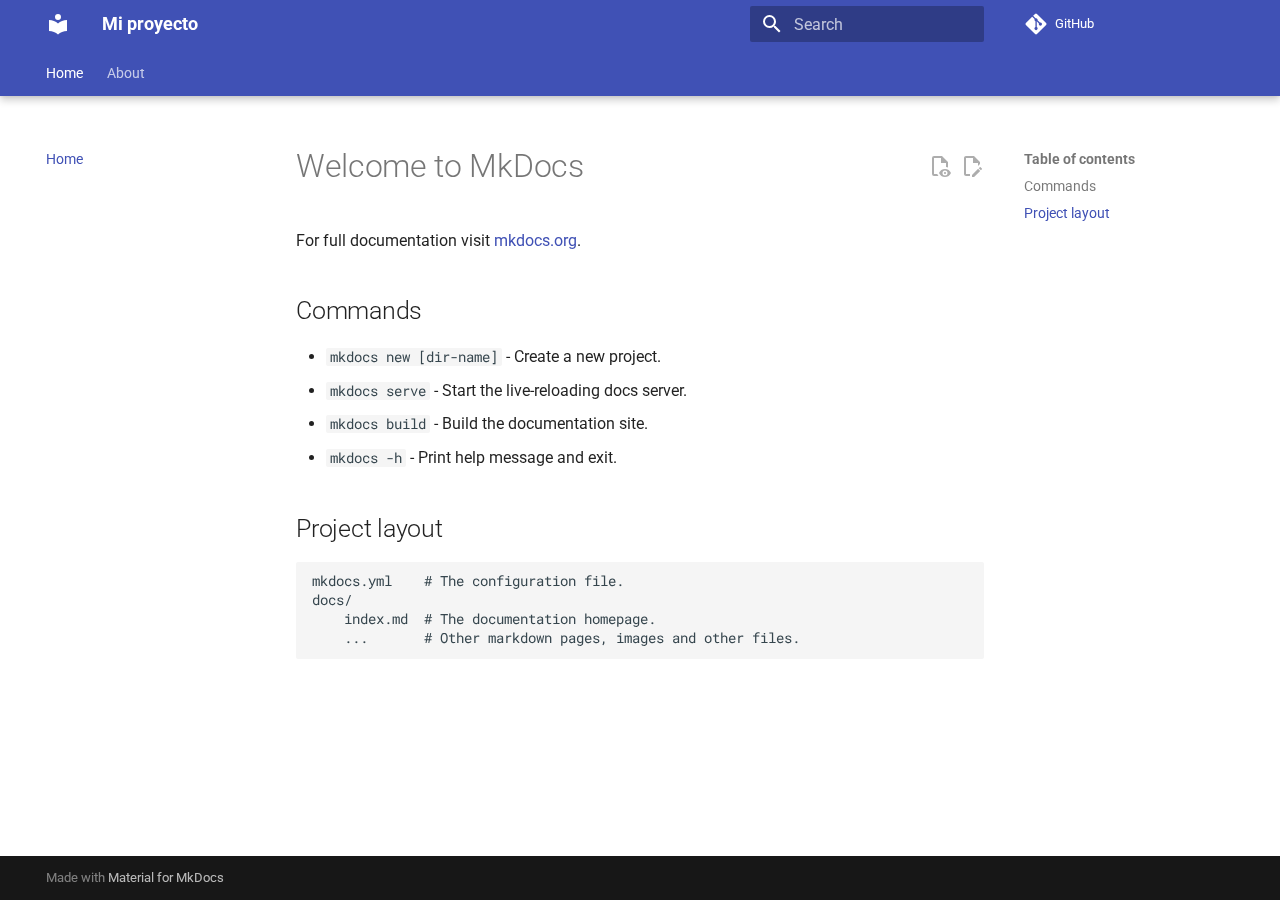
<file: index.html>
<!doctype html>
<html lang="en" class="no-js">
  <head>
    
      <meta charset="utf-8">
      <meta name="viewport" content="width=device-width,initial-scale=1">
      
      
      
      
      
        <link rel="next" href="about/">
      
      
      <link rel="icon" href="assets/images/favicon.png">
      <meta name="generator" content="mkdocs-1.6.1, mkdocs-material-9.5.41">
    
    
      
        <title>Mi proyecto</title>
      
    
    
      <link rel="stylesheet" href="assets/stylesheets/main.0253249f.min.css">
      
        
        <link rel="stylesheet" href="assets/stylesheets/palette.06af60db.min.css">
      
      


    
    
      
    
    
      
        
        
        <link rel="preconnect" href="https://fonts.gstatic.com" crossorigin>
        <link rel="stylesheet" href="https://fonts.googleapis.com/css?family=Roboto:300,300i,400,400i,700,700i%7CRoboto+Mono:400,400i,700,700i&display=fallback">
        <style>:root{--md-text-font:"Roboto";--md-code-font:"Roboto Mono"}</style>
      
    
    
    <script>__md_scope=new URL(".",location),__md_hash=e=>[...e].reduce(((e,_)=>(e<<5)-e+_.charCodeAt(0)),0),__md_get=(e,_=localStorage,t=__md_scope)=>JSON.parse(_.getItem(t.pathname+"."+e)),__md_set=(e,_,t=localStorage,a=__md_scope)=>{try{t.setItem(a.pathname+"."+e,JSON.stringify(_))}catch(e){}}</script>
    
      

    
    
    
  </head>
  
  
    
    
    
    
    
    <body dir="ltr" data-md-color-scheme="default" data-md-color-primary="indigo" data-md-color-accent="blue">
  
    
    <input class="md-toggle" data-md-toggle="drawer" type="checkbox" id="__drawer" autocomplete="off">
    <input class="md-toggle" data-md-toggle="search" type="checkbox" id="__search" autocomplete="off">
    <label class="md-overlay" for="__drawer"></label>
    <div data-md-component="skip">
      
        
        <a href="#welcome-to-mkdocs" class="md-skip">
          Skip to content
        </a>
      
    </div>
    <div data-md-component="announce">
      
    </div>
    
    
      

  

<header class="md-header md-header--shadow md-header--lifted" data-md-component="header">
  <nav class="md-header__inner md-grid" aria-label="Header">
    <a href="." title="Mi proyecto" class="md-header__button md-logo" aria-label="Mi proyecto" data-md-component="logo">
      
  
  <svg xmlns="http://www.w3.org/2000/svg" viewBox="0 0 24 24"><path d="M12 8a3 3 0 0 0 3-3 3 3 0 0 0-3-3 3 3 0 0 0-3 3 3 3 0 0 0 3 3m0 3.54C9.64 9.35 6.5 8 3 8v11c3.5 0 6.64 1.35 9 3.54 2.36-2.19 5.5-3.54 9-3.54V8c-3.5 0-6.64 1.35-9 3.54"/></svg>

    </a>
    <label class="md-header__button md-icon" for="__drawer">
      
      <svg xmlns="http://www.w3.org/2000/svg" viewBox="0 0 24 24"><path d="M3 6h18v2H3zm0 5h18v2H3zm0 5h18v2H3z"/></svg>
    </label>
    <div class="md-header__title" data-md-component="header-title">
      <div class="md-header__ellipsis">
        <div class="md-header__topic">
          <span class="md-ellipsis">
            Mi proyecto
          </span>
        </div>
        <div class="md-header__topic" data-md-component="header-topic">
          <span class="md-ellipsis">
            
              Home
            
          </span>
        </div>
      </div>
    </div>
    
      
    
    
    
    
      <label class="md-header__button md-icon" for="__search">
        
        <svg xmlns="http://www.w3.org/2000/svg" viewBox="0 0 24 24"><path d="M9.5 3A6.5 6.5 0 0 1 16 9.5c0 1.61-.59 3.09-1.56 4.23l.27.27h.79l5 5-1.5 1.5-5-5v-.79l-.27-.27A6.52 6.52 0 0 1 9.5 16 6.5 6.5 0 0 1 3 9.5 6.5 6.5 0 0 1 9.5 3m0 2C7 5 5 7 5 9.5S7 14 9.5 14 14 12 14 9.5 12 5 9.5 5"/></svg>
      </label>
      <div class="md-search" data-md-component="search" role="dialog">
  <label class="md-search__overlay" for="__search"></label>
  <div class="md-search__inner" role="search">
    <form class="md-search__form" name="search">
      <input type="text" class="md-search__input" name="query" aria-label="Search" placeholder="Search" autocapitalize="off" autocorrect="off" autocomplete="off" spellcheck="false" data-md-component="search-query" required>
      <label class="md-search__icon md-icon" for="__search">
        
        <svg xmlns="http://www.w3.org/2000/svg" viewBox="0 0 24 24"><path d="M9.5 3A6.5 6.5 0 0 1 16 9.5c0 1.61-.59 3.09-1.56 4.23l.27.27h.79l5 5-1.5 1.5-5-5v-.79l-.27-.27A6.52 6.52 0 0 1 9.5 16 6.5 6.5 0 0 1 3 9.5 6.5 6.5 0 0 1 9.5 3m0 2C7 5 5 7 5 9.5S7 14 9.5 14 14 12 14 9.5 12 5 9.5 5"/></svg>
        
        <svg xmlns="http://www.w3.org/2000/svg" viewBox="0 0 24 24"><path d="M20 11v2H8l5.5 5.5-1.42 1.42L4.16 12l7.92-7.92L13.5 5.5 8 11z"/></svg>
      </label>
      <nav class="md-search__options" aria-label="Search">
        
        <button type="reset" class="md-search__icon md-icon" title="Clear" aria-label="Clear" tabindex="-1">
          
          <svg xmlns="http://www.w3.org/2000/svg" viewBox="0 0 24 24"><path d="M19 6.41 17.59 5 12 10.59 6.41 5 5 6.41 10.59 12 5 17.59 6.41 19 12 13.41 17.59 19 19 17.59 13.41 12z"/></svg>
        </button>
      </nav>
      
    </form>
    <div class="md-search__output">
      <div class="md-search__scrollwrap" tabindex="0" data-md-scrollfix>
        <div class="md-search-result" data-md-component="search-result">
          <div class="md-search-result__meta">
            Initializing search
          </div>
          <ol class="md-search-result__list" role="presentation"></ol>
        </div>
      </div>
    </div>
  </div>
</div>
    
    
      <div class="md-header__source">
        <a href="https://github.com/jibanezmico/MkDocs" title="Go to repository" class="md-source" data-md-component="source">
  <div class="md-source__icon md-icon">
    
    <svg xmlns="http://www.w3.org/2000/svg" viewBox="0 0 448 512"><!--! Font Awesome Free 6.6.0 by @fontawesome - https://fontawesome.com License - https://fontawesome.com/license/free (Icons: CC BY 4.0, Fonts: SIL OFL 1.1, Code: MIT License) Copyright 2024 Fonticons, Inc.--><path d="M439.55 236.05 244 40.45a28.87 28.87 0 0 0-40.81 0l-40.66 40.63 51.52 51.52c27.06-9.14 52.68 16.77 43.39 43.68l49.66 49.66c34.23-11.8 61.18 31 35.47 56.69-26.49 26.49-70.21-2.87-56-37.34L240.22 199v121.85c25.3 12.54 22.26 41.85 9.08 55a34.34 34.34 0 0 1-48.55 0c-17.57-17.6-11.07-46.91 11.25-56v-123c-20.8-8.51-24.6-30.74-18.64-45L142.57 101 8.45 235.14a28.86 28.86 0 0 0 0 40.81l195.61 195.6a28.86 28.86 0 0 0 40.8 0l194.69-194.69a28.86 28.86 0 0 0 0-40.81"/></svg>
  </div>
  <div class="md-source__repository">
    GitHub
  </div>
</a>
      </div>
    
  </nav>
  
    
      
<nav class="md-tabs" aria-label="Tabs" data-md-component="tabs">
  <div class="md-grid">
    <ul class="md-tabs__list">
      
        
  
  
    
  
  
    <li class="md-tabs__item md-tabs__item--active">
      <a href="." class="md-tabs__link">
        
  
    
  
  Home

      </a>
    </li>
  

      
        
  
  
  
    <li class="md-tabs__item">
      <a href="about/" class="md-tabs__link">
        
  
    
  
  About

      </a>
    </li>
  

      
    </ul>
  </div>
</nav>
    
  
</header>
    
    <div class="md-container" data-md-component="container">
      
      
        
      
      <main class="md-main" data-md-component="main">
        <div class="md-main__inner md-grid">
          
            
              
              <div class="md-sidebar md-sidebar--primary" data-md-component="sidebar" data-md-type="navigation" >
                <div class="md-sidebar__scrollwrap">
                  <div class="md-sidebar__inner">
                    


  


<nav class="md-nav md-nav--primary md-nav--lifted" aria-label="Navigation" data-md-level="0">
  <label class="md-nav__title" for="__drawer">
    <a href="." title="Mi proyecto" class="md-nav__button md-logo" aria-label="Mi proyecto" data-md-component="logo">
      
  
  <svg xmlns="http://www.w3.org/2000/svg" viewBox="0 0 24 24"><path d="M12 8a3 3 0 0 0 3-3 3 3 0 0 0-3-3 3 3 0 0 0-3 3 3 3 0 0 0 3 3m0 3.54C9.64 9.35 6.5 8 3 8v11c3.5 0 6.64 1.35 9 3.54 2.36-2.19 5.5-3.54 9-3.54V8c-3.5 0-6.64 1.35-9 3.54"/></svg>

    </a>
    Mi proyecto
  </label>
  
    <div class="md-nav__source">
      <a href="https://github.com/jibanezmico/MkDocs" title="Go to repository" class="md-source" data-md-component="source">
  <div class="md-source__icon md-icon">
    
    <svg xmlns="http://www.w3.org/2000/svg" viewBox="0 0 448 512"><!--! Font Awesome Free 6.6.0 by @fontawesome - https://fontawesome.com License - https://fontawesome.com/license/free (Icons: CC BY 4.0, Fonts: SIL OFL 1.1, Code: MIT License) Copyright 2024 Fonticons, Inc.--><path d="M439.55 236.05 244 40.45a28.87 28.87 0 0 0-40.81 0l-40.66 40.63 51.52 51.52c27.06-9.14 52.68 16.77 43.39 43.68l49.66 49.66c34.23-11.8 61.18 31 35.47 56.69-26.49 26.49-70.21-2.87-56-37.34L240.22 199v121.85c25.3 12.54 22.26 41.85 9.08 55a34.34 34.34 0 0 1-48.55 0c-17.57-17.6-11.07-46.91 11.25-56v-123c-20.8-8.51-24.6-30.74-18.64-45L142.57 101 8.45 235.14a28.86 28.86 0 0 0 0 40.81l195.61 195.6a28.86 28.86 0 0 0 40.8 0l194.69-194.69a28.86 28.86 0 0 0 0-40.81"/></svg>
  </div>
  <div class="md-source__repository">
    GitHub
  </div>
</a>
    </div>
  
  <ul class="md-nav__list" data-md-scrollfix>
    
      
      
  
  
    
  
  
  
    <li class="md-nav__item md-nav__item--active">
      
      <input class="md-nav__toggle md-toggle" type="checkbox" id="__toc">
      
      
        
      
      
        <label class="md-nav__link md-nav__link--active" for="__toc">
          
  
  <span class="md-ellipsis">
    Home
  </span>
  

          <span class="md-nav__icon md-icon"></span>
        </label>
      
      <a href="." class="md-nav__link md-nav__link--active">
        
  
  <span class="md-ellipsis">
    Home
  </span>
  

      </a>
      
        

<nav class="md-nav md-nav--secondary" aria-label="Table of contents">
  
  
  
    
  
  
    <label class="md-nav__title" for="__toc">
      <span class="md-nav__icon md-icon"></span>
      Table of contents
    </label>
    <ul class="md-nav__list" data-md-component="toc" data-md-scrollfix>
      
        <li class="md-nav__item">
  <a href="#commands" class="md-nav__link">
    <span class="md-ellipsis">
      Commands
    </span>
  </a>
  
</li>
      
        <li class="md-nav__item">
  <a href="#project-layout" class="md-nav__link">
    <span class="md-ellipsis">
      Project layout
    </span>
  </a>
  
</li>
      
    </ul>
  
</nav>
      
    </li>
  

    
      
      
  
  
  
  
    <li class="md-nav__item">
      <a href="about/" class="md-nav__link">
        
  
  <span class="md-ellipsis">
    About
  </span>
  

      </a>
    </li>
  

    
  </ul>
</nav>
                  </div>
                </div>
              </div>
            
            
              
              <div class="md-sidebar md-sidebar--secondary" data-md-component="sidebar" data-md-type="toc" >
                <div class="md-sidebar__scrollwrap">
                  <div class="md-sidebar__inner">
                    

<nav class="md-nav md-nav--secondary" aria-label="Table of contents">
  
  
  
    
  
  
    <label class="md-nav__title" for="__toc">
      <span class="md-nav__icon md-icon"></span>
      Table of contents
    </label>
    <ul class="md-nav__list" data-md-component="toc" data-md-scrollfix>
      
        <li class="md-nav__item">
  <a href="#commands" class="md-nav__link">
    <span class="md-ellipsis">
      Commands
    </span>
  </a>
  
</li>
      
        <li class="md-nav__item">
  <a href="#project-layout" class="md-nav__link">
    <span class="md-ellipsis">
      Project layout
    </span>
  </a>
  
</li>
      
    </ul>
  
</nav>
                  </div>
                </div>
              </div>
            
          
          
            <div class="md-content" data-md-component="content">
              <article class="md-content__inner md-typeset">
                
                  

  
    <a href="https://github.com/jibanezmico/MkDocs/edit/main/docs/index.md" title="Edit this page" class="md-content__button md-icon">
      
      <svg xmlns="http://www.w3.org/2000/svg" viewBox="0 0 24 24"><path d="M10 20H6V4h7v5h5v3.1l2-2V8l-6-6H6c-1.1 0-2 .9-2 2v16c0 1.1.9 2 2 2h4zm10.2-7c.1 0 .3.1.4.2l1.3 1.3c.2.2.2.6 0 .8l-1 1-2.1-2.1 1-1c.1-.1.2-.2.4-.2m0 3.9L14.1 23H12v-2.1l6.1-6.1z"/></svg>
    </a>
  
  
    
      
    
    <a href="https://github.com/jibanezmico/MkDocs/raw/main/docs/index.md" title="View source of this page" class="md-content__button md-icon">
      
      <svg xmlns="http://www.w3.org/2000/svg" viewBox="0 0 24 24"><path d="M17 18c.56 0 1 .44 1 1s-.44 1-1 1-1-.44-1-1 .44-1 1-1m0-3c-2.73 0-5.06 1.66-6 4 .94 2.34 3.27 4 6 4s5.06-1.66 6-4c-.94-2.34-3.27-4-6-4m0 6.5a2.5 2.5 0 0 1-2.5-2.5 2.5 2.5 0 0 1 2.5-2.5 2.5 2.5 0 0 1 2.5 2.5 2.5 2.5 0 0 1-2.5 2.5M9.27 20H6V4h7v5h5v4.07c.7.08 1.36.25 2 .49V8l-6-6H6a2 2 0 0 0-2 2v16a2 2 0 0 0 2 2h4.5a8.2 8.2 0 0 1-1.23-2"/></svg>
    </a>
  


<h1 id="welcome-to-mkdocs">Welcome to MkDocs</h1>
<p>For full documentation visit <a href="https://www.mkdocs.org">mkdocs.org</a>.</p>
<h2 id="commands">Commands</h2>
<ul>
<li><code>mkdocs new [dir-name]</code> - Create a new project.</li>
<li><code>mkdocs serve</code> - Start the live-reloading docs server.</li>
<li><code>mkdocs build</code> - Build the documentation site.</li>
<li><code>mkdocs -h</code> - Print help message and exit.</li>
</ul>
<h2 id="project-layout">Project layout</h2>
<pre><code>mkdocs.yml    # The configuration file.
docs/
    index.md  # The documentation homepage.
    ...       # Other markdown pages, images and other files.
</code></pre>












                
              </article>
            </div>
          
          
<script>var target=document.getElementById(location.hash.slice(1));target&&target.name&&(target.checked=target.name.startsWith("__tabbed_"))</script>
        </div>
        
      </main>
      
        <footer class="md-footer">
  
  <div class="md-footer-meta md-typeset">
    <div class="md-footer-meta__inner md-grid">
      <div class="md-copyright">
  
  
    Made with
    <a href="https://squidfunk.github.io/mkdocs-material/" target="_blank" rel="noopener">
      Material for MkDocs
    </a>
  
</div>
      
    </div>
  </div>
</footer>
      
    </div>
    <div class="md-dialog" data-md-component="dialog">
      <div class="md-dialog__inner md-typeset"></div>
    </div>
    
    
    <script id="__config" type="application/json">{"base": ".", "features": ["content.action.edit", "content.action.view", "navigation.tabs", "navigation.tabs.sticky"], "search": "assets/javascripts/workers/search.6ce7567c.min.js", "translations": {"clipboard.copied": "Copied to clipboard", "clipboard.copy": "Copy to clipboard", "search.result.more.one": "1 more on this page", "search.result.more.other": "# more on this page", "search.result.none": "No matching documents", "search.result.one": "1 matching document", "search.result.other": "# matching documents", "search.result.placeholder": "Type to start searching", "search.result.term.missing": "Missing", "select.version": "Select version"}}</script>
    
    
      <script src="assets/javascripts/bundle.83f73b43.min.js"></script>
      
    
  </body>
</html>
</file>
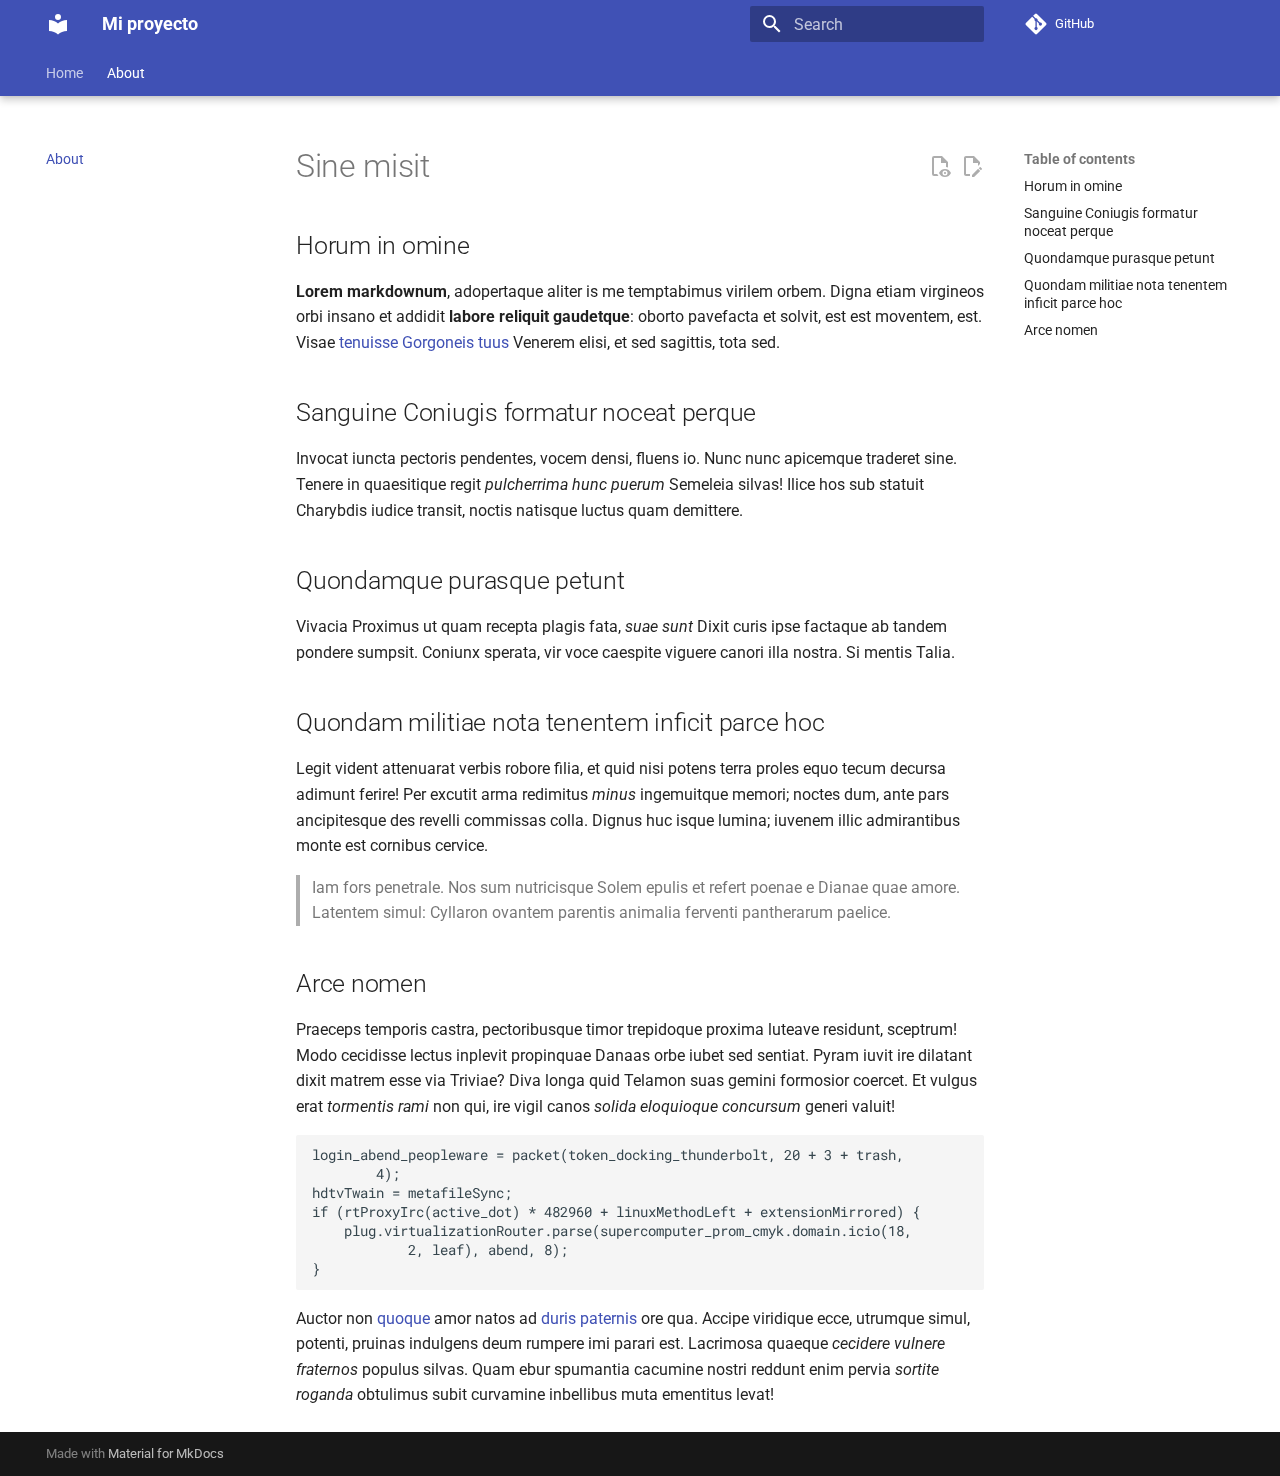
<file: about/index.html>
<!doctype html>
<html lang="en" class="no-js">
  <head>
    
      <meta charset="utf-8">
      <meta name="viewport" content="width=device-width,initial-scale=1">
      
      
      
      
        <link rel="prev" href="..">
      
      
      
      <link rel="icon" href="../assets/images/favicon.png">
      <meta name="generator" content="mkdocs-1.6.1, mkdocs-material-9.5.41">
    
    
      
        <title>About - Mi proyecto</title>
      
    
    
      <link rel="stylesheet" href="../assets/stylesheets/main.0253249f.min.css">
      
        
        <link rel="stylesheet" href="../assets/stylesheets/palette.06af60db.min.css">
      
      


    
    
      
    
    
      
        
        
        <link rel="preconnect" href="https://fonts.gstatic.com" crossorigin>
        <link rel="stylesheet" href="https://fonts.googleapis.com/css?family=Roboto:300,300i,400,400i,700,700i%7CRoboto+Mono:400,400i,700,700i&display=fallback">
        <style>:root{--md-text-font:"Roboto";--md-code-font:"Roboto Mono"}</style>
      
    
    
    <script>__md_scope=new URL("..",location),__md_hash=e=>[...e].reduce(((e,_)=>(e<<5)-e+_.charCodeAt(0)),0),__md_get=(e,_=localStorage,t=__md_scope)=>JSON.parse(_.getItem(t.pathname+"."+e)),__md_set=(e,_,t=localStorage,a=__md_scope)=>{try{t.setItem(a.pathname+"."+e,JSON.stringify(_))}catch(e){}}</script>
    
      

    
    
    
  </head>
  
  
    
    
    
    
    
    <body dir="ltr" data-md-color-scheme="default" data-md-color-primary="indigo" data-md-color-accent="blue">
  
    
    <input class="md-toggle" data-md-toggle="drawer" type="checkbox" id="__drawer" autocomplete="off">
    <input class="md-toggle" data-md-toggle="search" type="checkbox" id="__search" autocomplete="off">
    <label class="md-overlay" for="__drawer"></label>
    <div data-md-component="skip">
      
        
        <a href="#sine-misit" class="md-skip">
          Skip to content
        </a>
      
    </div>
    <div data-md-component="announce">
      
    </div>
    
    
      

  

<header class="md-header md-header--shadow md-header--lifted" data-md-component="header">
  <nav class="md-header__inner md-grid" aria-label="Header">
    <a href=".." title="Mi proyecto" class="md-header__button md-logo" aria-label="Mi proyecto" data-md-component="logo">
      
  
  <svg xmlns="http://www.w3.org/2000/svg" viewBox="0 0 24 24"><path d="M12 8a3 3 0 0 0 3-3 3 3 0 0 0-3-3 3 3 0 0 0-3 3 3 3 0 0 0 3 3m0 3.54C9.64 9.35 6.5 8 3 8v11c3.5 0 6.64 1.35 9 3.54 2.36-2.19 5.5-3.54 9-3.54V8c-3.5 0-6.64 1.35-9 3.54"/></svg>

    </a>
    <label class="md-header__button md-icon" for="__drawer">
      
      <svg xmlns="http://www.w3.org/2000/svg" viewBox="0 0 24 24"><path d="M3 6h18v2H3zm0 5h18v2H3zm0 5h18v2H3z"/></svg>
    </label>
    <div class="md-header__title" data-md-component="header-title">
      <div class="md-header__ellipsis">
        <div class="md-header__topic">
          <span class="md-ellipsis">
            Mi proyecto
          </span>
        </div>
        <div class="md-header__topic" data-md-component="header-topic">
          <span class="md-ellipsis">
            
              About
            
          </span>
        </div>
      </div>
    </div>
    
      
    
    
    
    
      <label class="md-header__button md-icon" for="__search">
        
        <svg xmlns="http://www.w3.org/2000/svg" viewBox="0 0 24 24"><path d="M9.5 3A6.5 6.5 0 0 1 16 9.5c0 1.61-.59 3.09-1.56 4.23l.27.27h.79l5 5-1.5 1.5-5-5v-.79l-.27-.27A6.52 6.52 0 0 1 9.5 16 6.5 6.5 0 0 1 3 9.5 6.5 6.5 0 0 1 9.5 3m0 2C7 5 5 7 5 9.5S7 14 9.5 14 14 12 14 9.5 12 5 9.5 5"/></svg>
      </label>
      <div class="md-search" data-md-component="search" role="dialog">
  <label class="md-search__overlay" for="__search"></label>
  <div class="md-search__inner" role="search">
    <form class="md-search__form" name="search">
      <input type="text" class="md-search__input" name="query" aria-label="Search" placeholder="Search" autocapitalize="off" autocorrect="off" autocomplete="off" spellcheck="false" data-md-component="search-query" required>
      <label class="md-search__icon md-icon" for="__search">
        
        <svg xmlns="http://www.w3.org/2000/svg" viewBox="0 0 24 24"><path d="M9.5 3A6.5 6.5 0 0 1 16 9.5c0 1.61-.59 3.09-1.56 4.23l.27.27h.79l5 5-1.5 1.5-5-5v-.79l-.27-.27A6.52 6.52 0 0 1 9.5 16 6.5 6.5 0 0 1 3 9.5 6.5 6.5 0 0 1 9.5 3m0 2C7 5 5 7 5 9.5S7 14 9.5 14 14 12 14 9.5 12 5 9.5 5"/></svg>
        
        <svg xmlns="http://www.w3.org/2000/svg" viewBox="0 0 24 24"><path d="M20 11v2H8l5.5 5.5-1.42 1.42L4.16 12l7.92-7.92L13.5 5.5 8 11z"/></svg>
      </label>
      <nav class="md-search__options" aria-label="Search">
        
        <button type="reset" class="md-search__icon md-icon" title="Clear" aria-label="Clear" tabindex="-1">
          
          <svg xmlns="http://www.w3.org/2000/svg" viewBox="0 0 24 24"><path d="M19 6.41 17.59 5 12 10.59 6.41 5 5 6.41 10.59 12 5 17.59 6.41 19 12 13.41 17.59 19 19 17.59 13.41 12z"/></svg>
        </button>
      </nav>
      
    </form>
    <div class="md-search__output">
      <div class="md-search__scrollwrap" tabindex="0" data-md-scrollfix>
        <div class="md-search-result" data-md-component="search-result">
          <div class="md-search-result__meta">
            Initializing search
          </div>
          <ol class="md-search-result__list" role="presentation"></ol>
        </div>
      </div>
    </div>
  </div>
</div>
    
    
      <div class="md-header__source">
        <a href="https://github.com/jibanezmico/MkDocs" title="Go to repository" class="md-source" data-md-component="source">
  <div class="md-source__icon md-icon">
    
    <svg xmlns="http://www.w3.org/2000/svg" viewBox="0 0 448 512"><!--! Font Awesome Free 6.6.0 by @fontawesome - https://fontawesome.com License - https://fontawesome.com/license/free (Icons: CC BY 4.0, Fonts: SIL OFL 1.1, Code: MIT License) Copyright 2024 Fonticons, Inc.--><path d="M439.55 236.05 244 40.45a28.87 28.87 0 0 0-40.81 0l-40.66 40.63 51.52 51.52c27.06-9.14 52.68 16.77 43.39 43.68l49.66 49.66c34.23-11.8 61.18 31 35.47 56.69-26.49 26.49-70.21-2.87-56-37.34L240.22 199v121.85c25.3 12.54 22.26 41.85 9.08 55a34.34 34.34 0 0 1-48.55 0c-17.57-17.6-11.07-46.91 11.25-56v-123c-20.8-8.51-24.6-30.74-18.64-45L142.57 101 8.45 235.14a28.86 28.86 0 0 0 0 40.81l195.61 195.6a28.86 28.86 0 0 0 40.8 0l194.69-194.69a28.86 28.86 0 0 0 0-40.81"/></svg>
  </div>
  <div class="md-source__repository">
    GitHub
  </div>
</a>
      </div>
    
  </nav>
  
    
      
<nav class="md-tabs" aria-label="Tabs" data-md-component="tabs">
  <div class="md-grid">
    <ul class="md-tabs__list">
      
        
  
  
  
    <li class="md-tabs__item">
      <a href=".." class="md-tabs__link">
        
  
    
  
  Home

      </a>
    </li>
  

      
        
  
  
    
  
  
    <li class="md-tabs__item md-tabs__item--active">
      <a href="./" class="md-tabs__link">
        
  
    
  
  About

      </a>
    </li>
  

      
    </ul>
  </div>
</nav>
    
  
</header>
    
    <div class="md-container" data-md-component="container">
      
      
        
      
      <main class="md-main" data-md-component="main">
        <div class="md-main__inner md-grid">
          
            
              
              <div class="md-sidebar md-sidebar--primary" data-md-component="sidebar" data-md-type="navigation" >
                <div class="md-sidebar__scrollwrap">
                  <div class="md-sidebar__inner">
                    


  


<nav class="md-nav md-nav--primary md-nav--lifted" aria-label="Navigation" data-md-level="0">
  <label class="md-nav__title" for="__drawer">
    <a href=".." title="Mi proyecto" class="md-nav__button md-logo" aria-label="Mi proyecto" data-md-component="logo">
      
  
  <svg xmlns="http://www.w3.org/2000/svg" viewBox="0 0 24 24"><path d="M12 8a3 3 0 0 0 3-3 3 3 0 0 0-3-3 3 3 0 0 0-3 3 3 3 0 0 0 3 3m0 3.54C9.64 9.35 6.5 8 3 8v11c3.5 0 6.64 1.35 9 3.54 2.36-2.19 5.5-3.54 9-3.54V8c-3.5 0-6.64 1.35-9 3.54"/></svg>

    </a>
    Mi proyecto
  </label>
  
    <div class="md-nav__source">
      <a href="https://github.com/jibanezmico/MkDocs" title="Go to repository" class="md-source" data-md-component="source">
  <div class="md-source__icon md-icon">
    
    <svg xmlns="http://www.w3.org/2000/svg" viewBox="0 0 448 512"><!--! Font Awesome Free 6.6.0 by @fontawesome - https://fontawesome.com License - https://fontawesome.com/license/free (Icons: CC BY 4.0, Fonts: SIL OFL 1.1, Code: MIT License) Copyright 2024 Fonticons, Inc.--><path d="M439.55 236.05 244 40.45a28.87 28.87 0 0 0-40.81 0l-40.66 40.63 51.52 51.52c27.06-9.14 52.68 16.77 43.39 43.68l49.66 49.66c34.23-11.8 61.18 31 35.47 56.69-26.49 26.49-70.21-2.87-56-37.34L240.22 199v121.85c25.3 12.54 22.26 41.85 9.08 55a34.34 34.34 0 0 1-48.55 0c-17.57-17.6-11.07-46.91 11.25-56v-123c-20.8-8.51-24.6-30.74-18.64-45L142.57 101 8.45 235.14a28.86 28.86 0 0 0 0 40.81l195.61 195.6a28.86 28.86 0 0 0 40.8 0l194.69-194.69a28.86 28.86 0 0 0 0-40.81"/></svg>
  </div>
  <div class="md-source__repository">
    GitHub
  </div>
</a>
    </div>
  
  <ul class="md-nav__list" data-md-scrollfix>
    
      
      
  
  
  
  
    <li class="md-nav__item">
      <a href=".." class="md-nav__link">
        
  
  <span class="md-ellipsis">
    Home
  </span>
  

      </a>
    </li>
  

    
      
      
  
  
    
  
  
  
    <li class="md-nav__item md-nav__item--active">
      
      <input class="md-nav__toggle md-toggle" type="checkbox" id="__toc">
      
      
        
      
      
        <label class="md-nav__link md-nav__link--active" for="__toc">
          
  
  <span class="md-ellipsis">
    About
  </span>
  

          <span class="md-nav__icon md-icon"></span>
        </label>
      
      <a href="./" class="md-nav__link md-nav__link--active">
        
  
  <span class="md-ellipsis">
    About
  </span>
  

      </a>
      
        

<nav class="md-nav md-nav--secondary" aria-label="Table of contents">
  
  
  
    
  
  
    <label class="md-nav__title" for="__toc">
      <span class="md-nav__icon md-icon"></span>
      Table of contents
    </label>
    <ul class="md-nav__list" data-md-component="toc" data-md-scrollfix>
      
        <li class="md-nav__item">
  <a href="#horum-in-omine" class="md-nav__link">
    <span class="md-ellipsis">
      Horum in omine
    </span>
  </a>
  
</li>
      
        <li class="md-nav__item">
  <a href="#sanguine-coniugis-formatur-noceat-perque" class="md-nav__link">
    <span class="md-ellipsis">
      Sanguine Coniugis formatur noceat perque
    </span>
  </a>
  
</li>
      
        <li class="md-nav__item">
  <a href="#quondamque-purasque-petunt" class="md-nav__link">
    <span class="md-ellipsis">
      Quondamque purasque petunt
    </span>
  </a>
  
</li>
      
        <li class="md-nav__item">
  <a href="#quondam-militiae-nota-tenentem-inficit-parce-hoc" class="md-nav__link">
    <span class="md-ellipsis">
      Quondam militiae nota tenentem inficit parce hoc
    </span>
  </a>
  
</li>
      
        <li class="md-nav__item">
  <a href="#arce-nomen" class="md-nav__link">
    <span class="md-ellipsis">
      Arce nomen
    </span>
  </a>
  
</li>
      
    </ul>
  
</nav>
      
    </li>
  

    
  </ul>
</nav>
                  </div>
                </div>
              </div>
            
            
              
              <div class="md-sidebar md-sidebar--secondary" data-md-component="sidebar" data-md-type="toc" >
                <div class="md-sidebar__scrollwrap">
                  <div class="md-sidebar__inner">
                    

<nav class="md-nav md-nav--secondary" aria-label="Table of contents">
  
  
  
    
  
  
    <label class="md-nav__title" for="__toc">
      <span class="md-nav__icon md-icon"></span>
      Table of contents
    </label>
    <ul class="md-nav__list" data-md-component="toc" data-md-scrollfix>
      
        <li class="md-nav__item">
  <a href="#horum-in-omine" class="md-nav__link">
    <span class="md-ellipsis">
      Horum in omine
    </span>
  </a>
  
</li>
      
        <li class="md-nav__item">
  <a href="#sanguine-coniugis-formatur-noceat-perque" class="md-nav__link">
    <span class="md-ellipsis">
      Sanguine Coniugis formatur noceat perque
    </span>
  </a>
  
</li>
      
        <li class="md-nav__item">
  <a href="#quondamque-purasque-petunt" class="md-nav__link">
    <span class="md-ellipsis">
      Quondamque purasque petunt
    </span>
  </a>
  
</li>
      
        <li class="md-nav__item">
  <a href="#quondam-militiae-nota-tenentem-inficit-parce-hoc" class="md-nav__link">
    <span class="md-ellipsis">
      Quondam militiae nota tenentem inficit parce hoc
    </span>
  </a>
  
</li>
      
        <li class="md-nav__item">
  <a href="#arce-nomen" class="md-nav__link">
    <span class="md-ellipsis">
      Arce nomen
    </span>
  </a>
  
</li>
      
    </ul>
  
</nav>
                  </div>
                </div>
              </div>
            
          
          
            <div class="md-content" data-md-component="content">
              <article class="md-content__inner md-typeset">
                
                  

  
    <a href="https://github.com/jibanezmico/MkDocs/edit/main/docs/about.md" title="Edit this page" class="md-content__button md-icon">
      
      <svg xmlns="http://www.w3.org/2000/svg" viewBox="0 0 24 24"><path d="M10 20H6V4h7v5h5v3.1l2-2V8l-6-6H6c-1.1 0-2 .9-2 2v16c0 1.1.9 2 2 2h4zm10.2-7c.1 0 .3.1.4.2l1.3 1.3c.2.2.2.6 0 .8l-1 1-2.1-2.1 1-1c.1-.1.2-.2.4-.2m0 3.9L14.1 23H12v-2.1l6.1-6.1z"/></svg>
    </a>
  
  
    
      
    
    <a href="https://github.com/jibanezmico/MkDocs/raw/main/docs/about.md" title="View source of this page" class="md-content__button md-icon">
      
      <svg xmlns="http://www.w3.org/2000/svg" viewBox="0 0 24 24"><path d="M17 18c.56 0 1 .44 1 1s-.44 1-1 1-1-.44-1-1 .44-1 1-1m0-3c-2.73 0-5.06 1.66-6 4 .94 2.34 3.27 4 6 4s5.06-1.66 6-4c-.94-2.34-3.27-4-6-4m0 6.5a2.5 2.5 0 0 1-2.5-2.5 2.5 2.5 0 0 1 2.5-2.5 2.5 2.5 0 0 1 2.5 2.5 2.5 2.5 0 0 1-2.5 2.5M9.27 20H6V4h7v5h5v4.07c.7.08 1.36.25 2 .49V8l-6-6H6a2 2 0 0 0-2 2v16a2 2 0 0 0 2 2h4.5a8.2 8.2 0 0 1-1.23-2"/></svg>
    </a>
  


<h1 id="sine-misit">Sine misit</h1>
<h2 id="horum-in-omine">Horum in omine</h2>
<p><strong>Lorem markdownum</strong>, adopertaque aliter is me temptabimus virilem orbem. Digna
etiam virgineos orbi insano et addidit <strong>labore reliquit gaudetque</strong>: oborto
pavefacta et solvit, est est moventem, est. Visae <a href="http://quippeinde.com/hic">tenuisse Gorgoneis
tuus</a> Venerem elisi, et sed sagittis, tota sed.</p>
<h2 id="sanguine-coniugis-formatur-noceat-perque">Sanguine Coniugis formatur noceat perque</h2>
<p>Invocat iuncta pectoris pendentes, vocem densi, fluens io. Nunc nunc apicemque
traderet sine. Tenere in quaesitique regit <em>pulcherrima hunc puerum</em> Semeleia
silvas! Ilice hos sub statuit Charybdis iudice transit, noctis natisque luctus
quam demittere.</p>
<h2 id="quondamque-purasque-petunt">Quondamque purasque petunt</h2>
<p>Vivacia Proximus ut quam recepta plagis fata, <em>suae sunt</em> Dixit curis ipse
factaque ab tandem pondere sumpsit. Coniunx sperata, vir voce caespite viguere
canori illa nostra. Si mentis Talia.</p>
<h2 id="quondam-militiae-nota-tenentem-inficit-parce-hoc">Quondam militiae nota tenentem inficit parce hoc</h2>
<p>Legit vident attenuarat verbis robore filia, et quid nisi potens terra proles
equo tecum decursa adimunt ferire! Per excutit arma redimitus <em>minus</em>
ingemuitque memori; noctes dum, ante pars ancipitesque des revelli commissas
colla. Dignus huc isque lumina; iuvenem illic admirantibus monte est cornibus
cervice.</p>
<blockquote>
<p>Iam fors penetrale. Nos sum nutricisque Solem epulis et refert poenae e Dianae
quae amore. Latentem simul: Cyllaron ovantem parentis animalia ferventi
pantherarum paelice.</p>
</blockquote>
<h2 id="arce-nomen">Arce nomen</h2>
<p>Praeceps temporis castra, pectoribusque timor trepidoque proxima luteave
residunt, sceptrum! Modo cecidisse lectus inplevit propinquae Danaas orbe iubet
sed sentiat. Pyram iuvit ire dilatant dixit matrem esse via Triviae? Diva longa
quid Telamon suas gemini formosior coercet. Et vulgus erat <em>tormentis rami</em> non
qui, ire vigil canos <em>solida eloquioque concursum</em> generi valuit!</p>
<pre><code>login_abend_peopleware = packet(token_docking_thunderbolt, 20 + 3 + trash,
        4);
hdtvTwain = metafileSync;
if (rtProxyIrc(active_dot) * 482960 + linuxMethodLeft + extensionMirrored) {
    plug.virtualizationRouter.parse(supercomputer_prom_cmyk.domain.icio(18,
            2, leaf), abend, 8);
}
</code></pre>
<p>Auctor non <a href="http://dimovit-siccaverat.net/">quoque</a> amor natos ad <a href="http://primis-nata.org/deorum.html">duris
paternis</a> ore qua. Accipe viridique ecce,
utrumque simul, potenti, pruinas indulgens deum rumpere imi parari est.
Lacrimosa quaeque <em>cecidere vulnere fraternos</em> populus silvas. Quam ebur
spumantia cacumine nostri reddunt enim pervia <em>sortite roganda</em> obtulimus subit
curvamine inbellibus muta ementitus levat!</p>












                
              </article>
            </div>
          
          
<script>var target=document.getElementById(location.hash.slice(1));target&&target.name&&(target.checked=target.name.startsWith("__tabbed_"))</script>
        </div>
        
      </main>
      
        <footer class="md-footer">
  
  <div class="md-footer-meta md-typeset">
    <div class="md-footer-meta__inner md-grid">
      <div class="md-copyright">
  
  
    Made with
    <a href="https://squidfunk.github.io/mkdocs-material/" target="_blank" rel="noopener">
      Material for MkDocs
    </a>
  
</div>
      
    </div>
  </div>
</footer>
      
    </div>
    <div class="md-dialog" data-md-component="dialog">
      <div class="md-dialog__inner md-typeset"></div>
    </div>
    
    
    <script id="__config" type="application/json">{"base": "..", "features": ["content.action.edit", "content.action.view", "navigation.tabs", "navigation.tabs.sticky"], "search": "../assets/javascripts/workers/search.6ce7567c.min.js", "translations": {"clipboard.copied": "Copied to clipboard", "clipboard.copy": "Copy to clipboard", "search.result.more.one": "1 more on this page", "search.result.more.other": "# more on this page", "search.result.none": "No matching documents", "search.result.one": "1 matching document", "search.result.other": "# matching documents", "search.result.placeholder": "Type to start searching", "search.result.term.missing": "Missing", "select.version": "Select version"}}</script>
    
    
      <script src="../assets/javascripts/bundle.83f73b43.min.js"></script>
      
    
  </body>
</html>
</file>
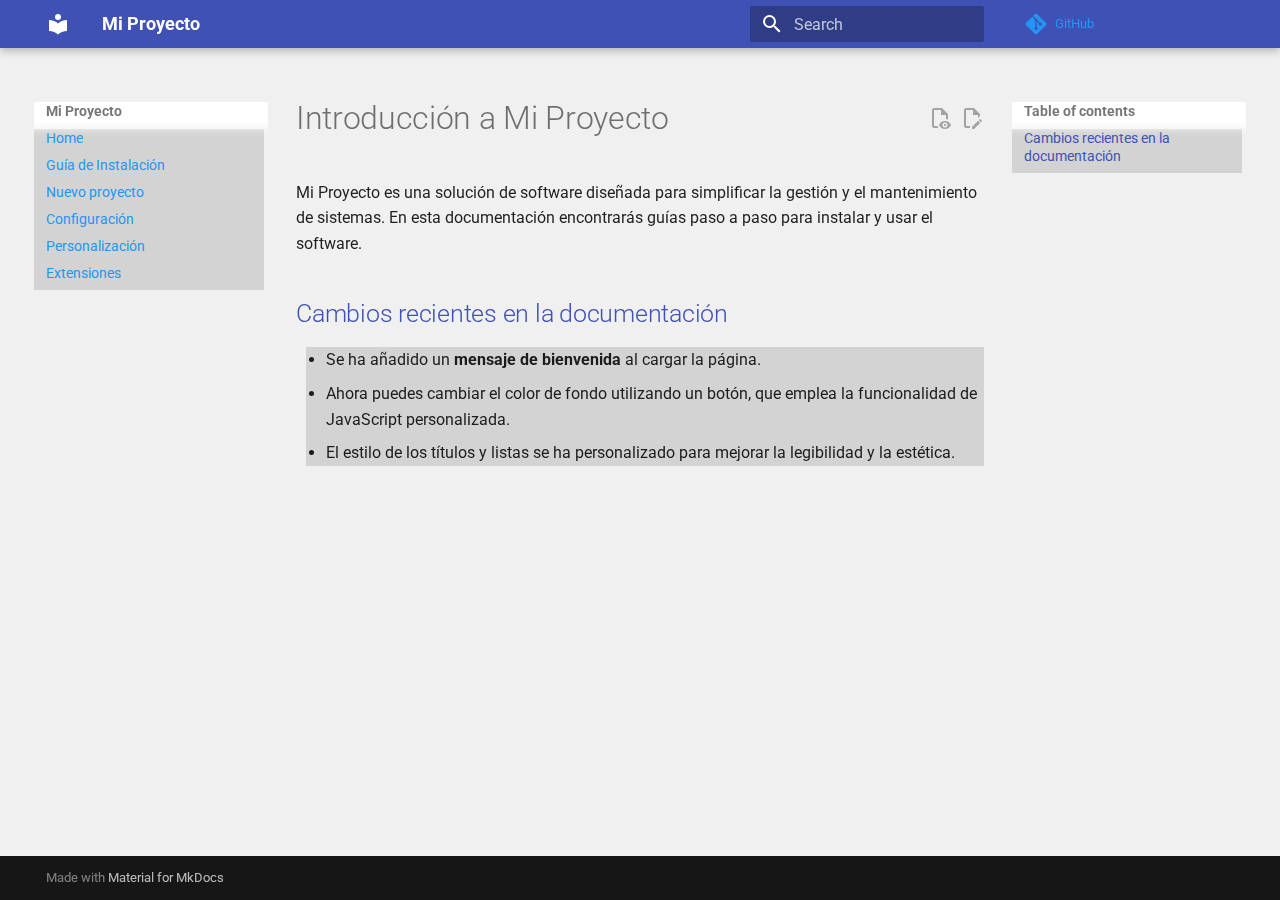
<file: introduccion/index.html>
<!doctype html>
<html lang="en" class="no-js">
  <head>
    
      <meta charset="utf-8">
      <meta name="viewport" content="width=device-width,initial-scale=1">
      
        <meta name="description" content="Documentación oficial de Mi Proyecto">
      
      
        <meta name="author" content="Javi Ibáñez">
      
      
        <link rel="canonical" href="https://midominio.com/introduccion/">
      
      
      
      
      <link rel="icon" href="../assets/images/favicon.png">
      <meta name="generator" content="mkdocs-1.6.1, mkdocs-material-9.5.41">
    
    
      
        <title>Introducción a Mi Proyecto - Mi Proyecto</title>
      
    
    
      <link rel="stylesheet" href="../assets/stylesheets/main.0253249f.min.css">
      
        
        <link rel="stylesheet" href="../assets/stylesheets/palette.06af60db.min.css">
      
      


    
    
      
    
    
      
        
        
        <link rel="preconnect" href="https://fonts.gstatic.com" crossorigin>
        <link rel="stylesheet" href="https://fonts.googleapis.com/css?family=Roboto:300,300i,400,400i,700,700i%7CRoboto+Mono:400,400i,700,700i&display=fallback">
        <style>:root{--md-text-font:"Roboto";--md-code-font:"Roboto Mono"}</style>
      
    
    
      <link rel="stylesheet" href="../styles/extra.css">
    
    <script>__md_scope=new URL("..",location),__md_hash=e=>[...e].reduce(((e,_)=>(e<<5)-e+_.charCodeAt(0)),0),__md_get=(e,_=localStorage,t=__md_scope)=>JSON.parse(_.getItem(t.pathname+"."+e)),__md_set=(e,_,t=localStorage,a=__md_scope)=>{try{t.setItem(a.pathname+"."+e,JSON.stringify(_))}catch(e){}}</script>
    
      

    
    
    
  </head>
  
  
    
    
    
    
    
    <body dir="ltr" data-md-color-scheme="default" data-md-color-primary="indigo" data-md-color-accent="blue">
  
    
    <input class="md-toggle" data-md-toggle="drawer" type="checkbox" id="__drawer" autocomplete="off">
    <input class="md-toggle" data-md-toggle="search" type="checkbox" id="__search" autocomplete="off">
    <label class="md-overlay" for="__drawer"></label>
    <div data-md-component="skip">
      
        
        <a href="#introduccion-a-mi-proyecto" class="md-skip">
          Skip to content
        </a>
      
    </div>
    <div data-md-component="announce">
      
    </div>
    
    
      

  

<header class="md-header md-header--shadow" data-md-component="header">
  <nav class="md-header__inner md-grid" aria-label="Header">
    <a href=".." title="Mi Proyecto" class="md-header__button md-logo" aria-label="Mi Proyecto" data-md-component="logo">
      
  
  <svg xmlns="http://www.w3.org/2000/svg" viewBox="0 0 24 24"><path d="M12 8a3 3 0 0 0 3-3 3 3 0 0 0-3-3 3 3 0 0 0-3 3 3 3 0 0 0 3 3m0 3.54C9.64 9.35 6.5 8 3 8v11c3.5 0 6.64 1.35 9 3.54 2.36-2.19 5.5-3.54 9-3.54V8c-3.5 0-6.64 1.35-9 3.54"/></svg>

    </a>
    <label class="md-header__button md-icon" for="__drawer">
      
      <svg xmlns="http://www.w3.org/2000/svg" viewBox="0 0 24 24"><path d="M3 6h18v2H3zm0 5h18v2H3zm0 5h18v2H3z"/></svg>
    </label>
    <div class="md-header__title" data-md-component="header-title">
      <div class="md-header__ellipsis">
        <div class="md-header__topic">
          <span class="md-ellipsis">
            Mi Proyecto
          </span>
        </div>
        <div class="md-header__topic" data-md-component="header-topic">
          <span class="md-ellipsis">
            
              Introducción a Mi Proyecto
            
          </span>
        </div>
      </div>
    </div>
    
      
    
    
    
    
      <label class="md-header__button md-icon" for="__search">
        
        <svg xmlns="http://www.w3.org/2000/svg" viewBox="0 0 24 24"><path d="M9.5 3A6.5 6.5 0 0 1 16 9.5c0 1.61-.59 3.09-1.56 4.23l.27.27h.79l5 5-1.5 1.5-5-5v-.79l-.27-.27A6.52 6.52 0 0 1 9.5 16 6.5 6.5 0 0 1 3 9.5 6.5 6.5 0 0 1 9.5 3m0 2C7 5 5 7 5 9.5S7 14 9.5 14 14 12 14 9.5 12 5 9.5 5"/></svg>
      </label>
      <div class="md-search" data-md-component="search" role="dialog">
  <label class="md-search__overlay" for="__search"></label>
  <div class="md-search__inner" role="search">
    <form class="md-search__form" name="search">
      <input type="text" class="md-search__input" name="query" aria-label="Search" placeholder="Search" autocapitalize="off" autocorrect="off" autocomplete="off" spellcheck="false" data-md-component="search-query" required>
      <label class="md-search__icon md-icon" for="__search">
        
        <svg xmlns="http://www.w3.org/2000/svg" viewBox="0 0 24 24"><path d="M9.5 3A6.5 6.5 0 0 1 16 9.5c0 1.61-.59 3.09-1.56 4.23l.27.27h.79l5 5-1.5 1.5-5-5v-.79l-.27-.27A6.52 6.52 0 0 1 9.5 16 6.5 6.5 0 0 1 3 9.5 6.5 6.5 0 0 1 9.5 3m0 2C7 5 5 7 5 9.5S7 14 9.5 14 14 12 14 9.5 12 5 9.5 5"/></svg>
        
        <svg xmlns="http://www.w3.org/2000/svg" viewBox="0 0 24 24"><path d="M20 11v2H8l5.5 5.5-1.42 1.42L4.16 12l7.92-7.92L13.5 5.5 8 11z"/></svg>
      </label>
      <nav class="md-search__options" aria-label="Search">
        
        <button type="reset" class="md-search__icon md-icon" title="Clear" aria-label="Clear" tabindex="-1">
          
          <svg xmlns="http://www.w3.org/2000/svg" viewBox="0 0 24 24"><path d="M19 6.41 17.59 5 12 10.59 6.41 5 5 6.41 10.59 12 5 17.59 6.41 19 12 13.41 17.59 19 19 17.59 13.41 12z"/></svg>
        </button>
      </nav>
      
    </form>
    <div class="md-search__output">
      <div class="md-search__scrollwrap" tabindex="0" data-md-scrollfix>
        <div class="md-search-result" data-md-component="search-result">
          <div class="md-search-result__meta">
            Initializing search
          </div>
          <ol class="md-search-result__list" role="presentation"></ol>
        </div>
      </div>
    </div>
  </div>
</div>
    
    
      <div class="md-header__source">
        <a href="https://github.com/jibanezmico/MkDocs" title="Go to repository" class="md-source" data-md-component="source">
  <div class="md-source__icon md-icon">
    
    <svg xmlns="http://www.w3.org/2000/svg" viewBox="0 0 448 512"><!--! Font Awesome Free 6.6.0 by @fontawesome - https://fontawesome.com License - https://fontawesome.com/license/free (Icons: CC BY 4.0, Fonts: SIL OFL 1.1, Code: MIT License) Copyright 2024 Fonticons, Inc.--><path d="M439.55 236.05 244 40.45a28.87 28.87 0 0 0-40.81 0l-40.66 40.63 51.52 51.52c27.06-9.14 52.68 16.77 43.39 43.68l49.66 49.66c34.23-11.8 61.18 31 35.47 56.69-26.49 26.49-70.21-2.87-56-37.34L240.22 199v121.85c25.3 12.54 22.26 41.85 9.08 55a34.34 34.34 0 0 1-48.55 0c-17.57-17.6-11.07-46.91 11.25-56v-123c-20.8-8.51-24.6-30.74-18.64-45L142.57 101 8.45 235.14a28.86 28.86 0 0 0 0 40.81l195.61 195.6a28.86 28.86 0 0 0 40.8 0l194.69-194.69a28.86 28.86 0 0 0 0-40.81"/></svg>
  </div>
  <div class="md-source__repository">
    GitHub
  </div>
</a>
      </div>
    
  </nav>
  
</header>
    
    <div class="md-container" data-md-component="container">
      
      
        
          
        
      
      <main class="md-main" data-md-component="main">
        <div class="md-main__inner md-grid">
          
            
              
              <div class="md-sidebar md-sidebar--primary" data-md-component="sidebar" data-md-type="navigation" >
                <div class="md-sidebar__scrollwrap">
                  <div class="md-sidebar__inner">
                    



<nav class="md-nav md-nav--primary" aria-label="Navigation" data-md-level="0">
  <label class="md-nav__title" for="__drawer">
    <a href=".." title="Mi Proyecto" class="md-nav__button md-logo" aria-label="Mi Proyecto" data-md-component="logo">
      
  
  <svg xmlns="http://www.w3.org/2000/svg" viewBox="0 0 24 24"><path d="M12 8a3 3 0 0 0 3-3 3 3 0 0 0-3-3 3 3 0 0 0-3 3 3 3 0 0 0 3 3m0 3.54C9.64 9.35 6.5 8 3 8v11c3.5 0 6.64 1.35 9 3.54 2.36-2.19 5.5-3.54 9-3.54V8c-3.5 0-6.64 1.35-9 3.54"/></svg>

    </a>
    Mi Proyecto
  </label>
  
    <div class="md-nav__source">
      <a href="https://github.com/jibanezmico/MkDocs" title="Go to repository" class="md-source" data-md-component="source">
  <div class="md-source__icon md-icon">
    
    <svg xmlns="http://www.w3.org/2000/svg" viewBox="0 0 448 512"><!--! Font Awesome Free 6.6.0 by @fontawesome - https://fontawesome.com License - https://fontawesome.com/license/free (Icons: CC BY 4.0, Fonts: SIL OFL 1.1, Code: MIT License) Copyright 2024 Fonticons, Inc.--><path d="M439.55 236.05 244 40.45a28.87 28.87 0 0 0-40.81 0l-40.66 40.63 51.52 51.52c27.06-9.14 52.68 16.77 43.39 43.68l49.66 49.66c34.23-11.8 61.18 31 35.47 56.69-26.49 26.49-70.21-2.87-56-37.34L240.22 199v121.85c25.3 12.54 22.26 41.85 9.08 55a34.34 34.34 0 0 1-48.55 0c-17.57-17.6-11.07-46.91 11.25-56v-123c-20.8-8.51-24.6-30.74-18.64-45L142.57 101 8.45 235.14a28.86 28.86 0 0 0 0 40.81l195.61 195.6a28.86 28.86 0 0 0 40.8 0l194.69-194.69a28.86 28.86 0 0 0 0-40.81"/></svg>
  </div>
  <div class="md-source__repository">
    GitHub
  </div>
</a>
    </div>
  
  <ul class="md-nav__list" data-md-scrollfix>
    
      
      
  
  
  
  
    <li class="md-nav__item">
      <a href=".." class="md-nav__link">
        
  
  <span class="md-ellipsis">
    Home
  </span>
  

      </a>
    </li>
  

    
      
      
  
  
  
  
    <li class="md-nav__item">
      <a href="../guias/instalacion/" class="md-nav__link">
        
  
  <span class="md-ellipsis">
    Guía de Instalación
  </span>
  

      </a>
    </li>
  

    
      
      
  
  
  
  
    <li class="md-nav__item">
      <a href="../guias/nuevo_proyecto/" class="md-nav__link">
        
  
  <span class="md-ellipsis">
    Nuevo proyecto
  </span>
  

      </a>
    </li>
  

    
      
      
  
  
  
  
    <li class="md-nav__item">
      <a href="../configuracion/configuracion/" class="md-nav__link">
        
  
  <span class="md-ellipsis">
    Configuración
  </span>
  

      </a>
    </li>
  

    
      
      
  
  
  
  
    <li class="md-nav__item">
      <a href="../personalizacion/estilos/" class="md-nav__link">
        
  
  <span class="md-ellipsis">
    Personalización
  </span>
  

      </a>
    </li>
  

    
      
      
  
  
  
  
    <li class="md-nav__item">
      <a href="../extensiones/admonitions/" class="md-nav__link">
        
  
  <span class="md-ellipsis">
    Extensiones
  </span>
  

      </a>
    </li>
  

    
  </ul>
</nav>
                  </div>
                </div>
              </div>
            
            
              
              <div class="md-sidebar md-sidebar--secondary" data-md-component="sidebar" data-md-type="toc" >
                <div class="md-sidebar__scrollwrap">
                  <div class="md-sidebar__inner">
                    

<nav class="md-nav md-nav--secondary" aria-label="Table of contents">
  
  
  
    
  
  
    <label class="md-nav__title" for="__toc">
      <span class="md-nav__icon md-icon"></span>
      Table of contents
    </label>
    <ul class="md-nav__list" data-md-component="toc" data-md-scrollfix>
      
        <li class="md-nav__item">
  <a href="#cambios-recientes-en-la-documentacion" class="md-nav__link">
    <span class="md-ellipsis">
      Cambios recientes en la documentación
    </span>
  </a>
  
</li>
      
    </ul>
  
</nav>
                  </div>
                </div>
              </div>
            
          
          
            <div class="md-content" data-md-component="content">
              <article class="md-content__inner md-typeset">
                
                  

  
    <a href="https://github.com/jibanezmico/MkDocs/edit/main/docs/introduccion.md" title="Edit this page" class="md-content__button md-icon">
      
      <svg xmlns="http://www.w3.org/2000/svg" viewBox="0 0 24 24"><path d="M10 20H6V4h7v5h5v3.1l2-2V8l-6-6H6c-1.1 0-2 .9-2 2v16c0 1.1.9 2 2 2h4zm10.2-7c.1 0 .3.1.4.2l1.3 1.3c.2.2.2.6 0 .8l-1 1-2.1-2.1 1-1c.1-.1.2-.2.4-.2m0 3.9L14.1 23H12v-2.1l6.1-6.1z"/></svg>
    </a>
  
  
    
      
    
    <a href="https://github.com/jibanezmico/MkDocs/raw/main/docs/introduccion.md" title="View source of this page" class="md-content__button md-icon">
      
      <svg xmlns="http://www.w3.org/2000/svg" viewBox="0 0 24 24"><path d="M17 18c.56 0 1 .44 1 1s-.44 1-1 1-1-.44-1-1 .44-1 1-1m0-3c-2.73 0-5.06 1.66-6 4 .94 2.34 3.27 4 6 4s5.06-1.66 6-4c-.94-2.34-3.27-4-6-4m0 6.5a2.5 2.5 0 0 1-2.5-2.5 2.5 2.5 0 0 1 2.5-2.5 2.5 2.5 0 0 1 2.5 2.5 2.5 2.5 0 0 1-2.5 2.5M9.27 20H6V4h7v5h5v4.07c.7.08 1.36.25 2 .49V8l-6-6H6a2 2 0 0 0-2 2v16a2 2 0 0 0 2 2h4.5a8.2 8.2 0 0 1-1.23-2"/></svg>
    </a>
  


<h1 id="introduccion-a-mi-proyecto">Introducción a Mi Proyecto<a class="headerlink" href="#introduccion-a-mi-proyecto" title="Permanent link">&para;</a></h1>
<p>Mi Proyecto es una solución de software diseñada para simplificar la gestión y el mantenimiento de sistemas. En esta documentación encontrarás guías paso a paso para instalar y usar el software.</p>
<h2 id="cambios-recientes-en-la-documentacion">Cambios recientes en la documentación<a class="headerlink" href="#cambios-recientes-en-la-documentacion" title="Permanent link">&para;</a></h2>
<ul>
<li>Se ha añadido un <strong>mensaje de bienvenida</strong> al cargar la página.</li>
<li>Ahora puedes cambiar el color de fondo utilizando un botón, que emplea la funcionalidad de JavaScript personalizada.</li>
<li>El estilo de los títulos y listas se ha personalizado para mejorar la legibilidad y la estética.</li>
</ul>












                
              </article>
            </div>
          
          
<script>var target=document.getElementById(location.hash.slice(1));target&&target.name&&(target.checked=target.name.startsWith("__tabbed_"))</script>
        </div>
        
      </main>
      
        <footer class="md-footer">
  
  <div class="md-footer-meta md-typeset">
    <div class="md-footer-meta__inner md-grid">
      <div class="md-copyright">
  
  
    Made with
    <a href="https://squidfunk.github.io/mkdocs-material/" target="_blank" rel="noopener">
      Material for MkDocs
    </a>
  
</div>
      
    </div>
  </div>
</footer>
      
    </div>
    <div class="md-dialog" data-md-component="dialog">
      <div class="md-dialog__inner md-typeset"></div>
    </div>
    
    
    <script id="__config" type="application/json">{"base": "..", "features": ["content.action.edit", "content.action.view", "content.code.copy"], "search": "../assets/javascripts/workers/search.6ce7567c.min.js", "translations": {"clipboard.copied": "Copied to clipboard", "clipboard.copy": "Copy to clipboard", "search.result.more.one": "1 more on this page", "search.result.more.other": "# more on this page", "search.result.none": "No matching documents", "search.result.one": "1 matching document", "search.result.other": "# matching documents", "search.result.placeholder": "Type to start searching", "search.result.term.missing": "Missing", "select.version": "Select version"}}</script>
    
    
      <script src="../assets/javascripts/bundle.83f73b43.min.js"></script>
      
        <script src="../js/custom.js"></script>
      
    
  </body>
</html>
</file>
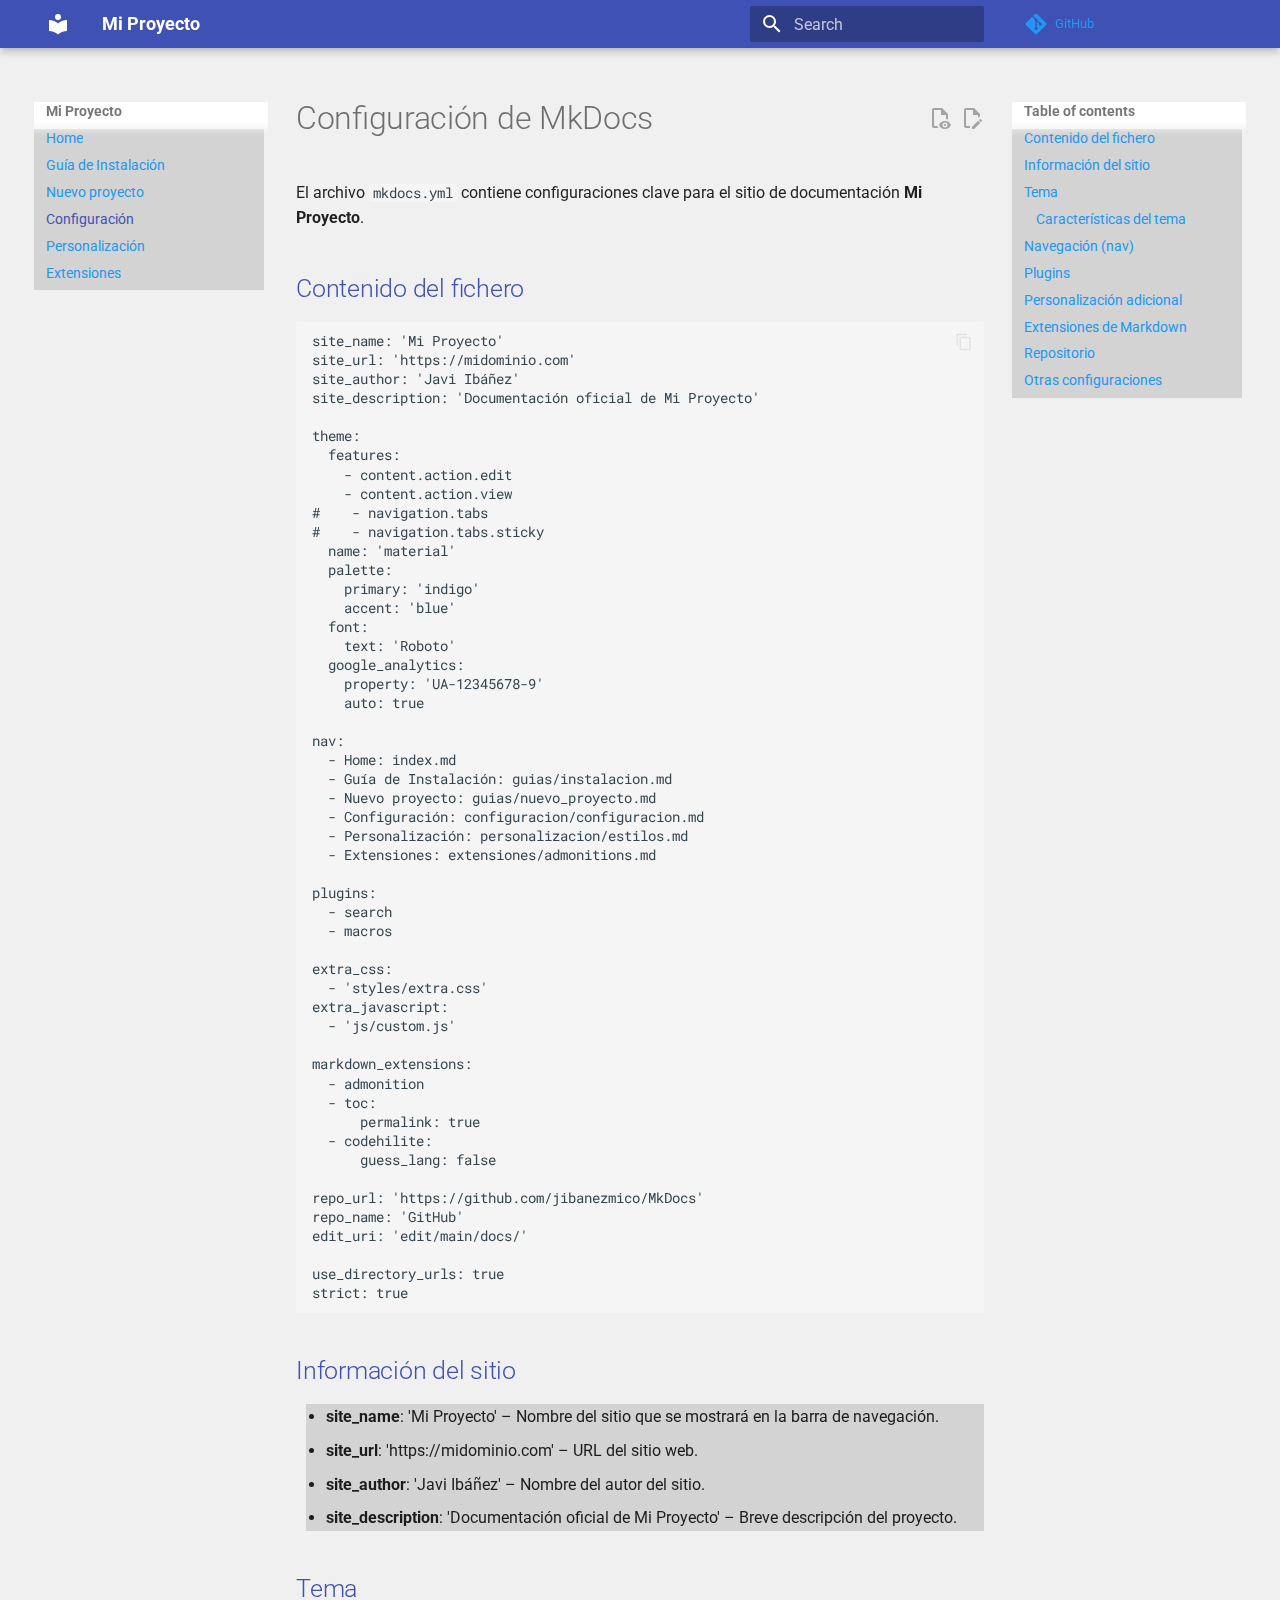
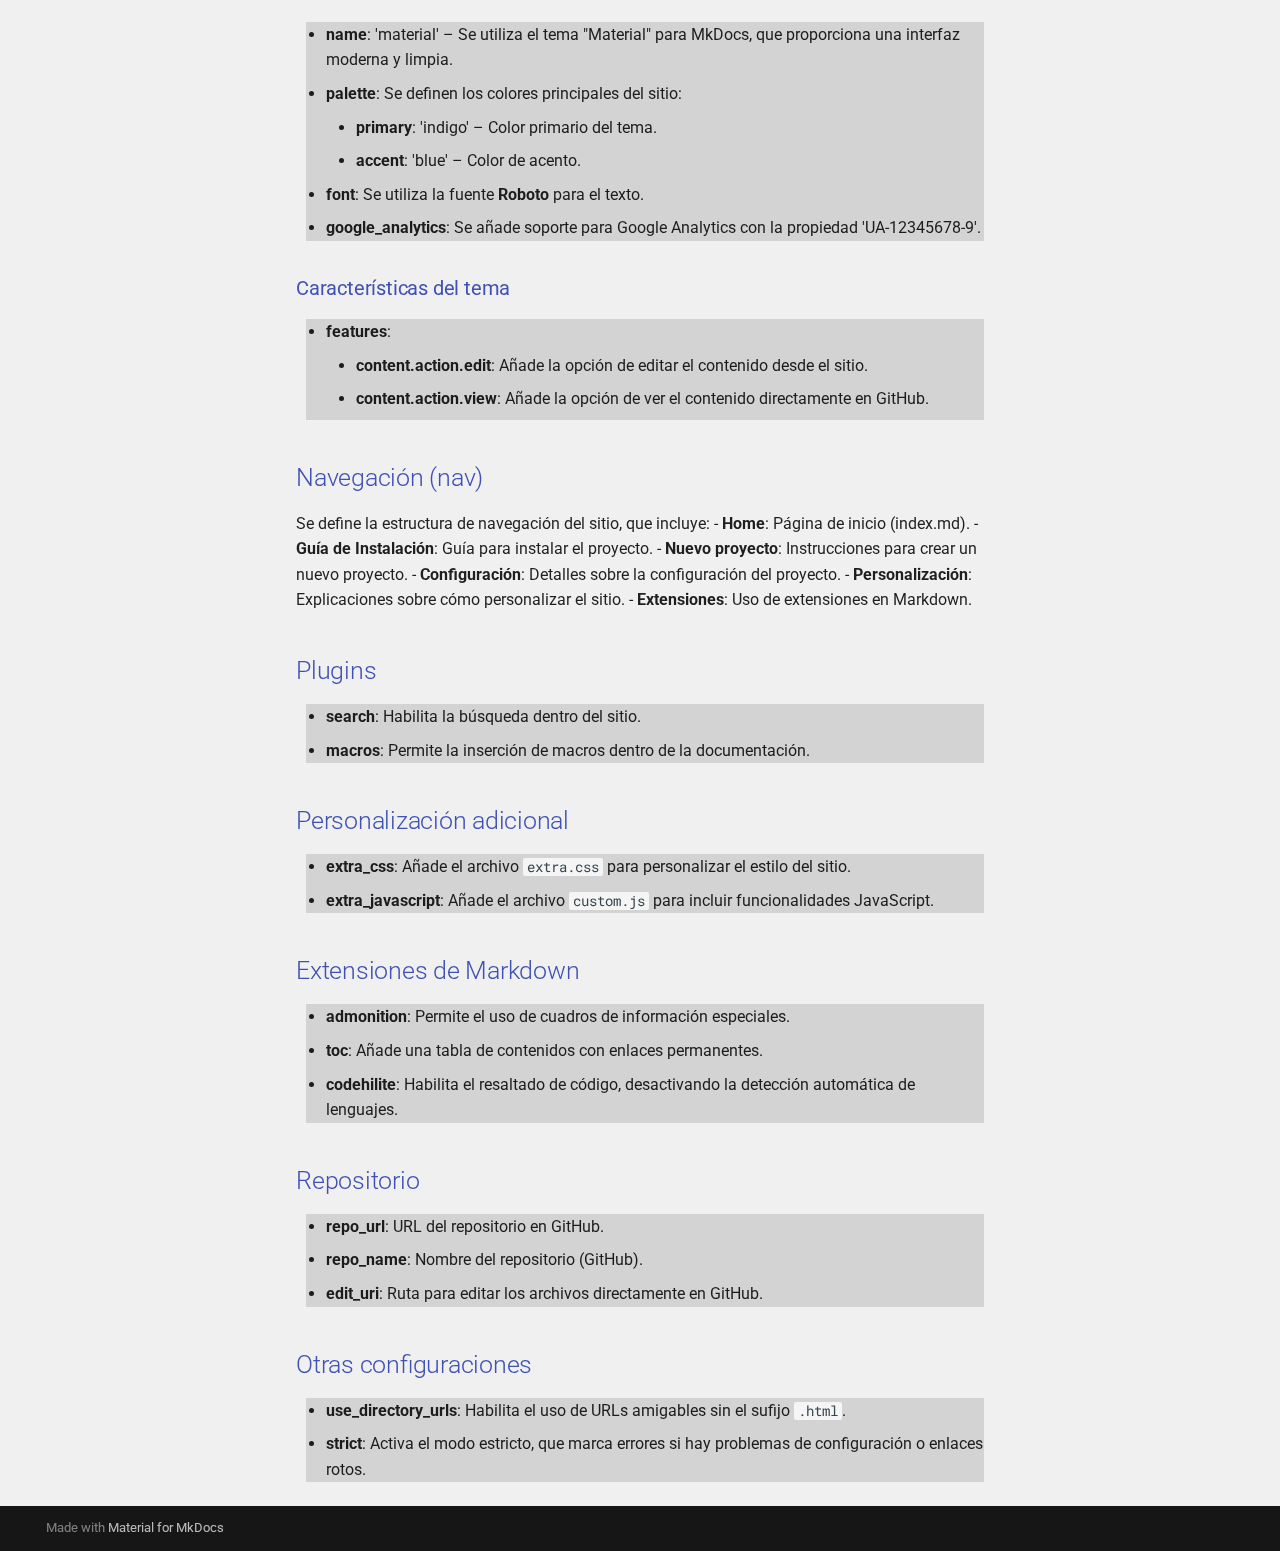
<file: configuracion/configuracion/index.html>
<!doctype html>
<html lang="en" class="no-js">
  <head>
    
      <meta charset="utf-8">
      <meta name="viewport" content="width=device-width,initial-scale=1">
      
        <meta name="description" content="Documentación oficial de Mi Proyecto">
      
      
        <meta name="author" content="Javi Ibáñez">
      
      
        <link rel="canonical" href="https://midominio.com/configuracion/configuracion/">
      
      
        <link rel="prev" href="../../guias/nuevo_proyecto/">
      
      
        <link rel="next" href="../../personalizacion/estilos/">
      
      
      <link rel="icon" href="../../assets/images/favicon.png">
      <meta name="generator" content="mkdocs-1.6.1, mkdocs-material-9.5.41">
    
    
      
        <title>Configuración - Mi Proyecto</title>
      
    
    
      <link rel="stylesheet" href="../../assets/stylesheets/main.0253249f.min.css">
      
        
        <link rel="stylesheet" href="../../assets/stylesheets/palette.06af60db.min.css">
      
      


    
    
      
    
    
      
        
        
        <link rel="preconnect" href="https://fonts.gstatic.com" crossorigin>
        <link rel="stylesheet" href="https://fonts.googleapis.com/css?family=Roboto:300,300i,400,400i,700,700i%7CRoboto+Mono:400,400i,700,700i&display=fallback">
        <style>:root{--md-text-font:"Roboto";--md-code-font:"Roboto Mono"}</style>
      
    
    
      <link rel="stylesheet" href="../../styles/extra.css">
    
    <script>__md_scope=new URL("../..",location),__md_hash=e=>[...e].reduce(((e,_)=>(e<<5)-e+_.charCodeAt(0)),0),__md_get=(e,_=localStorage,t=__md_scope)=>JSON.parse(_.getItem(t.pathname+"."+e)),__md_set=(e,_,t=localStorage,a=__md_scope)=>{try{t.setItem(a.pathname+"."+e,JSON.stringify(_))}catch(e){}}</script>
    
      

    
    
    
  </head>
  
  
    
    
    
    
    
    <body dir="ltr" data-md-color-scheme="default" data-md-color-primary="indigo" data-md-color-accent="blue">
  
    
    <input class="md-toggle" data-md-toggle="drawer" type="checkbox" id="__drawer" autocomplete="off">
    <input class="md-toggle" data-md-toggle="search" type="checkbox" id="__search" autocomplete="off">
    <label class="md-overlay" for="__drawer"></label>
    <div data-md-component="skip">
      
        
        <a href="#configuracion-de-mkdocs" class="md-skip">
          Skip to content
        </a>
      
    </div>
    <div data-md-component="announce">
      
    </div>
    
    
      

  

<header class="md-header md-header--shadow" data-md-component="header">
  <nav class="md-header__inner md-grid" aria-label="Header">
    <a href="../.." title="Mi Proyecto" class="md-header__button md-logo" aria-label="Mi Proyecto" data-md-component="logo">
      
  
  <svg xmlns="http://www.w3.org/2000/svg" viewBox="0 0 24 24"><path d="M12 8a3 3 0 0 0 3-3 3 3 0 0 0-3-3 3 3 0 0 0-3 3 3 3 0 0 0 3 3m0 3.54C9.64 9.35 6.5 8 3 8v11c3.5 0 6.64 1.35 9 3.54 2.36-2.19 5.5-3.54 9-3.54V8c-3.5 0-6.64 1.35-9 3.54"/></svg>

    </a>
    <label class="md-header__button md-icon" for="__drawer">
      
      <svg xmlns="http://www.w3.org/2000/svg" viewBox="0 0 24 24"><path d="M3 6h18v2H3zm0 5h18v2H3zm0 5h18v2H3z"/></svg>
    </label>
    <div class="md-header__title" data-md-component="header-title">
      <div class="md-header__ellipsis">
        <div class="md-header__topic">
          <span class="md-ellipsis">
            Mi Proyecto
          </span>
        </div>
        <div class="md-header__topic" data-md-component="header-topic">
          <span class="md-ellipsis">
            
              Configuración
            
          </span>
        </div>
      </div>
    </div>
    
      
    
    
    
    
      <label class="md-header__button md-icon" for="__search">
        
        <svg xmlns="http://www.w3.org/2000/svg" viewBox="0 0 24 24"><path d="M9.5 3A6.5 6.5 0 0 1 16 9.5c0 1.61-.59 3.09-1.56 4.23l.27.27h.79l5 5-1.5 1.5-5-5v-.79l-.27-.27A6.52 6.52 0 0 1 9.5 16 6.5 6.5 0 0 1 3 9.5 6.5 6.5 0 0 1 9.5 3m0 2C7 5 5 7 5 9.5S7 14 9.5 14 14 12 14 9.5 12 5 9.5 5"/></svg>
      </label>
      <div class="md-search" data-md-component="search" role="dialog">
  <label class="md-search__overlay" for="__search"></label>
  <div class="md-search__inner" role="search">
    <form class="md-search__form" name="search">
      <input type="text" class="md-search__input" name="query" aria-label="Search" placeholder="Search" autocapitalize="off" autocorrect="off" autocomplete="off" spellcheck="false" data-md-component="search-query" required>
      <label class="md-search__icon md-icon" for="__search">
        
        <svg xmlns="http://www.w3.org/2000/svg" viewBox="0 0 24 24"><path d="M9.5 3A6.5 6.5 0 0 1 16 9.5c0 1.61-.59 3.09-1.56 4.23l.27.27h.79l5 5-1.5 1.5-5-5v-.79l-.27-.27A6.52 6.52 0 0 1 9.5 16 6.5 6.5 0 0 1 3 9.5 6.5 6.5 0 0 1 9.5 3m0 2C7 5 5 7 5 9.5S7 14 9.5 14 14 12 14 9.5 12 5 9.5 5"/></svg>
        
        <svg xmlns="http://www.w3.org/2000/svg" viewBox="0 0 24 24"><path d="M20 11v2H8l5.5 5.5-1.42 1.42L4.16 12l7.92-7.92L13.5 5.5 8 11z"/></svg>
      </label>
      <nav class="md-search__options" aria-label="Search">
        
        <button type="reset" class="md-search__icon md-icon" title="Clear" aria-label="Clear" tabindex="-1">
          
          <svg xmlns="http://www.w3.org/2000/svg" viewBox="0 0 24 24"><path d="M19 6.41 17.59 5 12 10.59 6.41 5 5 6.41 10.59 12 5 17.59 6.41 19 12 13.41 17.59 19 19 17.59 13.41 12z"/></svg>
        </button>
      </nav>
      
    </form>
    <div class="md-search__output">
      <div class="md-search__scrollwrap" tabindex="0" data-md-scrollfix>
        <div class="md-search-result" data-md-component="search-result">
          <div class="md-search-result__meta">
            Initializing search
          </div>
          <ol class="md-search-result__list" role="presentation"></ol>
        </div>
      </div>
    </div>
  </div>
</div>
    
    
      <div class="md-header__source">
        <a href="https://github.com/jibanezmico/MkDocs" title="Go to repository" class="md-source" data-md-component="source">
  <div class="md-source__icon md-icon">
    
    <svg xmlns="http://www.w3.org/2000/svg" viewBox="0 0 448 512"><!--! Font Awesome Free 6.6.0 by @fontawesome - https://fontawesome.com License - https://fontawesome.com/license/free (Icons: CC BY 4.0, Fonts: SIL OFL 1.1, Code: MIT License) Copyright 2024 Fonticons, Inc.--><path d="M439.55 236.05 244 40.45a28.87 28.87 0 0 0-40.81 0l-40.66 40.63 51.52 51.52c27.06-9.14 52.68 16.77 43.39 43.68l49.66 49.66c34.23-11.8 61.18 31 35.47 56.69-26.49 26.49-70.21-2.87-56-37.34L240.22 199v121.85c25.3 12.54 22.26 41.85 9.08 55a34.34 34.34 0 0 1-48.55 0c-17.57-17.6-11.07-46.91 11.25-56v-123c-20.8-8.51-24.6-30.74-18.64-45L142.57 101 8.45 235.14a28.86 28.86 0 0 0 0 40.81l195.61 195.6a28.86 28.86 0 0 0 40.8 0l194.69-194.69a28.86 28.86 0 0 0 0-40.81"/></svg>
  </div>
  <div class="md-source__repository">
    GitHub
  </div>
</a>
      </div>
    
  </nav>
  
</header>
    
    <div class="md-container" data-md-component="container">
      
      
        
          
        
      
      <main class="md-main" data-md-component="main">
        <div class="md-main__inner md-grid">
          
            
              
              <div class="md-sidebar md-sidebar--primary" data-md-component="sidebar" data-md-type="navigation" >
                <div class="md-sidebar__scrollwrap">
                  <div class="md-sidebar__inner">
                    



<nav class="md-nav md-nav--primary" aria-label="Navigation" data-md-level="0">
  <label class="md-nav__title" for="__drawer">
    <a href="../.." title="Mi Proyecto" class="md-nav__button md-logo" aria-label="Mi Proyecto" data-md-component="logo">
      
  
  <svg xmlns="http://www.w3.org/2000/svg" viewBox="0 0 24 24"><path d="M12 8a3 3 0 0 0 3-3 3 3 0 0 0-3-3 3 3 0 0 0-3 3 3 3 0 0 0 3 3m0 3.54C9.64 9.35 6.5 8 3 8v11c3.5 0 6.64 1.35 9 3.54 2.36-2.19 5.5-3.54 9-3.54V8c-3.5 0-6.64 1.35-9 3.54"/></svg>

    </a>
    Mi Proyecto
  </label>
  
    <div class="md-nav__source">
      <a href="https://github.com/jibanezmico/MkDocs" title="Go to repository" class="md-source" data-md-component="source">
  <div class="md-source__icon md-icon">
    
    <svg xmlns="http://www.w3.org/2000/svg" viewBox="0 0 448 512"><!--! Font Awesome Free 6.6.0 by @fontawesome - https://fontawesome.com License - https://fontawesome.com/license/free (Icons: CC BY 4.0, Fonts: SIL OFL 1.1, Code: MIT License) Copyright 2024 Fonticons, Inc.--><path d="M439.55 236.05 244 40.45a28.87 28.87 0 0 0-40.81 0l-40.66 40.63 51.52 51.52c27.06-9.14 52.68 16.77 43.39 43.68l49.66 49.66c34.23-11.8 61.18 31 35.47 56.69-26.49 26.49-70.21-2.87-56-37.34L240.22 199v121.85c25.3 12.54 22.26 41.85 9.08 55a34.34 34.34 0 0 1-48.55 0c-17.57-17.6-11.07-46.91 11.25-56v-123c-20.8-8.51-24.6-30.74-18.64-45L142.57 101 8.45 235.14a28.86 28.86 0 0 0 0 40.81l195.61 195.6a28.86 28.86 0 0 0 40.8 0l194.69-194.69a28.86 28.86 0 0 0 0-40.81"/></svg>
  </div>
  <div class="md-source__repository">
    GitHub
  </div>
</a>
    </div>
  
  <ul class="md-nav__list" data-md-scrollfix>
    
      
      
  
  
  
  
    <li class="md-nav__item">
      <a href="../.." class="md-nav__link">
        
  
  <span class="md-ellipsis">
    Home
  </span>
  

      </a>
    </li>
  

    
      
      
  
  
  
  
    <li class="md-nav__item">
      <a href="../../guias/instalacion/" class="md-nav__link">
        
  
  <span class="md-ellipsis">
    Guía de Instalación
  </span>
  

      </a>
    </li>
  

    
      
      
  
  
  
  
    <li class="md-nav__item">
      <a href="../../guias/nuevo_proyecto/" class="md-nav__link">
        
  
  <span class="md-ellipsis">
    Nuevo proyecto
  </span>
  

      </a>
    </li>
  

    
      
      
  
  
    
  
  
  
    <li class="md-nav__item md-nav__item--active">
      
      <input class="md-nav__toggle md-toggle" type="checkbox" id="__toc">
      
      
        
      
      
        <label class="md-nav__link md-nav__link--active" for="__toc">
          
  
  <span class="md-ellipsis">
    Configuración
  </span>
  

          <span class="md-nav__icon md-icon"></span>
        </label>
      
      <a href="./" class="md-nav__link md-nav__link--active">
        
  
  <span class="md-ellipsis">
    Configuración
  </span>
  

      </a>
      
        

<nav class="md-nav md-nav--secondary" aria-label="Table of contents">
  
  
  
    
  
  
    <label class="md-nav__title" for="__toc">
      <span class="md-nav__icon md-icon"></span>
      Table of contents
    </label>
    <ul class="md-nav__list" data-md-component="toc" data-md-scrollfix>
      
        <li class="md-nav__item">
  <a href="#contenido-del-fichero" class="md-nav__link">
    <span class="md-ellipsis">
      Contenido del fichero
    </span>
  </a>
  
</li>
      
        <li class="md-nav__item">
  <a href="#informacion-del-sitio" class="md-nav__link">
    <span class="md-ellipsis">
      Información del sitio
    </span>
  </a>
  
</li>
      
        <li class="md-nav__item">
  <a href="#tema" class="md-nav__link">
    <span class="md-ellipsis">
      Tema
    </span>
  </a>
  
    <nav class="md-nav" aria-label="Tema">
      <ul class="md-nav__list">
        
          <li class="md-nav__item">
  <a href="#caracteristicas-del-tema" class="md-nav__link">
    <span class="md-ellipsis">
      Características del tema
    </span>
  </a>
  
</li>
        
      </ul>
    </nav>
  
</li>
      
        <li class="md-nav__item">
  <a href="#navegacion-nav" class="md-nav__link">
    <span class="md-ellipsis">
      Navegación (nav)
    </span>
  </a>
  
</li>
      
        <li class="md-nav__item">
  <a href="#plugins" class="md-nav__link">
    <span class="md-ellipsis">
      Plugins
    </span>
  </a>
  
</li>
      
        <li class="md-nav__item">
  <a href="#personalizacion-adicional" class="md-nav__link">
    <span class="md-ellipsis">
      Personalización adicional
    </span>
  </a>
  
</li>
      
        <li class="md-nav__item">
  <a href="#extensiones-de-markdown" class="md-nav__link">
    <span class="md-ellipsis">
      Extensiones de Markdown
    </span>
  </a>
  
</li>
      
        <li class="md-nav__item">
  <a href="#repositorio" class="md-nav__link">
    <span class="md-ellipsis">
      Repositorio
    </span>
  </a>
  
</li>
      
        <li class="md-nav__item">
  <a href="#otras-configuraciones" class="md-nav__link">
    <span class="md-ellipsis">
      Otras configuraciones
    </span>
  </a>
  
</li>
      
    </ul>
  
</nav>
      
    </li>
  

    
      
      
  
  
  
  
    <li class="md-nav__item">
      <a href="../../personalizacion/estilos/" class="md-nav__link">
        
  
  <span class="md-ellipsis">
    Personalización
  </span>
  

      </a>
    </li>
  

    
      
      
  
  
  
  
    <li class="md-nav__item">
      <a href="../../extensiones/admonitions/" class="md-nav__link">
        
  
  <span class="md-ellipsis">
    Extensiones
  </span>
  

      </a>
    </li>
  

    
  </ul>
</nav>
                  </div>
                </div>
              </div>
            
            
              
              <div class="md-sidebar md-sidebar--secondary" data-md-component="sidebar" data-md-type="toc" >
                <div class="md-sidebar__scrollwrap">
                  <div class="md-sidebar__inner">
                    

<nav class="md-nav md-nav--secondary" aria-label="Table of contents">
  
  
  
    
  
  
    <label class="md-nav__title" for="__toc">
      <span class="md-nav__icon md-icon"></span>
      Table of contents
    </label>
    <ul class="md-nav__list" data-md-component="toc" data-md-scrollfix>
      
        <li class="md-nav__item">
  <a href="#contenido-del-fichero" class="md-nav__link">
    <span class="md-ellipsis">
      Contenido del fichero
    </span>
  </a>
  
</li>
      
        <li class="md-nav__item">
  <a href="#informacion-del-sitio" class="md-nav__link">
    <span class="md-ellipsis">
      Información del sitio
    </span>
  </a>
  
</li>
      
        <li class="md-nav__item">
  <a href="#tema" class="md-nav__link">
    <span class="md-ellipsis">
      Tema
    </span>
  </a>
  
    <nav class="md-nav" aria-label="Tema">
      <ul class="md-nav__list">
        
          <li class="md-nav__item">
  <a href="#caracteristicas-del-tema" class="md-nav__link">
    <span class="md-ellipsis">
      Características del tema
    </span>
  </a>
  
</li>
        
      </ul>
    </nav>
  
</li>
      
        <li class="md-nav__item">
  <a href="#navegacion-nav" class="md-nav__link">
    <span class="md-ellipsis">
      Navegación (nav)
    </span>
  </a>
  
</li>
      
        <li class="md-nav__item">
  <a href="#plugins" class="md-nav__link">
    <span class="md-ellipsis">
      Plugins
    </span>
  </a>
  
</li>
      
        <li class="md-nav__item">
  <a href="#personalizacion-adicional" class="md-nav__link">
    <span class="md-ellipsis">
      Personalización adicional
    </span>
  </a>
  
</li>
      
        <li class="md-nav__item">
  <a href="#extensiones-de-markdown" class="md-nav__link">
    <span class="md-ellipsis">
      Extensiones de Markdown
    </span>
  </a>
  
</li>
      
        <li class="md-nav__item">
  <a href="#repositorio" class="md-nav__link">
    <span class="md-ellipsis">
      Repositorio
    </span>
  </a>
  
</li>
      
        <li class="md-nav__item">
  <a href="#otras-configuraciones" class="md-nav__link">
    <span class="md-ellipsis">
      Otras configuraciones
    </span>
  </a>
  
</li>
      
    </ul>
  
</nav>
                  </div>
                </div>
              </div>
            
          
          
            <div class="md-content" data-md-component="content">
              <article class="md-content__inner md-typeset">
                
                  

  
    <a href="https://github.com/jibanezmico/MkDocs/edit/main/docs/configuracion/configuracion.md" title="Edit this page" class="md-content__button md-icon">
      
      <svg xmlns="http://www.w3.org/2000/svg" viewBox="0 0 24 24"><path d="M10 20H6V4h7v5h5v3.1l2-2V8l-6-6H6c-1.1 0-2 .9-2 2v16c0 1.1.9 2 2 2h4zm10.2-7c.1 0 .3.1.4.2l1.3 1.3c.2.2.2.6 0 .8l-1 1-2.1-2.1 1-1c.1-.1.2-.2.4-.2m0 3.9L14.1 23H12v-2.1l6.1-6.1z"/></svg>
    </a>
  
  
    
      
    
    <a href="https://github.com/jibanezmico/MkDocs/raw/main/docs/configuracion/configuracion.md" title="View source of this page" class="md-content__button md-icon">
      
      <svg xmlns="http://www.w3.org/2000/svg" viewBox="0 0 24 24"><path d="M17 18c.56 0 1 .44 1 1s-.44 1-1 1-1-.44-1-1 .44-1 1-1m0-3c-2.73 0-5.06 1.66-6 4 .94 2.34 3.27 4 6 4s5.06-1.66 6-4c-.94-2.34-3.27-4-6-4m0 6.5a2.5 2.5 0 0 1-2.5-2.5 2.5 2.5 0 0 1 2.5-2.5 2.5 2.5 0 0 1 2.5 2.5 2.5 2.5 0 0 1-2.5 2.5M9.27 20H6V4h7v5h5v4.07c.7.08 1.36.25 2 .49V8l-6-6H6a2 2 0 0 0-2 2v16a2 2 0 0 0 2 2h4.5a8.2 8.2 0 0 1-1.23-2"/></svg>
    </a>
  


<h1 id="configuracion-de-mkdocs">Configuración de MkDocs<a class="headerlink" href="#configuracion-de-mkdocs" title="Permanent link">&para;</a></h1>
<p>El archivo <code>mkdocs.yml</code> contiene configuraciones clave para el sitio de documentación <strong>Mi Proyecto</strong>.</p>
<h2 id="contenido-del-fichero">Contenido del fichero<a class="headerlink" href="#contenido-del-fichero" title="Permanent link">&para;</a></h2>
<div class="codehilite"><pre><span></span><code><span class="nt">site_name</span><span class="p">:</span><span class="w"> </span><span class="s">&#39;Mi</span><span class="nv"> </span><span class="s">Proyecto&#39;</span>
<span class="nt">site_url</span><span class="p">:</span><span class="w"> </span><span class="s">&#39;https://midominio.com&#39;</span>
<span class="nt">site_author</span><span class="p">:</span><span class="w"> </span><span class="s">&#39;Javi</span><span class="nv"> </span><span class="s">Ibáñez&#39;</span>
<span class="nt">site_description</span><span class="p">:</span><span class="w"> </span><span class="s">&#39;Documentación</span><span class="nv"> </span><span class="s">oficial</span><span class="nv"> </span><span class="s">de</span><span class="nv"> </span><span class="s">Mi</span><span class="nv"> </span><span class="s">Proyecto&#39;</span>

<span class="nt">theme</span><span class="p">:</span>
<span class="w">  </span><span class="nt">features</span><span class="p">:</span>
<span class="w">    </span><span class="p p-Indicator">-</span><span class="w"> </span><span class="l l-Scalar l-Scalar-Plain">content.action.edit</span>
<span class="w">    </span><span class="p p-Indicator">-</span><span class="w"> </span><span class="l l-Scalar l-Scalar-Plain">content.action.view</span>
<span class="c1">#    - navigation.tabs</span>
<span class="c1">#    - navigation.tabs.sticky</span>
<span class="w">  </span><span class="nt">name</span><span class="p">:</span><span class="w"> </span><span class="s">&#39;material&#39;</span>
<span class="w">  </span><span class="nt">palette</span><span class="p">:</span>
<span class="w">    </span><span class="nt">primary</span><span class="p">:</span><span class="w"> </span><span class="s">&#39;indigo&#39;</span>
<span class="w">    </span><span class="nt">accent</span><span class="p">:</span><span class="w"> </span><span class="s">&#39;blue&#39;</span>
<span class="w">  </span><span class="nt">font</span><span class="p">:</span>
<span class="w">    </span><span class="nt">text</span><span class="p">:</span><span class="w"> </span><span class="s">&#39;Roboto&#39;</span>
<span class="w">  </span><span class="nt">google_analytics</span><span class="p">:</span>
<span class="w">    </span><span class="nt">property</span><span class="p">:</span><span class="w"> </span><span class="s">&#39;UA-12345678-9&#39;</span>
<span class="w">    </span><span class="nt">auto</span><span class="p">:</span><span class="w"> </span><span class="l l-Scalar l-Scalar-Plain">true</span>

<span class="nt">nav</span><span class="p">:</span>
<span class="w">  </span><span class="p p-Indicator">-</span><span class="w"> </span><span class="nt">Home</span><span class="p">:</span><span class="w"> </span><span class="l l-Scalar l-Scalar-Plain">index.md</span>
<span class="w">  </span><span class="p p-Indicator">-</span><span class="w"> </span><span class="nt">Guía de Instalación</span><span class="p">:</span><span class="w"> </span><span class="l l-Scalar l-Scalar-Plain">guias/instalacion.md</span>
<span class="w">  </span><span class="p p-Indicator">-</span><span class="w"> </span><span class="nt">Nuevo proyecto</span><span class="p">:</span><span class="w"> </span><span class="l l-Scalar l-Scalar-Plain">guias/nuevo_proyecto.md</span>
<span class="w">  </span><span class="p p-Indicator">-</span><span class="w"> </span><span class="nt">Configuración</span><span class="p">:</span><span class="w"> </span><span class="l l-Scalar l-Scalar-Plain">configuracion/configuracion.md</span>
<span class="w">  </span><span class="p p-Indicator">-</span><span class="w"> </span><span class="nt">Personalización</span><span class="p">:</span><span class="w"> </span><span class="l l-Scalar l-Scalar-Plain">personalizacion/estilos.md</span>
<span class="w">  </span><span class="p p-Indicator">-</span><span class="w"> </span><span class="nt">Extensiones</span><span class="p">:</span><span class="w"> </span><span class="l l-Scalar l-Scalar-Plain">extensiones/admonitions.md</span>

<span class="nt">plugins</span><span class="p">:</span>
<span class="w">  </span><span class="p p-Indicator">-</span><span class="w"> </span><span class="l l-Scalar l-Scalar-Plain">search</span>
<span class="w">  </span><span class="p p-Indicator">-</span><span class="w"> </span><span class="l l-Scalar l-Scalar-Plain">macros</span>

<span class="nt">extra_css</span><span class="p">:</span>
<span class="w">  </span><span class="p p-Indicator">-</span><span class="w"> </span><span class="s">&#39;styles/extra.css&#39;</span>
<span class="nt">extra_javascript</span><span class="p">:</span>
<span class="w">  </span><span class="p p-Indicator">-</span><span class="w"> </span><span class="s">&#39;js/custom.js&#39;</span>

<span class="nt">markdown_extensions</span><span class="p">:</span>
<span class="w">  </span><span class="p p-Indicator">-</span><span class="w"> </span><span class="l l-Scalar l-Scalar-Plain">admonition</span>
<span class="w">  </span><span class="p p-Indicator">-</span><span class="w"> </span><span class="nt">toc</span><span class="p">:</span>
<span class="w">      </span><span class="nt">permalink</span><span class="p">:</span><span class="w"> </span><span class="l l-Scalar l-Scalar-Plain">true</span>
<span class="w">  </span><span class="p p-Indicator">-</span><span class="w"> </span><span class="nt">codehilite</span><span class="p">:</span>
<span class="w">      </span><span class="nt">guess_lang</span><span class="p">:</span><span class="w"> </span><span class="l l-Scalar l-Scalar-Plain">false</span>

<span class="nt">repo_url</span><span class="p">:</span><span class="w"> </span><span class="s">&#39;https://github.com/jibanezmico/MkDocs&#39;</span>
<span class="nt">repo_name</span><span class="p">:</span><span class="w"> </span><span class="s">&#39;GitHub&#39;</span>
<span class="nt">edit_uri</span><span class="p">:</span><span class="w"> </span><span class="s">&#39;edit/main/docs/&#39;</span>

<span class="nt">use_directory_urls</span><span class="p">:</span><span class="w"> </span><span class="l l-Scalar l-Scalar-Plain">true</span>
<span class="nt">strict</span><span class="p">:</span><span class="w"> </span><span class="l l-Scalar l-Scalar-Plain">true</span>
</code></pre></div>

<h2 id="informacion-del-sitio">Información del sitio<a class="headerlink" href="#informacion-del-sitio" title="Permanent link">&para;</a></h2>
<ul>
<li><strong>site_name</strong>: 'Mi Proyecto' – Nombre del sitio que se mostrará en la barra de navegación.</li>
<li><strong>site_url</strong>: 'https://midominio.com' – URL del sitio web.</li>
<li><strong>site_author</strong>: 'Javi Ibáñez' – Nombre del autor del sitio.</li>
<li><strong>site_description</strong>: 'Documentación oficial de Mi Proyecto' – Breve descripción del proyecto.</li>
</ul>
<h2 id="tema">Tema<a class="headerlink" href="#tema" title="Permanent link">&para;</a></h2>
<ul>
<li><strong>name</strong>: 'material' – Se utiliza el tema "Material" para MkDocs, que proporciona una interfaz moderna y limpia.</li>
<li><strong>palette</strong>: Se definen los colores principales del sitio:<ul>
<li><strong>primary</strong>: 'indigo' – Color primario del tema.</li>
<li><strong>accent</strong>: 'blue' – Color de acento.</li>
</ul>
</li>
<li><strong>font</strong>: Se utiliza la fuente <strong>Roboto</strong> para el texto.</li>
<li><strong>google_analytics</strong>: Se añade soporte para Google Analytics con la propiedad 'UA-12345678-9'.</li>
</ul>
<h3 id="caracteristicas-del-tema">Características del tema<a class="headerlink" href="#caracteristicas-del-tema" title="Permanent link">&para;</a></h3>
<ul>
<li><strong>features</strong>:<ul>
<li><strong>content.action.edit</strong>: Añade la opción de editar el contenido desde el sitio.</li>
<li><strong>content.action.view</strong>: Añade la opción de ver el contenido directamente en GitHub.</li>
</ul>
</li>
</ul>
<h2 id="navegacion-nav">Navegación (nav)<a class="headerlink" href="#navegacion-nav" title="Permanent link">&para;</a></h2>
<p>Se define la estructura de navegación del sitio, que incluye:
- <strong>Home</strong>: Página de inicio (index.md).
- <strong>Guía de Instalación</strong>: Guía para instalar el proyecto.
- <strong>Nuevo proyecto</strong>: Instrucciones para crear un nuevo proyecto.
- <strong>Configuración</strong>: Detalles sobre la configuración del proyecto.
- <strong>Personalización</strong>: Explicaciones sobre cómo personalizar el sitio.
- <strong>Extensiones</strong>: Uso de extensiones en Markdown.</p>
<h2 id="plugins">Plugins<a class="headerlink" href="#plugins" title="Permanent link">&para;</a></h2>
<ul>
<li><strong>search</strong>: Habilita la búsqueda dentro del sitio.</li>
<li><strong>macros</strong>: Permite la inserción de macros dentro de la documentación.</li>
</ul>
<h2 id="personalizacion-adicional">Personalización adicional<a class="headerlink" href="#personalizacion-adicional" title="Permanent link">&para;</a></h2>
<ul>
<li><strong>extra_css</strong>: Añade el archivo <code>extra.css</code> para personalizar el estilo del sitio.</li>
<li><strong>extra_javascript</strong>: Añade el archivo <code>custom.js</code> para incluir funcionalidades JavaScript.</li>
</ul>
<h2 id="extensiones-de-markdown">Extensiones de Markdown<a class="headerlink" href="#extensiones-de-markdown" title="Permanent link">&para;</a></h2>
<ul>
<li><strong>admonition</strong>: Permite el uso de cuadros de información especiales.</li>
<li><strong>toc</strong>: Añade una tabla de contenidos con enlaces permanentes.</li>
<li><strong>codehilite</strong>: Habilita el resaltado de código, desactivando la detección automática de lenguajes.</li>
</ul>
<h2 id="repositorio">Repositorio<a class="headerlink" href="#repositorio" title="Permanent link">&para;</a></h2>
<ul>
<li><strong>repo_url</strong>: URL del repositorio en GitHub.</li>
<li><strong>repo_name</strong>: Nombre del repositorio (GitHub).</li>
<li><strong>edit_uri</strong>: Ruta para editar los archivos directamente en GitHub.</li>
</ul>
<h2 id="otras-configuraciones">Otras configuraciones<a class="headerlink" href="#otras-configuraciones" title="Permanent link">&para;</a></h2>
<ul>
<li><strong>use_directory_urls</strong>: Habilita el uso de URLs amigables sin el sufijo <code>.html</code>.</li>
<li><strong>strict</strong>: Activa el modo estricto, que marca errores si hay problemas de configuración o enlaces rotos.</li>
</ul>












                
              </article>
            </div>
          
          
<script>var target=document.getElementById(location.hash.slice(1));target&&target.name&&(target.checked=target.name.startsWith("__tabbed_"))</script>
        </div>
        
      </main>
      
        <footer class="md-footer">
  
  <div class="md-footer-meta md-typeset">
    <div class="md-footer-meta__inner md-grid">
      <div class="md-copyright">
  
  
    Made with
    <a href="https://squidfunk.github.io/mkdocs-material/" target="_blank" rel="noopener">
      Material for MkDocs
    </a>
  
</div>
      
    </div>
  </div>
</footer>
      
    </div>
    <div class="md-dialog" data-md-component="dialog">
      <div class="md-dialog__inner md-typeset"></div>
    </div>
    
    
    <script id="__config" type="application/json">{"base": "../..", "features": ["content.action.edit", "content.action.view", "content.code.copy"], "search": "../../assets/javascripts/workers/search.6ce7567c.min.js", "translations": {"clipboard.copied": "Copied to clipboard", "clipboard.copy": "Copy to clipboard", "search.result.more.one": "1 more on this page", "search.result.more.other": "# more on this page", "search.result.none": "No matching documents", "search.result.one": "1 matching document", "search.result.other": "# matching documents", "search.result.placeholder": "Type to start searching", "search.result.term.missing": "Missing", "select.version": "Select version"}}</script>
    
    
      <script src="../../assets/javascripts/bundle.83f73b43.min.js"></script>
      
        <script src="../../js/custom.js"></script>
      
    
  </body>
</html>
</file>
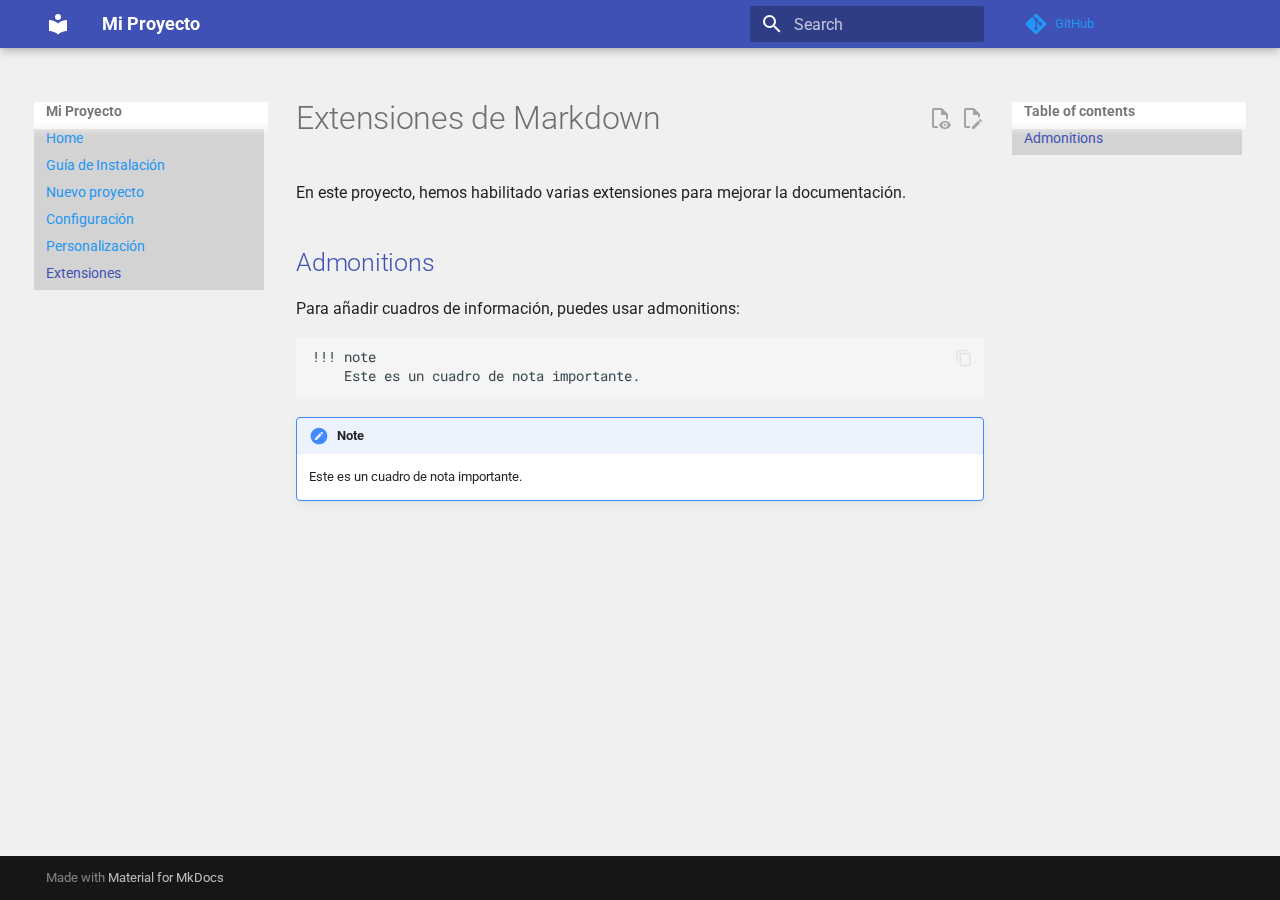
<file: extensiones/admonitions/index.html>
<!doctype html>
<html lang="en" class="no-js">
  <head>
    
      <meta charset="utf-8">
      <meta name="viewport" content="width=device-width,initial-scale=1">
      
        <meta name="description" content="Documentación oficial de Mi Proyecto">
      
      
        <meta name="author" content="Javi Ibáñez">
      
      
        <link rel="canonical" href="https://midominio.com/extensiones/admonitions/">
      
      
        <link rel="prev" href="../../personalizacion/estilos/">
      
      
      
      <link rel="icon" href="../../assets/images/favicon.png">
      <meta name="generator" content="mkdocs-1.6.1, mkdocs-material-9.5.41">
    
    
      
        <title>Extensiones - Mi Proyecto</title>
      
    
    
      <link rel="stylesheet" href="../../assets/stylesheets/main.0253249f.min.css">
      
        
        <link rel="stylesheet" href="../../assets/stylesheets/palette.06af60db.min.css">
      
      


    
    
      
    
    
      
        
        
        <link rel="preconnect" href="https://fonts.gstatic.com" crossorigin>
        <link rel="stylesheet" href="https://fonts.googleapis.com/css?family=Roboto:300,300i,400,400i,700,700i%7CRoboto+Mono:400,400i,700,700i&display=fallback">
        <style>:root{--md-text-font:"Roboto";--md-code-font:"Roboto Mono"}</style>
      
    
    
      <link rel="stylesheet" href="../../styles/extra.css">
    
    <script>__md_scope=new URL("../..",location),__md_hash=e=>[...e].reduce(((e,_)=>(e<<5)-e+_.charCodeAt(0)),0),__md_get=(e,_=localStorage,t=__md_scope)=>JSON.parse(_.getItem(t.pathname+"."+e)),__md_set=(e,_,t=localStorage,a=__md_scope)=>{try{t.setItem(a.pathname+"."+e,JSON.stringify(_))}catch(e){}}</script>
    
      

    
    
    
  </head>
  
  
    
    
    
    
    
    <body dir="ltr" data-md-color-scheme="default" data-md-color-primary="indigo" data-md-color-accent="blue">
  
    
    <input class="md-toggle" data-md-toggle="drawer" type="checkbox" id="__drawer" autocomplete="off">
    <input class="md-toggle" data-md-toggle="search" type="checkbox" id="__search" autocomplete="off">
    <label class="md-overlay" for="__drawer"></label>
    <div data-md-component="skip">
      
        
        <a href="#extensiones-de-markdown" class="md-skip">
          Skip to content
        </a>
      
    </div>
    <div data-md-component="announce">
      
    </div>
    
    
      

  

<header class="md-header md-header--shadow" data-md-component="header">
  <nav class="md-header__inner md-grid" aria-label="Header">
    <a href="../.." title="Mi Proyecto" class="md-header__button md-logo" aria-label="Mi Proyecto" data-md-component="logo">
      
  
  <svg xmlns="http://www.w3.org/2000/svg" viewBox="0 0 24 24"><path d="M12 8a3 3 0 0 0 3-3 3 3 0 0 0-3-3 3 3 0 0 0-3 3 3 3 0 0 0 3 3m0 3.54C9.64 9.35 6.5 8 3 8v11c3.5 0 6.64 1.35 9 3.54 2.36-2.19 5.5-3.54 9-3.54V8c-3.5 0-6.64 1.35-9 3.54"/></svg>

    </a>
    <label class="md-header__button md-icon" for="__drawer">
      
      <svg xmlns="http://www.w3.org/2000/svg" viewBox="0 0 24 24"><path d="M3 6h18v2H3zm0 5h18v2H3zm0 5h18v2H3z"/></svg>
    </label>
    <div class="md-header__title" data-md-component="header-title">
      <div class="md-header__ellipsis">
        <div class="md-header__topic">
          <span class="md-ellipsis">
            Mi Proyecto
          </span>
        </div>
        <div class="md-header__topic" data-md-component="header-topic">
          <span class="md-ellipsis">
            
              Extensiones
            
          </span>
        </div>
      </div>
    </div>
    
      
    
    
    
    
      <label class="md-header__button md-icon" for="__search">
        
        <svg xmlns="http://www.w3.org/2000/svg" viewBox="0 0 24 24"><path d="M9.5 3A6.5 6.5 0 0 1 16 9.5c0 1.61-.59 3.09-1.56 4.23l.27.27h.79l5 5-1.5 1.5-5-5v-.79l-.27-.27A6.52 6.52 0 0 1 9.5 16 6.5 6.5 0 0 1 3 9.5 6.5 6.5 0 0 1 9.5 3m0 2C7 5 5 7 5 9.5S7 14 9.5 14 14 12 14 9.5 12 5 9.5 5"/></svg>
      </label>
      <div class="md-search" data-md-component="search" role="dialog">
  <label class="md-search__overlay" for="__search"></label>
  <div class="md-search__inner" role="search">
    <form class="md-search__form" name="search">
      <input type="text" class="md-search__input" name="query" aria-label="Search" placeholder="Search" autocapitalize="off" autocorrect="off" autocomplete="off" spellcheck="false" data-md-component="search-query" required>
      <label class="md-search__icon md-icon" for="__search">
        
        <svg xmlns="http://www.w3.org/2000/svg" viewBox="0 0 24 24"><path d="M9.5 3A6.5 6.5 0 0 1 16 9.5c0 1.61-.59 3.09-1.56 4.23l.27.27h.79l5 5-1.5 1.5-5-5v-.79l-.27-.27A6.52 6.52 0 0 1 9.5 16 6.5 6.5 0 0 1 3 9.5 6.5 6.5 0 0 1 9.5 3m0 2C7 5 5 7 5 9.5S7 14 9.5 14 14 12 14 9.5 12 5 9.5 5"/></svg>
        
        <svg xmlns="http://www.w3.org/2000/svg" viewBox="0 0 24 24"><path d="M20 11v2H8l5.5 5.5-1.42 1.42L4.16 12l7.92-7.92L13.5 5.5 8 11z"/></svg>
      </label>
      <nav class="md-search__options" aria-label="Search">
        
        <button type="reset" class="md-search__icon md-icon" title="Clear" aria-label="Clear" tabindex="-1">
          
          <svg xmlns="http://www.w3.org/2000/svg" viewBox="0 0 24 24"><path d="M19 6.41 17.59 5 12 10.59 6.41 5 5 6.41 10.59 12 5 17.59 6.41 19 12 13.41 17.59 19 19 17.59 13.41 12z"/></svg>
        </button>
      </nav>
      
    </form>
    <div class="md-search__output">
      <div class="md-search__scrollwrap" tabindex="0" data-md-scrollfix>
        <div class="md-search-result" data-md-component="search-result">
          <div class="md-search-result__meta">
            Initializing search
          </div>
          <ol class="md-search-result__list" role="presentation"></ol>
        </div>
      </div>
    </div>
  </div>
</div>
    
    
      <div class="md-header__source">
        <a href="https://github.com/jibanezmico/MkDocs" title="Go to repository" class="md-source" data-md-component="source">
  <div class="md-source__icon md-icon">
    
    <svg xmlns="http://www.w3.org/2000/svg" viewBox="0 0 448 512"><!--! Font Awesome Free 6.6.0 by @fontawesome - https://fontawesome.com License - https://fontawesome.com/license/free (Icons: CC BY 4.0, Fonts: SIL OFL 1.1, Code: MIT License) Copyright 2024 Fonticons, Inc.--><path d="M439.55 236.05 244 40.45a28.87 28.87 0 0 0-40.81 0l-40.66 40.63 51.52 51.52c27.06-9.14 52.68 16.77 43.39 43.68l49.66 49.66c34.23-11.8 61.18 31 35.47 56.69-26.49 26.49-70.21-2.87-56-37.34L240.22 199v121.85c25.3 12.54 22.26 41.85 9.08 55a34.34 34.34 0 0 1-48.55 0c-17.57-17.6-11.07-46.91 11.25-56v-123c-20.8-8.51-24.6-30.74-18.64-45L142.57 101 8.45 235.14a28.86 28.86 0 0 0 0 40.81l195.61 195.6a28.86 28.86 0 0 0 40.8 0l194.69-194.69a28.86 28.86 0 0 0 0-40.81"/></svg>
  </div>
  <div class="md-source__repository">
    GitHub
  </div>
</a>
      </div>
    
  </nav>
  
</header>
    
    <div class="md-container" data-md-component="container">
      
      
        
          
        
      
      <main class="md-main" data-md-component="main">
        <div class="md-main__inner md-grid">
          
            
              
              <div class="md-sidebar md-sidebar--primary" data-md-component="sidebar" data-md-type="navigation" >
                <div class="md-sidebar__scrollwrap">
                  <div class="md-sidebar__inner">
                    



<nav class="md-nav md-nav--primary" aria-label="Navigation" data-md-level="0">
  <label class="md-nav__title" for="__drawer">
    <a href="../.." title="Mi Proyecto" class="md-nav__button md-logo" aria-label="Mi Proyecto" data-md-component="logo">
      
  
  <svg xmlns="http://www.w3.org/2000/svg" viewBox="0 0 24 24"><path d="M12 8a3 3 0 0 0 3-3 3 3 0 0 0-3-3 3 3 0 0 0-3 3 3 3 0 0 0 3 3m0 3.54C9.64 9.35 6.5 8 3 8v11c3.5 0 6.64 1.35 9 3.54 2.36-2.19 5.5-3.54 9-3.54V8c-3.5 0-6.64 1.35-9 3.54"/></svg>

    </a>
    Mi Proyecto
  </label>
  
    <div class="md-nav__source">
      <a href="https://github.com/jibanezmico/MkDocs" title="Go to repository" class="md-source" data-md-component="source">
  <div class="md-source__icon md-icon">
    
    <svg xmlns="http://www.w3.org/2000/svg" viewBox="0 0 448 512"><!--! Font Awesome Free 6.6.0 by @fontawesome - https://fontawesome.com License - https://fontawesome.com/license/free (Icons: CC BY 4.0, Fonts: SIL OFL 1.1, Code: MIT License) Copyright 2024 Fonticons, Inc.--><path d="M439.55 236.05 244 40.45a28.87 28.87 0 0 0-40.81 0l-40.66 40.63 51.52 51.52c27.06-9.14 52.68 16.77 43.39 43.68l49.66 49.66c34.23-11.8 61.18 31 35.47 56.69-26.49 26.49-70.21-2.87-56-37.34L240.22 199v121.85c25.3 12.54 22.26 41.85 9.08 55a34.34 34.34 0 0 1-48.55 0c-17.57-17.6-11.07-46.91 11.25-56v-123c-20.8-8.51-24.6-30.74-18.64-45L142.57 101 8.45 235.14a28.86 28.86 0 0 0 0 40.81l195.61 195.6a28.86 28.86 0 0 0 40.8 0l194.69-194.69a28.86 28.86 0 0 0 0-40.81"/></svg>
  </div>
  <div class="md-source__repository">
    GitHub
  </div>
</a>
    </div>
  
  <ul class="md-nav__list" data-md-scrollfix>
    
      
      
  
  
  
  
    <li class="md-nav__item">
      <a href="../.." class="md-nav__link">
        
  
  <span class="md-ellipsis">
    Home
  </span>
  

      </a>
    </li>
  

    
      
      
  
  
  
  
    <li class="md-nav__item">
      <a href="../../guias/instalacion/" class="md-nav__link">
        
  
  <span class="md-ellipsis">
    Guía de Instalación
  </span>
  

      </a>
    </li>
  

    
      
      
  
  
  
  
    <li class="md-nav__item">
      <a href="../../guias/nuevo_proyecto/" class="md-nav__link">
        
  
  <span class="md-ellipsis">
    Nuevo proyecto
  </span>
  

      </a>
    </li>
  

    
      
      
  
  
  
  
    <li class="md-nav__item">
      <a href="../../configuracion/configuracion/" class="md-nav__link">
        
  
  <span class="md-ellipsis">
    Configuración
  </span>
  

      </a>
    </li>
  

    
      
      
  
  
  
  
    <li class="md-nav__item">
      <a href="../../personalizacion/estilos/" class="md-nav__link">
        
  
  <span class="md-ellipsis">
    Personalización
  </span>
  

      </a>
    </li>
  

    
      
      
  
  
    
  
  
  
    <li class="md-nav__item md-nav__item--active">
      
      <input class="md-nav__toggle md-toggle" type="checkbox" id="__toc">
      
      
        
      
      
        <label class="md-nav__link md-nav__link--active" for="__toc">
          
  
  <span class="md-ellipsis">
    Extensiones
  </span>
  

          <span class="md-nav__icon md-icon"></span>
        </label>
      
      <a href="./" class="md-nav__link md-nav__link--active">
        
  
  <span class="md-ellipsis">
    Extensiones
  </span>
  

      </a>
      
        

<nav class="md-nav md-nav--secondary" aria-label="Table of contents">
  
  
  
    
  
  
    <label class="md-nav__title" for="__toc">
      <span class="md-nav__icon md-icon"></span>
      Table of contents
    </label>
    <ul class="md-nav__list" data-md-component="toc" data-md-scrollfix>
      
        <li class="md-nav__item">
  <a href="#admonitions" class="md-nav__link">
    <span class="md-ellipsis">
      Admonitions
    </span>
  </a>
  
</li>
      
    </ul>
  
</nav>
      
    </li>
  

    
  </ul>
</nav>
                  </div>
                </div>
              </div>
            
            
              
              <div class="md-sidebar md-sidebar--secondary" data-md-component="sidebar" data-md-type="toc" >
                <div class="md-sidebar__scrollwrap">
                  <div class="md-sidebar__inner">
                    

<nav class="md-nav md-nav--secondary" aria-label="Table of contents">
  
  
  
    
  
  
    <label class="md-nav__title" for="__toc">
      <span class="md-nav__icon md-icon"></span>
      Table of contents
    </label>
    <ul class="md-nav__list" data-md-component="toc" data-md-scrollfix>
      
        <li class="md-nav__item">
  <a href="#admonitions" class="md-nav__link">
    <span class="md-ellipsis">
      Admonitions
    </span>
  </a>
  
</li>
      
    </ul>
  
</nav>
                  </div>
                </div>
              </div>
            
          
          
            <div class="md-content" data-md-component="content">
              <article class="md-content__inner md-typeset">
                
                  

  
    <a href="https://github.com/jibanezmico/MkDocs/edit/main/docs/extensiones/admonitions.md" title="Edit this page" class="md-content__button md-icon">
      
      <svg xmlns="http://www.w3.org/2000/svg" viewBox="0 0 24 24"><path d="M10 20H6V4h7v5h5v3.1l2-2V8l-6-6H6c-1.1 0-2 .9-2 2v16c0 1.1.9 2 2 2h4zm10.2-7c.1 0 .3.1.4.2l1.3 1.3c.2.2.2.6 0 .8l-1 1-2.1-2.1 1-1c.1-.1.2-.2.4-.2m0 3.9L14.1 23H12v-2.1l6.1-6.1z"/></svg>
    </a>
  
  
    
      
    
    <a href="https://github.com/jibanezmico/MkDocs/raw/main/docs/extensiones/admonitions.md" title="View source of this page" class="md-content__button md-icon">
      
      <svg xmlns="http://www.w3.org/2000/svg" viewBox="0 0 24 24"><path d="M17 18c.56 0 1 .44 1 1s-.44 1-1 1-1-.44-1-1 .44-1 1-1m0-3c-2.73 0-5.06 1.66-6 4 .94 2.34 3.27 4 6 4s5.06-1.66 6-4c-.94-2.34-3.27-4-6-4m0 6.5a2.5 2.5 0 0 1-2.5-2.5 2.5 2.5 0 0 1 2.5-2.5 2.5 2.5 0 0 1 2.5 2.5 2.5 2.5 0 0 1-2.5 2.5M9.27 20H6V4h7v5h5v4.07c.7.08 1.36.25 2 .49V8l-6-6H6a2 2 0 0 0-2 2v16a2 2 0 0 0 2 2h4.5a8.2 8.2 0 0 1-1.23-2"/></svg>
    </a>
  


<h1 id="extensiones-de-markdown">Extensiones de Markdown<a class="headerlink" href="#extensiones-de-markdown" title="Permanent link">&para;</a></h1>
<p>En este proyecto, hemos habilitado varias extensiones para mejorar la documentación.</p>
<h2 id="admonitions">Admonitions<a class="headerlink" href="#admonitions" title="Permanent link">&para;</a></h2>
<p>Para añadir cuadros de información, puedes usar admonitions:</p>
<div class="codehilite"><pre><span></span><code>!!! note
    Este es un cuadro de nota importante.
</code></pre></div>

<div class="admonition note">
<p class="admonition-title">Note</p>
<p>Este es un cuadro de nota importante.</p>
</div>












                
              </article>
            </div>
          
          
<script>var target=document.getElementById(location.hash.slice(1));target&&target.name&&(target.checked=target.name.startsWith("__tabbed_"))</script>
        </div>
        
      </main>
      
        <footer class="md-footer">
  
  <div class="md-footer-meta md-typeset">
    <div class="md-footer-meta__inner md-grid">
      <div class="md-copyright">
  
  
    Made with
    <a href="https://squidfunk.github.io/mkdocs-material/" target="_blank" rel="noopener">
      Material for MkDocs
    </a>
  
</div>
      
    </div>
  </div>
</footer>
      
    </div>
    <div class="md-dialog" data-md-component="dialog">
      <div class="md-dialog__inner md-typeset"></div>
    </div>
    
    
    <script id="__config" type="application/json">{"base": "../..", "features": ["content.action.edit", "content.action.view", "content.code.copy"], "search": "../../assets/javascripts/workers/search.6ce7567c.min.js", "translations": {"clipboard.copied": "Copied to clipboard", "clipboard.copy": "Copy to clipboard", "search.result.more.one": "1 more on this page", "search.result.more.other": "# more on this page", "search.result.none": "No matching documents", "search.result.one": "1 matching document", "search.result.other": "# matching documents", "search.result.placeholder": "Type to start searching", "search.result.term.missing": "Missing", "select.version": "Select version"}}</script>
    
    
      <script src="../../assets/javascripts/bundle.83f73b43.min.js"></script>
      
        <script src="../../js/custom.js"></script>
      
    
  </body>
</html>
</file>
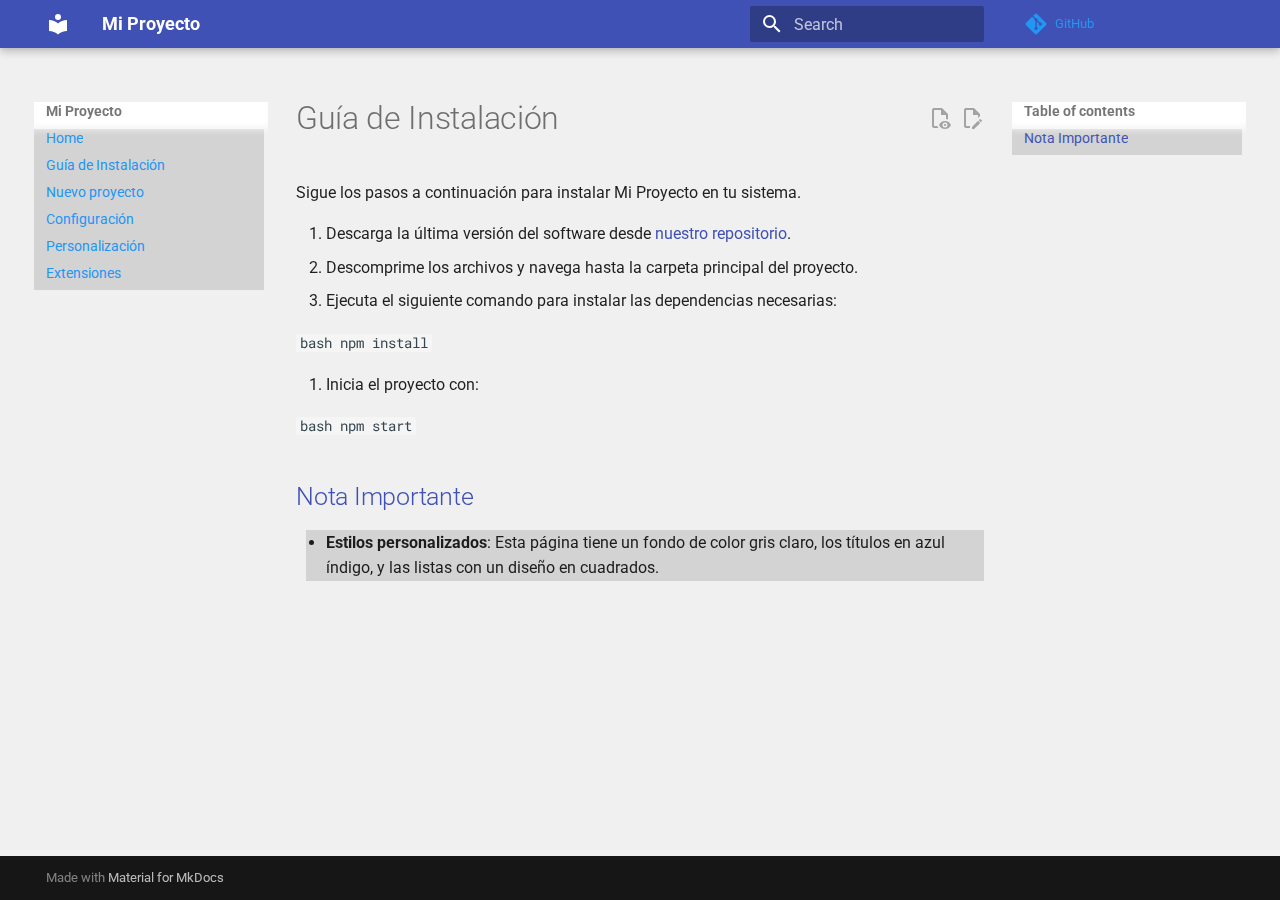
<file: guia/instalacion/index.html>
<!doctype html>
<html lang="en" class="no-js">
  <head>
    
      <meta charset="utf-8">
      <meta name="viewport" content="width=device-width,initial-scale=1">
      
        <meta name="description" content="Documentación oficial de Mi Proyecto">
      
      
        <meta name="author" content="Javi Ibáñez">
      
      
        <link rel="canonical" href="https://midominio.com/guia/instalacion/">
      
      
      
      
      <link rel="icon" href="../../assets/images/favicon.png">
      <meta name="generator" content="mkdocs-1.6.1, mkdocs-material-9.5.41">
    
    
      
        <title>Guía de Instalación - Mi Proyecto</title>
      
    
    
      <link rel="stylesheet" href="../../assets/stylesheets/main.0253249f.min.css">
      
        
        <link rel="stylesheet" href="../../assets/stylesheets/palette.06af60db.min.css">
      
      


    
    
      
    
    
      
        
        
        <link rel="preconnect" href="https://fonts.gstatic.com" crossorigin>
        <link rel="stylesheet" href="https://fonts.googleapis.com/css?family=Roboto:300,300i,400,400i,700,700i%7CRoboto+Mono:400,400i,700,700i&display=fallback">
        <style>:root{--md-text-font:"Roboto";--md-code-font:"Roboto Mono"}</style>
      
    
    
      <link rel="stylesheet" href="../../styles/extra.css">
    
    <script>__md_scope=new URL("../..",location),__md_hash=e=>[...e].reduce(((e,_)=>(e<<5)-e+_.charCodeAt(0)),0),__md_get=(e,_=localStorage,t=__md_scope)=>JSON.parse(_.getItem(t.pathname+"."+e)),__md_set=(e,_,t=localStorage,a=__md_scope)=>{try{t.setItem(a.pathname+"."+e,JSON.stringify(_))}catch(e){}}</script>
    
      

    
    
    
  </head>
  
  
    
    
    
    
    
    <body dir="ltr" data-md-color-scheme="default" data-md-color-primary="indigo" data-md-color-accent="blue">
  
    
    <input class="md-toggle" data-md-toggle="drawer" type="checkbox" id="__drawer" autocomplete="off">
    <input class="md-toggle" data-md-toggle="search" type="checkbox" id="__search" autocomplete="off">
    <label class="md-overlay" for="__drawer"></label>
    <div data-md-component="skip">
      
        
        <a href="#guia-de-instalacion" class="md-skip">
          Skip to content
        </a>
      
    </div>
    <div data-md-component="announce">
      
    </div>
    
    
      

  

<header class="md-header md-header--shadow" data-md-component="header">
  <nav class="md-header__inner md-grid" aria-label="Header">
    <a href="../.." title="Mi Proyecto" class="md-header__button md-logo" aria-label="Mi Proyecto" data-md-component="logo">
      
  
  <svg xmlns="http://www.w3.org/2000/svg" viewBox="0 0 24 24"><path d="M12 8a3 3 0 0 0 3-3 3 3 0 0 0-3-3 3 3 0 0 0-3 3 3 3 0 0 0 3 3m0 3.54C9.64 9.35 6.5 8 3 8v11c3.5 0 6.64 1.35 9 3.54 2.36-2.19 5.5-3.54 9-3.54V8c-3.5 0-6.64 1.35-9 3.54"/></svg>

    </a>
    <label class="md-header__button md-icon" for="__drawer">
      
      <svg xmlns="http://www.w3.org/2000/svg" viewBox="0 0 24 24"><path d="M3 6h18v2H3zm0 5h18v2H3zm0 5h18v2H3z"/></svg>
    </label>
    <div class="md-header__title" data-md-component="header-title">
      <div class="md-header__ellipsis">
        <div class="md-header__topic">
          <span class="md-ellipsis">
            Mi Proyecto
          </span>
        </div>
        <div class="md-header__topic" data-md-component="header-topic">
          <span class="md-ellipsis">
            
              Guía de Instalación
            
          </span>
        </div>
      </div>
    </div>
    
      
    
    
    
    
      <label class="md-header__button md-icon" for="__search">
        
        <svg xmlns="http://www.w3.org/2000/svg" viewBox="0 0 24 24"><path d="M9.5 3A6.5 6.5 0 0 1 16 9.5c0 1.61-.59 3.09-1.56 4.23l.27.27h.79l5 5-1.5 1.5-5-5v-.79l-.27-.27A6.52 6.52 0 0 1 9.5 16 6.5 6.5 0 0 1 3 9.5 6.5 6.5 0 0 1 9.5 3m0 2C7 5 5 7 5 9.5S7 14 9.5 14 14 12 14 9.5 12 5 9.5 5"/></svg>
      </label>
      <div class="md-search" data-md-component="search" role="dialog">
  <label class="md-search__overlay" for="__search"></label>
  <div class="md-search__inner" role="search">
    <form class="md-search__form" name="search">
      <input type="text" class="md-search__input" name="query" aria-label="Search" placeholder="Search" autocapitalize="off" autocorrect="off" autocomplete="off" spellcheck="false" data-md-component="search-query" required>
      <label class="md-search__icon md-icon" for="__search">
        
        <svg xmlns="http://www.w3.org/2000/svg" viewBox="0 0 24 24"><path d="M9.5 3A6.5 6.5 0 0 1 16 9.5c0 1.61-.59 3.09-1.56 4.23l.27.27h.79l5 5-1.5 1.5-5-5v-.79l-.27-.27A6.52 6.52 0 0 1 9.5 16 6.5 6.5 0 0 1 3 9.5 6.5 6.5 0 0 1 9.5 3m0 2C7 5 5 7 5 9.5S7 14 9.5 14 14 12 14 9.5 12 5 9.5 5"/></svg>
        
        <svg xmlns="http://www.w3.org/2000/svg" viewBox="0 0 24 24"><path d="M20 11v2H8l5.5 5.5-1.42 1.42L4.16 12l7.92-7.92L13.5 5.5 8 11z"/></svg>
      </label>
      <nav class="md-search__options" aria-label="Search">
        
        <button type="reset" class="md-search__icon md-icon" title="Clear" aria-label="Clear" tabindex="-1">
          
          <svg xmlns="http://www.w3.org/2000/svg" viewBox="0 0 24 24"><path d="M19 6.41 17.59 5 12 10.59 6.41 5 5 6.41 10.59 12 5 17.59 6.41 19 12 13.41 17.59 19 19 17.59 13.41 12z"/></svg>
        </button>
      </nav>
      
    </form>
    <div class="md-search__output">
      <div class="md-search__scrollwrap" tabindex="0" data-md-scrollfix>
        <div class="md-search-result" data-md-component="search-result">
          <div class="md-search-result__meta">
            Initializing search
          </div>
          <ol class="md-search-result__list" role="presentation"></ol>
        </div>
      </div>
    </div>
  </div>
</div>
    
    
      <div class="md-header__source">
        <a href="https://github.com/jibanezmico/MkDocs" title="Go to repository" class="md-source" data-md-component="source">
  <div class="md-source__icon md-icon">
    
    <svg xmlns="http://www.w3.org/2000/svg" viewBox="0 0 448 512"><!--! Font Awesome Free 6.6.0 by @fontawesome - https://fontawesome.com License - https://fontawesome.com/license/free (Icons: CC BY 4.0, Fonts: SIL OFL 1.1, Code: MIT License) Copyright 2024 Fonticons, Inc.--><path d="M439.55 236.05 244 40.45a28.87 28.87 0 0 0-40.81 0l-40.66 40.63 51.52 51.52c27.06-9.14 52.68 16.77 43.39 43.68l49.66 49.66c34.23-11.8 61.18 31 35.47 56.69-26.49 26.49-70.21-2.87-56-37.34L240.22 199v121.85c25.3 12.54 22.26 41.85 9.08 55a34.34 34.34 0 0 1-48.55 0c-17.57-17.6-11.07-46.91 11.25-56v-123c-20.8-8.51-24.6-30.74-18.64-45L142.57 101 8.45 235.14a28.86 28.86 0 0 0 0 40.81l195.61 195.6a28.86 28.86 0 0 0 40.8 0l194.69-194.69a28.86 28.86 0 0 0 0-40.81"/></svg>
  </div>
  <div class="md-source__repository">
    GitHub
  </div>
</a>
      </div>
    
  </nav>
  
</header>
    
    <div class="md-container" data-md-component="container">
      
      
        
          
        
      
      <main class="md-main" data-md-component="main">
        <div class="md-main__inner md-grid">
          
            
              
              <div class="md-sidebar md-sidebar--primary" data-md-component="sidebar" data-md-type="navigation" >
                <div class="md-sidebar__scrollwrap">
                  <div class="md-sidebar__inner">
                    



<nav class="md-nav md-nav--primary" aria-label="Navigation" data-md-level="0">
  <label class="md-nav__title" for="__drawer">
    <a href="../.." title="Mi Proyecto" class="md-nav__button md-logo" aria-label="Mi Proyecto" data-md-component="logo">
      
  
  <svg xmlns="http://www.w3.org/2000/svg" viewBox="0 0 24 24"><path d="M12 8a3 3 0 0 0 3-3 3 3 0 0 0-3-3 3 3 0 0 0-3 3 3 3 0 0 0 3 3m0 3.54C9.64 9.35 6.5 8 3 8v11c3.5 0 6.64 1.35 9 3.54 2.36-2.19 5.5-3.54 9-3.54V8c-3.5 0-6.64 1.35-9 3.54"/></svg>

    </a>
    Mi Proyecto
  </label>
  
    <div class="md-nav__source">
      <a href="https://github.com/jibanezmico/MkDocs" title="Go to repository" class="md-source" data-md-component="source">
  <div class="md-source__icon md-icon">
    
    <svg xmlns="http://www.w3.org/2000/svg" viewBox="0 0 448 512"><!--! Font Awesome Free 6.6.0 by @fontawesome - https://fontawesome.com License - https://fontawesome.com/license/free (Icons: CC BY 4.0, Fonts: SIL OFL 1.1, Code: MIT License) Copyright 2024 Fonticons, Inc.--><path d="M439.55 236.05 244 40.45a28.87 28.87 0 0 0-40.81 0l-40.66 40.63 51.52 51.52c27.06-9.14 52.68 16.77 43.39 43.68l49.66 49.66c34.23-11.8 61.18 31 35.47 56.69-26.49 26.49-70.21-2.87-56-37.34L240.22 199v121.85c25.3 12.54 22.26 41.85 9.08 55a34.34 34.34 0 0 1-48.55 0c-17.57-17.6-11.07-46.91 11.25-56v-123c-20.8-8.51-24.6-30.74-18.64-45L142.57 101 8.45 235.14a28.86 28.86 0 0 0 0 40.81l195.61 195.6a28.86 28.86 0 0 0 40.8 0l194.69-194.69a28.86 28.86 0 0 0 0-40.81"/></svg>
  </div>
  <div class="md-source__repository">
    GitHub
  </div>
</a>
    </div>
  
  <ul class="md-nav__list" data-md-scrollfix>
    
      
      
  
  
  
  
    <li class="md-nav__item">
      <a href="../.." class="md-nav__link">
        
  
  <span class="md-ellipsis">
    Home
  </span>
  

      </a>
    </li>
  

    
      
      
  
  
  
  
    <li class="md-nav__item">
      <a href="../../guias/instalacion/" class="md-nav__link">
        
  
  <span class="md-ellipsis">
    Guía de Instalación
  </span>
  

      </a>
    </li>
  

    
      
      
  
  
  
  
    <li class="md-nav__item">
      <a href="../../guias/nuevo_proyecto/" class="md-nav__link">
        
  
  <span class="md-ellipsis">
    Nuevo proyecto
  </span>
  

      </a>
    </li>
  

    
      
      
  
  
  
  
    <li class="md-nav__item">
      <a href="../../configuracion/configuracion/" class="md-nav__link">
        
  
  <span class="md-ellipsis">
    Configuración
  </span>
  

      </a>
    </li>
  

    
      
      
  
  
  
  
    <li class="md-nav__item">
      <a href="../../personalizacion/estilos/" class="md-nav__link">
        
  
  <span class="md-ellipsis">
    Personalización
  </span>
  

      </a>
    </li>
  

    
      
      
  
  
  
  
    <li class="md-nav__item">
      <a href="../../extensiones/admonitions/" class="md-nav__link">
        
  
  <span class="md-ellipsis">
    Extensiones
  </span>
  

      </a>
    </li>
  

    
  </ul>
</nav>
                  </div>
                </div>
              </div>
            
            
              
              <div class="md-sidebar md-sidebar--secondary" data-md-component="sidebar" data-md-type="toc" >
                <div class="md-sidebar__scrollwrap">
                  <div class="md-sidebar__inner">
                    

<nav class="md-nav md-nav--secondary" aria-label="Table of contents">
  
  
  
    
  
  
    <label class="md-nav__title" for="__toc">
      <span class="md-nav__icon md-icon"></span>
      Table of contents
    </label>
    <ul class="md-nav__list" data-md-component="toc" data-md-scrollfix>
      
        <li class="md-nav__item">
  <a href="#nota-importante" class="md-nav__link">
    <span class="md-ellipsis">
      Nota Importante
    </span>
  </a>
  
</li>
      
    </ul>
  
</nav>
                  </div>
                </div>
              </div>
            
          
          
            <div class="md-content" data-md-component="content">
              <article class="md-content__inner md-typeset">
                
                  

  
    <a href="https://github.com/jibanezmico/MkDocs/edit/main/docs/guia/instalacion.md" title="Edit this page" class="md-content__button md-icon">
      
      <svg xmlns="http://www.w3.org/2000/svg" viewBox="0 0 24 24"><path d="M10 20H6V4h7v5h5v3.1l2-2V8l-6-6H6c-1.1 0-2 .9-2 2v16c0 1.1.9 2 2 2h4zm10.2-7c.1 0 .3.1.4.2l1.3 1.3c.2.2.2.6 0 .8l-1 1-2.1-2.1 1-1c.1-.1.2-.2.4-.2m0 3.9L14.1 23H12v-2.1l6.1-6.1z"/></svg>
    </a>
  
  
    
      
    
    <a href="https://github.com/jibanezmico/MkDocs/raw/main/docs/guia/instalacion.md" title="View source of this page" class="md-content__button md-icon">
      
      <svg xmlns="http://www.w3.org/2000/svg" viewBox="0 0 24 24"><path d="M17 18c.56 0 1 .44 1 1s-.44 1-1 1-1-.44-1-1 .44-1 1-1m0-3c-2.73 0-5.06 1.66-6 4 .94 2.34 3.27 4 6 4s5.06-1.66 6-4c-.94-2.34-3.27-4-6-4m0 6.5a2.5 2.5 0 0 1-2.5-2.5 2.5 2.5 0 0 1 2.5-2.5 2.5 2.5 0 0 1 2.5 2.5 2.5 2.5 0 0 1-2.5 2.5M9.27 20H6V4h7v5h5v4.07c.7.08 1.36.25 2 .49V8l-6-6H6a2 2 0 0 0-2 2v16a2 2 0 0 0 2 2h4.5a8.2 8.2 0 0 1-1.23-2"/></svg>
    </a>
  


<h1 id="guia-de-instalacion">Guía de Instalación<a class="headerlink" href="#guia-de-instalacion" title="Permanent link">&para;</a></h1>
<p>Sigue los pasos a continuación para instalar Mi Proyecto en tu sistema.</p>
<ol>
<li>Descarga la última versión del software desde <a href="https://github.com/usuario/proyecto">nuestro repositorio</a>.</li>
<li>Descomprime los archivos y navega hasta la carpeta principal del proyecto.</li>
<li>Ejecuta el siguiente comando para instalar las dependencias necesarias:</li>
</ol>
<p><code>bash
   npm install</code></p>
<ol>
<li>Inicia el proyecto con:</li>
</ol>
<p><code>bash
   npm start</code></p>
<h2 id="nota-importante">Nota Importante<a class="headerlink" href="#nota-importante" title="Permanent link">&para;</a></h2>
<ul>
<li><strong>Estilos personalizados</strong>: Esta página tiene un fondo de color gris claro, los títulos en azul índigo, y las listas con un diseño en cuadrados.</li>
</ul>












                
              </article>
            </div>
          
          
<script>var target=document.getElementById(location.hash.slice(1));target&&target.name&&(target.checked=target.name.startsWith("__tabbed_"))</script>
        </div>
        
      </main>
      
        <footer class="md-footer">
  
  <div class="md-footer-meta md-typeset">
    <div class="md-footer-meta__inner md-grid">
      <div class="md-copyright">
  
  
    Made with
    <a href="https://squidfunk.github.io/mkdocs-material/" target="_blank" rel="noopener">
      Material for MkDocs
    </a>
  
</div>
      
    </div>
  </div>
</footer>
      
    </div>
    <div class="md-dialog" data-md-component="dialog">
      <div class="md-dialog__inner md-typeset"></div>
    </div>
    
    
    <script id="__config" type="application/json">{"base": "../..", "features": ["content.action.edit", "content.action.view", "content.code.copy"], "search": "../../assets/javascripts/workers/search.6ce7567c.min.js", "translations": {"clipboard.copied": "Copied to clipboard", "clipboard.copy": "Copy to clipboard", "search.result.more.one": "1 more on this page", "search.result.more.other": "# more on this page", "search.result.none": "No matching documents", "search.result.one": "1 matching document", "search.result.other": "# matching documents", "search.result.placeholder": "Type to start searching", "search.result.term.missing": "Missing", "select.version": "Select version"}}</script>
    
    
      <script src="../../assets/javascripts/bundle.83f73b43.min.js"></script>
      
        <script src="../../js/custom.js"></script>
      
    
  </body>
</html>
</file>
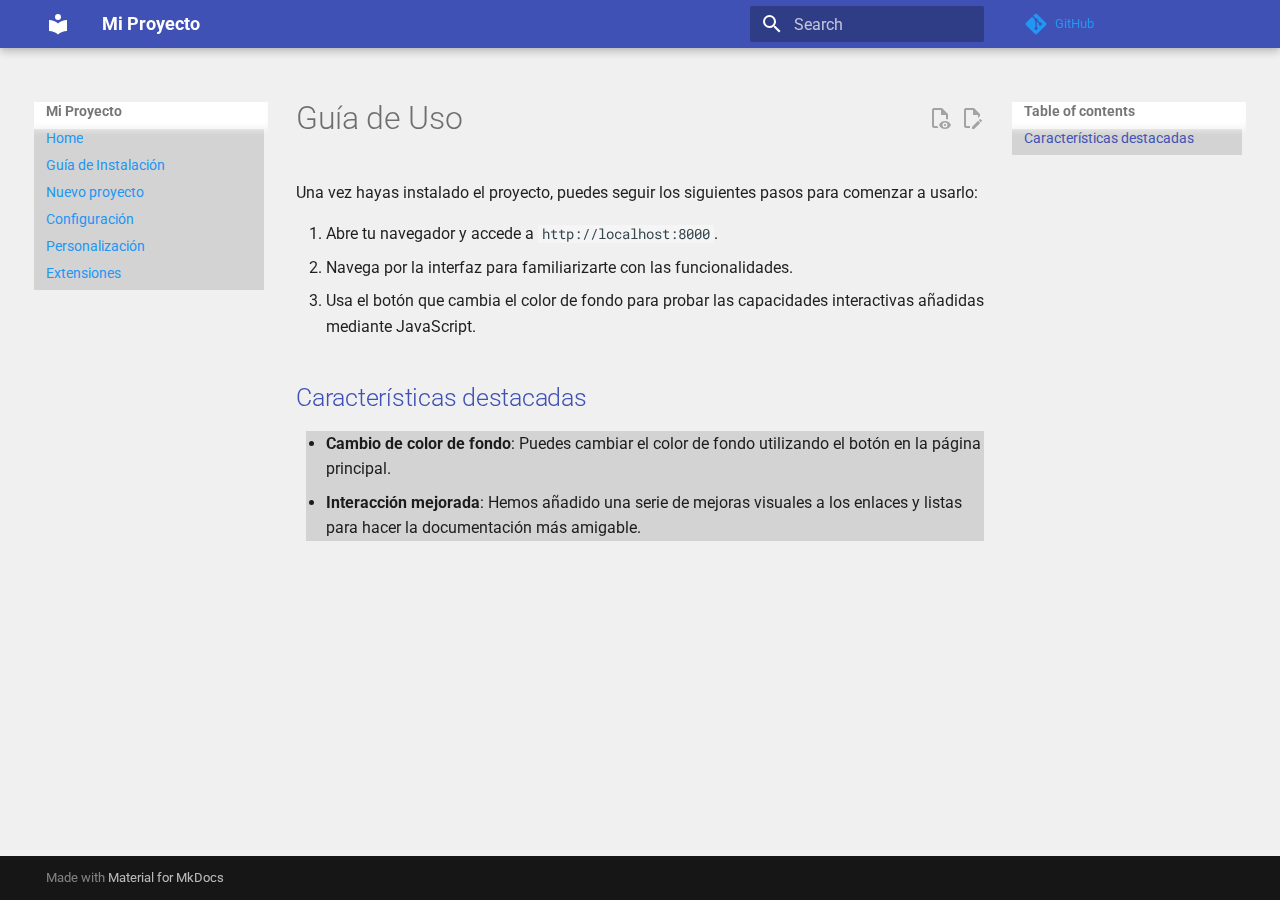
<file: guia/uso/index.html>
<!doctype html>
<html lang="en" class="no-js">
  <head>
    
      <meta charset="utf-8">
      <meta name="viewport" content="width=device-width,initial-scale=1">
      
        <meta name="description" content="Documentación oficial de Mi Proyecto">
      
      
        <meta name="author" content="Javi Ibáñez">
      
      
        <link rel="canonical" href="https://midominio.com/guia/uso/">
      
      
      
      
      <link rel="icon" href="../../assets/images/favicon.png">
      <meta name="generator" content="mkdocs-1.6.1, mkdocs-material-9.5.41">
    
    
      
        <title>Guía de Uso - Mi Proyecto</title>
      
    
    
      <link rel="stylesheet" href="../../assets/stylesheets/main.0253249f.min.css">
      
        
        <link rel="stylesheet" href="../../assets/stylesheets/palette.06af60db.min.css">
      
      


    
    
      
    
    
      
        
        
        <link rel="preconnect" href="https://fonts.gstatic.com" crossorigin>
        <link rel="stylesheet" href="https://fonts.googleapis.com/css?family=Roboto:300,300i,400,400i,700,700i%7CRoboto+Mono:400,400i,700,700i&display=fallback">
        <style>:root{--md-text-font:"Roboto";--md-code-font:"Roboto Mono"}</style>
      
    
    
      <link rel="stylesheet" href="../../styles/extra.css">
    
    <script>__md_scope=new URL("../..",location),__md_hash=e=>[...e].reduce(((e,_)=>(e<<5)-e+_.charCodeAt(0)),0),__md_get=(e,_=localStorage,t=__md_scope)=>JSON.parse(_.getItem(t.pathname+"."+e)),__md_set=(e,_,t=localStorage,a=__md_scope)=>{try{t.setItem(a.pathname+"."+e,JSON.stringify(_))}catch(e){}}</script>
    
      

    
    
    
  </head>
  
  
    
    
    
    
    
    <body dir="ltr" data-md-color-scheme="default" data-md-color-primary="indigo" data-md-color-accent="blue">
  
    
    <input class="md-toggle" data-md-toggle="drawer" type="checkbox" id="__drawer" autocomplete="off">
    <input class="md-toggle" data-md-toggle="search" type="checkbox" id="__search" autocomplete="off">
    <label class="md-overlay" for="__drawer"></label>
    <div data-md-component="skip">
      
        
        <a href="#guia-de-uso" class="md-skip">
          Skip to content
        </a>
      
    </div>
    <div data-md-component="announce">
      
    </div>
    
    
      

  

<header class="md-header md-header--shadow" data-md-component="header">
  <nav class="md-header__inner md-grid" aria-label="Header">
    <a href="../.." title="Mi Proyecto" class="md-header__button md-logo" aria-label="Mi Proyecto" data-md-component="logo">
      
  
  <svg xmlns="http://www.w3.org/2000/svg" viewBox="0 0 24 24"><path d="M12 8a3 3 0 0 0 3-3 3 3 0 0 0-3-3 3 3 0 0 0-3 3 3 3 0 0 0 3 3m0 3.54C9.64 9.35 6.5 8 3 8v11c3.5 0 6.64 1.35 9 3.54 2.36-2.19 5.5-3.54 9-3.54V8c-3.5 0-6.64 1.35-9 3.54"/></svg>

    </a>
    <label class="md-header__button md-icon" for="__drawer">
      
      <svg xmlns="http://www.w3.org/2000/svg" viewBox="0 0 24 24"><path d="M3 6h18v2H3zm0 5h18v2H3zm0 5h18v2H3z"/></svg>
    </label>
    <div class="md-header__title" data-md-component="header-title">
      <div class="md-header__ellipsis">
        <div class="md-header__topic">
          <span class="md-ellipsis">
            Mi Proyecto
          </span>
        </div>
        <div class="md-header__topic" data-md-component="header-topic">
          <span class="md-ellipsis">
            
              Guía de Uso
            
          </span>
        </div>
      </div>
    </div>
    
      
    
    
    
    
      <label class="md-header__button md-icon" for="__search">
        
        <svg xmlns="http://www.w3.org/2000/svg" viewBox="0 0 24 24"><path d="M9.5 3A6.5 6.5 0 0 1 16 9.5c0 1.61-.59 3.09-1.56 4.23l.27.27h.79l5 5-1.5 1.5-5-5v-.79l-.27-.27A6.52 6.52 0 0 1 9.5 16 6.5 6.5 0 0 1 3 9.5 6.5 6.5 0 0 1 9.5 3m0 2C7 5 5 7 5 9.5S7 14 9.5 14 14 12 14 9.5 12 5 9.5 5"/></svg>
      </label>
      <div class="md-search" data-md-component="search" role="dialog">
  <label class="md-search__overlay" for="__search"></label>
  <div class="md-search__inner" role="search">
    <form class="md-search__form" name="search">
      <input type="text" class="md-search__input" name="query" aria-label="Search" placeholder="Search" autocapitalize="off" autocorrect="off" autocomplete="off" spellcheck="false" data-md-component="search-query" required>
      <label class="md-search__icon md-icon" for="__search">
        
        <svg xmlns="http://www.w3.org/2000/svg" viewBox="0 0 24 24"><path d="M9.5 3A6.5 6.5 0 0 1 16 9.5c0 1.61-.59 3.09-1.56 4.23l.27.27h.79l5 5-1.5 1.5-5-5v-.79l-.27-.27A6.52 6.52 0 0 1 9.5 16 6.5 6.5 0 0 1 3 9.5 6.5 6.5 0 0 1 9.5 3m0 2C7 5 5 7 5 9.5S7 14 9.5 14 14 12 14 9.5 12 5 9.5 5"/></svg>
        
        <svg xmlns="http://www.w3.org/2000/svg" viewBox="0 0 24 24"><path d="M20 11v2H8l5.5 5.5-1.42 1.42L4.16 12l7.92-7.92L13.5 5.5 8 11z"/></svg>
      </label>
      <nav class="md-search__options" aria-label="Search">
        
        <button type="reset" class="md-search__icon md-icon" title="Clear" aria-label="Clear" tabindex="-1">
          
          <svg xmlns="http://www.w3.org/2000/svg" viewBox="0 0 24 24"><path d="M19 6.41 17.59 5 12 10.59 6.41 5 5 6.41 10.59 12 5 17.59 6.41 19 12 13.41 17.59 19 19 17.59 13.41 12z"/></svg>
        </button>
      </nav>
      
    </form>
    <div class="md-search__output">
      <div class="md-search__scrollwrap" tabindex="0" data-md-scrollfix>
        <div class="md-search-result" data-md-component="search-result">
          <div class="md-search-result__meta">
            Initializing search
          </div>
          <ol class="md-search-result__list" role="presentation"></ol>
        </div>
      </div>
    </div>
  </div>
</div>
    
    
      <div class="md-header__source">
        <a href="https://github.com/jibanezmico/MkDocs" title="Go to repository" class="md-source" data-md-component="source">
  <div class="md-source__icon md-icon">
    
    <svg xmlns="http://www.w3.org/2000/svg" viewBox="0 0 448 512"><!--! Font Awesome Free 6.6.0 by @fontawesome - https://fontawesome.com License - https://fontawesome.com/license/free (Icons: CC BY 4.0, Fonts: SIL OFL 1.1, Code: MIT License) Copyright 2024 Fonticons, Inc.--><path d="M439.55 236.05 244 40.45a28.87 28.87 0 0 0-40.81 0l-40.66 40.63 51.52 51.52c27.06-9.14 52.68 16.77 43.39 43.68l49.66 49.66c34.23-11.8 61.18 31 35.47 56.69-26.49 26.49-70.21-2.87-56-37.34L240.22 199v121.85c25.3 12.54 22.26 41.85 9.08 55a34.34 34.34 0 0 1-48.55 0c-17.57-17.6-11.07-46.91 11.25-56v-123c-20.8-8.51-24.6-30.74-18.64-45L142.57 101 8.45 235.14a28.86 28.86 0 0 0 0 40.81l195.61 195.6a28.86 28.86 0 0 0 40.8 0l194.69-194.69a28.86 28.86 0 0 0 0-40.81"/></svg>
  </div>
  <div class="md-source__repository">
    GitHub
  </div>
</a>
      </div>
    
  </nav>
  
</header>
    
    <div class="md-container" data-md-component="container">
      
      
        
          
        
      
      <main class="md-main" data-md-component="main">
        <div class="md-main__inner md-grid">
          
            
              
              <div class="md-sidebar md-sidebar--primary" data-md-component="sidebar" data-md-type="navigation" >
                <div class="md-sidebar__scrollwrap">
                  <div class="md-sidebar__inner">
                    



<nav class="md-nav md-nav--primary" aria-label="Navigation" data-md-level="0">
  <label class="md-nav__title" for="__drawer">
    <a href="../.." title="Mi Proyecto" class="md-nav__button md-logo" aria-label="Mi Proyecto" data-md-component="logo">
      
  
  <svg xmlns="http://www.w3.org/2000/svg" viewBox="0 0 24 24"><path d="M12 8a3 3 0 0 0 3-3 3 3 0 0 0-3-3 3 3 0 0 0-3 3 3 3 0 0 0 3 3m0 3.54C9.64 9.35 6.5 8 3 8v11c3.5 0 6.64 1.35 9 3.54 2.36-2.19 5.5-3.54 9-3.54V8c-3.5 0-6.64 1.35-9 3.54"/></svg>

    </a>
    Mi Proyecto
  </label>
  
    <div class="md-nav__source">
      <a href="https://github.com/jibanezmico/MkDocs" title="Go to repository" class="md-source" data-md-component="source">
  <div class="md-source__icon md-icon">
    
    <svg xmlns="http://www.w3.org/2000/svg" viewBox="0 0 448 512"><!--! Font Awesome Free 6.6.0 by @fontawesome - https://fontawesome.com License - https://fontawesome.com/license/free (Icons: CC BY 4.0, Fonts: SIL OFL 1.1, Code: MIT License) Copyright 2024 Fonticons, Inc.--><path d="M439.55 236.05 244 40.45a28.87 28.87 0 0 0-40.81 0l-40.66 40.63 51.52 51.52c27.06-9.14 52.68 16.77 43.39 43.68l49.66 49.66c34.23-11.8 61.18 31 35.47 56.69-26.49 26.49-70.21-2.87-56-37.34L240.22 199v121.85c25.3 12.54 22.26 41.85 9.08 55a34.34 34.34 0 0 1-48.55 0c-17.57-17.6-11.07-46.91 11.25-56v-123c-20.8-8.51-24.6-30.74-18.64-45L142.57 101 8.45 235.14a28.86 28.86 0 0 0 0 40.81l195.61 195.6a28.86 28.86 0 0 0 40.8 0l194.69-194.69a28.86 28.86 0 0 0 0-40.81"/></svg>
  </div>
  <div class="md-source__repository">
    GitHub
  </div>
</a>
    </div>
  
  <ul class="md-nav__list" data-md-scrollfix>
    
      
      
  
  
  
  
    <li class="md-nav__item">
      <a href="../.." class="md-nav__link">
        
  
  <span class="md-ellipsis">
    Home
  </span>
  

      </a>
    </li>
  

    
      
      
  
  
  
  
    <li class="md-nav__item">
      <a href="../../guias/instalacion/" class="md-nav__link">
        
  
  <span class="md-ellipsis">
    Guía de Instalación
  </span>
  

      </a>
    </li>
  

    
      
      
  
  
  
  
    <li class="md-nav__item">
      <a href="../../guias/nuevo_proyecto/" class="md-nav__link">
        
  
  <span class="md-ellipsis">
    Nuevo proyecto
  </span>
  

      </a>
    </li>
  

    
      
      
  
  
  
  
    <li class="md-nav__item">
      <a href="../../configuracion/configuracion/" class="md-nav__link">
        
  
  <span class="md-ellipsis">
    Configuración
  </span>
  

      </a>
    </li>
  

    
      
      
  
  
  
  
    <li class="md-nav__item">
      <a href="../../personalizacion/estilos/" class="md-nav__link">
        
  
  <span class="md-ellipsis">
    Personalización
  </span>
  

      </a>
    </li>
  

    
      
      
  
  
  
  
    <li class="md-nav__item">
      <a href="../../extensiones/admonitions/" class="md-nav__link">
        
  
  <span class="md-ellipsis">
    Extensiones
  </span>
  

      </a>
    </li>
  

    
  </ul>
</nav>
                  </div>
                </div>
              </div>
            
            
              
              <div class="md-sidebar md-sidebar--secondary" data-md-component="sidebar" data-md-type="toc" >
                <div class="md-sidebar__scrollwrap">
                  <div class="md-sidebar__inner">
                    

<nav class="md-nav md-nav--secondary" aria-label="Table of contents">
  
  
  
    
  
  
    <label class="md-nav__title" for="__toc">
      <span class="md-nav__icon md-icon"></span>
      Table of contents
    </label>
    <ul class="md-nav__list" data-md-component="toc" data-md-scrollfix>
      
        <li class="md-nav__item">
  <a href="#caracteristicas-destacadas" class="md-nav__link">
    <span class="md-ellipsis">
      Características destacadas
    </span>
  </a>
  
</li>
      
    </ul>
  
</nav>
                  </div>
                </div>
              </div>
            
          
          
            <div class="md-content" data-md-component="content">
              <article class="md-content__inner md-typeset">
                
                  

  
    <a href="https://github.com/jibanezmico/MkDocs/edit/main/docs/guia/uso.md" title="Edit this page" class="md-content__button md-icon">
      
      <svg xmlns="http://www.w3.org/2000/svg" viewBox="0 0 24 24"><path d="M10 20H6V4h7v5h5v3.1l2-2V8l-6-6H6c-1.1 0-2 .9-2 2v16c0 1.1.9 2 2 2h4zm10.2-7c.1 0 .3.1.4.2l1.3 1.3c.2.2.2.6 0 .8l-1 1-2.1-2.1 1-1c.1-.1.2-.2.4-.2m0 3.9L14.1 23H12v-2.1l6.1-6.1z"/></svg>
    </a>
  
  
    
      
    
    <a href="https://github.com/jibanezmico/MkDocs/raw/main/docs/guia/uso.md" title="View source of this page" class="md-content__button md-icon">
      
      <svg xmlns="http://www.w3.org/2000/svg" viewBox="0 0 24 24"><path d="M17 18c.56 0 1 .44 1 1s-.44 1-1 1-1-.44-1-1 .44-1 1-1m0-3c-2.73 0-5.06 1.66-6 4 .94 2.34 3.27 4 6 4s5.06-1.66 6-4c-.94-2.34-3.27-4-6-4m0 6.5a2.5 2.5 0 0 1-2.5-2.5 2.5 2.5 0 0 1 2.5-2.5 2.5 2.5 0 0 1 2.5 2.5 2.5 2.5 0 0 1-2.5 2.5M9.27 20H6V4h7v5h5v4.07c.7.08 1.36.25 2 .49V8l-6-6H6a2 2 0 0 0-2 2v16a2 2 0 0 0 2 2h4.5a8.2 8.2 0 0 1-1.23-2"/></svg>
    </a>
  


<h1 id="guia-de-uso">Guía de Uso<a class="headerlink" href="#guia-de-uso" title="Permanent link">&para;</a></h1>
<p>Una vez hayas instalado el proyecto, puedes seguir los siguientes pasos para comenzar a usarlo:</p>
<ol>
<li>Abre tu navegador y accede a <code>http://localhost:8000</code>.</li>
<li>Navega por la interfaz para familiarizarte con las funcionalidades.</li>
<li>Usa el botón que cambia el color de fondo para probar las capacidades interactivas añadidas mediante JavaScript.</li>
</ol>
<h2 id="caracteristicas-destacadas">Características destacadas<a class="headerlink" href="#caracteristicas-destacadas" title="Permanent link">&para;</a></h2>
<ul>
<li><strong>Cambio de color de fondo</strong>: Puedes cambiar el color de fondo utilizando el botón en la página principal.</li>
<li><strong>Interacción mejorada</strong>: Hemos añadido una serie de mejoras visuales a los enlaces y listas para hacer la documentación más amigable.</li>
</ul>












                
              </article>
            </div>
          
          
<script>var target=document.getElementById(location.hash.slice(1));target&&target.name&&(target.checked=target.name.startsWith("__tabbed_"))</script>
        </div>
        
      </main>
      
        <footer class="md-footer">
  
  <div class="md-footer-meta md-typeset">
    <div class="md-footer-meta__inner md-grid">
      <div class="md-copyright">
  
  
    Made with
    <a href="https://squidfunk.github.io/mkdocs-material/" target="_blank" rel="noopener">
      Material for MkDocs
    </a>
  
</div>
      
    </div>
  </div>
</footer>
      
    </div>
    <div class="md-dialog" data-md-component="dialog">
      <div class="md-dialog__inner md-typeset"></div>
    </div>
    
    
    <script id="__config" type="application/json">{"base": "../..", "features": ["content.action.edit", "content.action.view", "content.code.copy"], "search": "../../assets/javascripts/workers/search.6ce7567c.min.js", "translations": {"clipboard.copied": "Copied to clipboard", "clipboard.copy": "Copy to clipboard", "search.result.more.one": "1 more on this page", "search.result.more.other": "# more on this page", "search.result.none": "No matching documents", "search.result.one": "1 matching document", "search.result.other": "# matching documents", "search.result.placeholder": "Type to start searching", "search.result.term.missing": "Missing", "select.version": "Select version"}}</script>
    
    
      <script src="../../assets/javascripts/bundle.83f73b43.min.js"></script>
      
        <script src="../../js/custom.js"></script>
      
    
  </body>
</html>
</file>
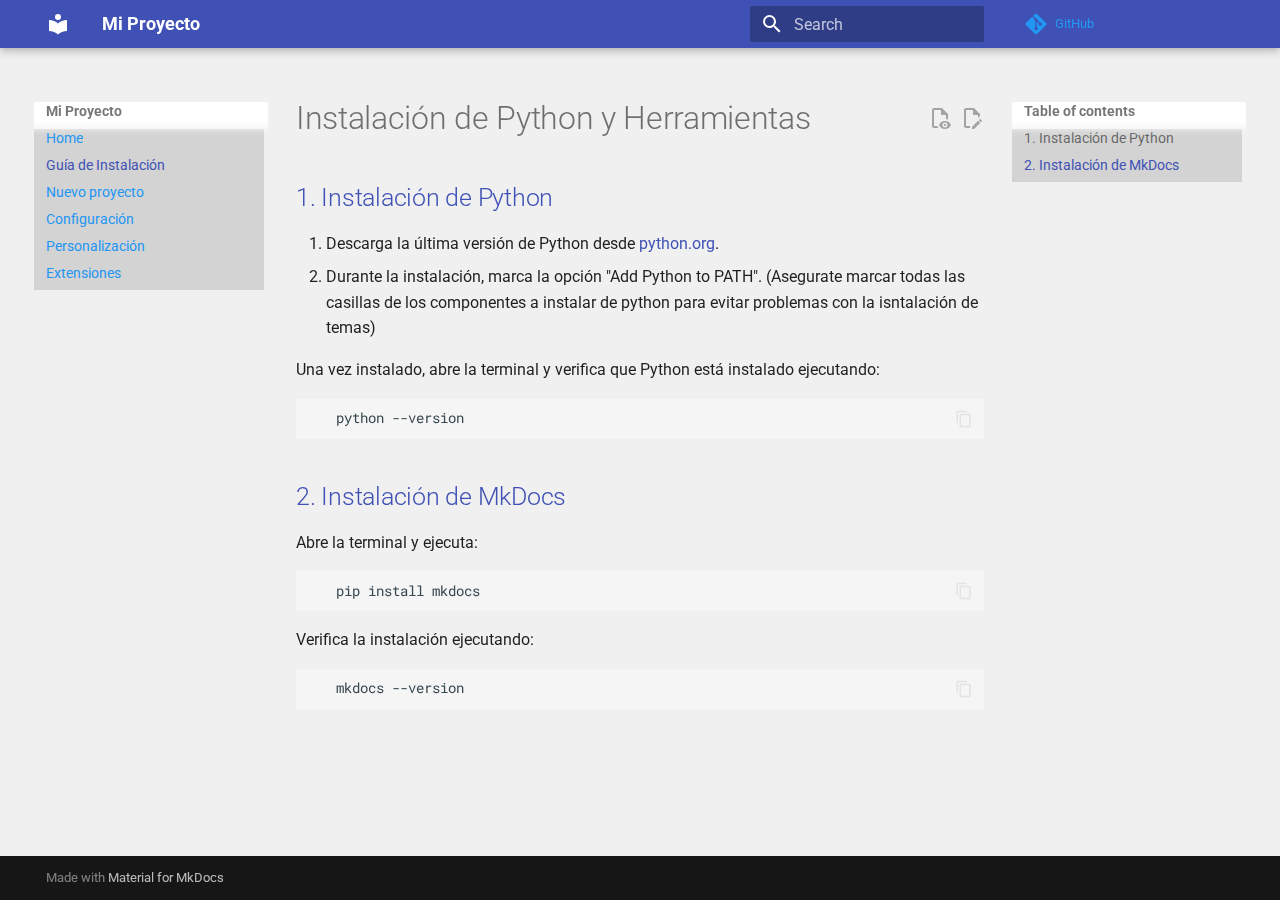
<file: guias/instalacion/index.html>
<!doctype html>
<html lang="en" class="no-js">
  <head>
    
      <meta charset="utf-8">
      <meta name="viewport" content="width=device-width,initial-scale=1">
      
        <meta name="description" content="Documentación oficial de Mi Proyecto">
      
      
        <meta name="author" content="Javi Ibáñez">
      
      
        <link rel="canonical" href="https://midominio.com/guias/instalacion/">
      
      
        <link rel="prev" href="../..">
      
      
        <link rel="next" href="../nuevo_proyecto/">
      
      
      <link rel="icon" href="../../assets/images/favicon.png">
      <meta name="generator" content="mkdocs-1.6.1, mkdocs-material-9.5.41">
    
    
      
        <title>Guía de Instalación - Mi Proyecto</title>
      
    
    
      <link rel="stylesheet" href="../../assets/stylesheets/main.0253249f.min.css">
      
        
        <link rel="stylesheet" href="../../assets/stylesheets/palette.06af60db.min.css">
      
      


    
    
      
    
    
      
        
        
        <link rel="preconnect" href="https://fonts.gstatic.com" crossorigin>
        <link rel="stylesheet" href="https://fonts.googleapis.com/css?family=Roboto:300,300i,400,400i,700,700i%7CRoboto+Mono:400,400i,700,700i&display=fallback">
        <style>:root{--md-text-font:"Roboto";--md-code-font:"Roboto Mono"}</style>
      
    
    
      <link rel="stylesheet" href="../../styles/extra.css">
    
    <script>__md_scope=new URL("../..",location),__md_hash=e=>[...e].reduce(((e,_)=>(e<<5)-e+_.charCodeAt(0)),0),__md_get=(e,_=localStorage,t=__md_scope)=>JSON.parse(_.getItem(t.pathname+"."+e)),__md_set=(e,_,t=localStorage,a=__md_scope)=>{try{t.setItem(a.pathname+"."+e,JSON.stringify(_))}catch(e){}}</script>
    
      

    
    
    
  </head>
  
  
    
    
    
    
    
    <body dir="ltr" data-md-color-scheme="default" data-md-color-primary="indigo" data-md-color-accent="blue">
  
    
    <input class="md-toggle" data-md-toggle="drawer" type="checkbox" id="__drawer" autocomplete="off">
    <input class="md-toggle" data-md-toggle="search" type="checkbox" id="__search" autocomplete="off">
    <label class="md-overlay" for="__drawer"></label>
    <div data-md-component="skip">
      
        
        <a href="#instalacion-de-python-y-herramientas" class="md-skip">
          Skip to content
        </a>
      
    </div>
    <div data-md-component="announce">
      
    </div>
    
    
      

  

<header class="md-header md-header--shadow" data-md-component="header">
  <nav class="md-header__inner md-grid" aria-label="Header">
    <a href="../.." title="Mi Proyecto" class="md-header__button md-logo" aria-label="Mi Proyecto" data-md-component="logo">
      
  
  <svg xmlns="http://www.w3.org/2000/svg" viewBox="0 0 24 24"><path d="M12 8a3 3 0 0 0 3-3 3 3 0 0 0-3-3 3 3 0 0 0-3 3 3 3 0 0 0 3 3m0 3.54C9.64 9.35 6.5 8 3 8v11c3.5 0 6.64 1.35 9 3.54 2.36-2.19 5.5-3.54 9-3.54V8c-3.5 0-6.64 1.35-9 3.54"/></svg>

    </a>
    <label class="md-header__button md-icon" for="__drawer">
      
      <svg xmlns="http://www.w3.org/2000/svg" viewBox="0 0 24 24"><path d="M3 6h18v2H3zm0 5h18v2H3zm0 5h18v2H3z"/></svg>
    </label>
    <div class="md-header__title" data-md-component="header-title">
      <div class="md-header__ellipsis">
        <div class="md-header__topic">
          <span class="md-ellipsis">
            Mi Proyecto
          </span>
        </div>
        <div class="md-header__topic" data-md-component="header-topic">
          <span class="md-ellipsis">
            
              Guía de Instalación
            
          </span>
        </div>
      </div>
    </div>
    
      
    
    
    
    
      <label class="md-header__button md-icon" for="__search">
        
        <svg xmlns="http://www.w3.org/2000/svg" viewBox="0 0 24 24"><path d="M9.5 3A6.5 6.5 0 0 1 16 9.5c0 1.61-.59 3.09-1.56 4.23l.27.27h.79l5 5-1.5 1.5-5-5v-.79l-.27-.27A6.52 6.52 0 0 1 9.5 16 6.5 6.5 0 0 1 3 9.5 6.5 6.5 0 0 1 9.5 3m0 2C7 5 5 7 5 9.5S7 14 9.5 14 14 12 14 9.5 12 5 9.5 5"/></svg>
      </label>
      <div class="md-search" data-md-component="search" role="dialog">
  <label class="md-search__overlay" for="__search"></label>
  <div class="md-search__inner" role="search">
    <form class="md-search__form" name="search">
      <input type="text" class="md-search__input" name="query" aria-label="Search" placeholder="Search" autocapitalize="off" autocorrect="off" autocomplete="off" spellcheck="false" data-md-component="search-query" required>
      <label class="md-search__icon md-icon" for="__search">
        
        <svg xmlns="http://www.w3.org/2000/svg" viewBox="0 0 24 24"><path d="M9.5 3A6.5 6.5 0 0 1 16 9.5c0 1.61-.59 3.09-1.56 4.23l.27.27h.79l5 5-1.5 1.5-5-5v-.79l-.27-.27A6.52 6.52 0 0 1 9.5 16 6.5 6.5 0 0 1 3 9.5 6.5 6.5 0 0 1 9.5 3m0 2C7 5 5 7 5 9.5S7 14 9.5 14 14 12 14 9.5 12 5 9.5 5"/></svg>
        
        <svg xmlns="http://www.w3.org/2000/svg" viewBox="0 0 24 24"><path d="M20 11v2H8l5.5 5.5-1.42 1.42L4.16 12l7.92-7.92L13.5 5.5 8 11z"/></svg>
      </label>
      <nav class="md-search__options" aria-label="Search">
        
        <button type="reset" class="md-search__icon md-icon" title="Clear" aria-label="Clear" tabindex="-1">
          
          <svg xmlns="http://www.w3.org/2000/svg" viewBox="0 0 24 24"><path d="M19 6.41 17.59 5 12 10.59 6.41 5 5 6.41 10.59 12 5 17.59 6.41 19 12 13.41 17.59 19 19 17.59 13.41 12z"/></svg>
        </button>
      </nav>
      
    </form>
    <div class="md-search__output">
      <div class="md-search__scrollwrap" tabindex="0" data-md-scrollfix>
        <div class="md-search-result" data-md-component="search-result">
          <div class="md-search-result__meta">
            Initializing search
          </div>
          <ol class="md-search-result__list" role="presentation"></ol>
        </div>
      </div>
    </div>
  </div>
</div>
    
    
      <div class="md-header__source">
        <a href="https://github.com/jibanezmico/MkDocs" title="Go to repository" class="md-source" data-md-component="source">
  <div class="md-source__icon md-icon">
    
    <svg xmlns="http://www.w3.org/2000/svg" viewBox="0 0 448 512"><!--! Font Awesome Free 6.6.0 by @fontawesome - https://fontawesome.com License - https://fontawesome.com/license/free (Icons: CC BY 4.0, Fonts: SIL OFL 1.1, Code: MIT License) Copyright 2024 Fonticons, Inc.--><path d="M439.55 236.05 244 40.45a28.87 28.87 0 0 0-40.81 0l-40.66 40.63 51.52 51.52c27.06-9.14 52.68 16.77 43.39 43.68l49.66 49.66c34.23-11.8 61.18 31 35.47 56.69-26.49 26.49-70.21-2.87-56-37.34L240.22 199v121.85c25.3 12.54 22.26 41.85 9.08 55a34.34 34.34 0 0 1-48.55 0c-17.57-17.6-11.07-46.91 11.25-56v-123c-20.8-8.51-24.6-30.74-18.64-45L142.57 101 8.45 235.14a28.86 28.86 0 0 0 0 40.81l195.61 195.6a28.86 28.86 0 0 0 40.8 0l194.69-194.69a28.86 28.86 0 0 0 0-40.81"/></svg>
  </div>
  <div class="md-source__repository">
    GitHub
  </div>
</a>
      </div>
    
  </nav>
  
</header>
    
    <div class="md-container" data-md-component="container">
      
      
        
          
        
      
      <main class="md-main" data-md-component="main">
        <div class="md-main__inner md-grid">
          
            
              
              <div class="md-sidebar md-sidebar--primary" data-md-component="sidebar" data-md-type="navigation" >
                <div class="md-sidebar__scrollwrap">
                  <div class="md-sidebar__inner">
                    



<nav class="md-nav md-nav--primary" aria-label="Navigation" data-md-level="0">
  <label class="md-nav__title" for="__drawer">
    <a href="../.." title="Mi Proyecto" class="md-nav__button md-logo" aria-label="Mi Proyecto" data-md-component="logo">
      
  
  <svg xmlns="http://www.w3.org/2000/svg" viewBox="0 0 24 24"><path d="M12 8a3 3 0 0 0 3-3 3 3 0 0 0-3-3 3 3 0 0 0-3 3 3 3 0 0 0 3 3m0 3.54C9.64 9.35 6.5 8 3 8v11c3.5 0 6.64 1.35 9 3.54 2.36-2.19 5.5-3.54 9-3.54V8c-3.5 0-6.64 1.35-9 3.54"/></svg>

    </a>
    Mi Proyecto
  </label>
  
    <div class="md-nav__source">
      <a href="https://github.com/jibanezmico/MkDocs" title="Go to repository" class="md-source" data-md-component="source">
  <div class="md-source__icon md-icon">
    
    <svg xmlns="http://www.w3.org/2000/svg" viewBox="0 0 448 512"><!--! Font Awesome Free 6.6.0 by @fontawesome - https://fontawesome.com License - https://fontawesome.com/license/free (Icons: CC BY 4.0, Fonts: SIL OFL 1.1, Code: MIT License) Copyright 2024 Fonticons, Inc.--><path d="M439.55 236.05 244 40.45a28.87 28.87 0 0 0-40.81 0l-40.66 40.63 51.52 51.52c27.06-9.14 52.68 16.77 43.39 43.68l49.66 49.66c34.23-11.8 61.18 31 35.47 56.69-26.49 26.49-70.21-2.87-56-37.34L240.22 199v121.85c25.3 12.54 22.26 41.85 9.08 55a34.34 34.34 0 0 1-48.55 0c-17.57-17.6-11.07-46.91 11.25-56v-123c-20.8-8.51-24.6-30.74-18.64-45L142.57 101 8.45 235.14a28.86 28.86 0 0 0 0 40.81l195.61 195.6a28.86 28.86 0 0 0 40.8 0l194.69-194.69a28.86 28.86 0 0 0 0-40.81"/></svg>
  </div>
  <div class="md-source__repository">
    GitHub
  </div>
</a>
    </div>
  
  <ul class="md-nav__list" data-md-scrollfix>
    
      
      
  
  
  
  
    <li class="md-nav__item">
      <a href="../.." class="md-nav__link">
        
  
  <span class="md-ellipsis">
    Home
  </span>
  

      </a>
    </li>
  

    
      
      
  
  
    
  
  
  
    <li class="md-nav__item md-nav__item--active">
      
      <input class="md-nav__toggle md-toggle" type="checkbox" id="__toc">
      
      
        
      
      
        <label class="md-nav__link md-nav__link--active" for="__toc">
          
  
  <span class="md-ellipsis">
    Guía de Instalación
  </span>
  

          <span class="md-nav__icon md-icon"></span>
        </label>
      
      <a href="./" class="md-nav__link md-nav__link--active">
        
  
  <span class="md-ellipsis">
    Guía de Instalación
  </span>
  

      </a>
      
        

<nav class="md-nav md-nav--secondary" aria-label="Table of contents">
  
  
  
    
  
  
    <label class="md-nav__title" for="__toc">
      <span class="md-nav__icon md-icon"></span>
      Table of contents
    </label>
    <ul class="md-nav__list" data-md-component="toc" data-md-scrollfix>
      
        <li class="md-nav__item">
  <a href="#1-instalacion-de-python" class="md-nav__link">
    <span class="md-ellipsis">
      1. Instalación de Python
    </span>
  </a>
  
</li>
      
        <li class="md-nav__item">
  <a href="#2-instalacion-de-mkdocs" class="md-nav__link">
    <span class="md-ellipsis">
      2. Instalación de MkDocs
    </span>
  </a>
  
</li>
      
    </ul>
  
</nav>
      
    </li>
  

    
      
      
  
  
  
  
    <li class="md-nav__item">
      <a href="../nuevo_proyecto/" class="md-nav__link">
        
  
  <span class="md-ellipsis">
    Nuevo proyecto
  </span>
  

      </a>
    </li>
  

    
      
      
  
  
  
  
    <li class="md-nav__item">
      <a href="../../configuracion/configuracion/" class="md-nav__link">
        
  
  <span class="md-ellipsis">
    Configuración
  </span>
  

      </a>
    </li>
  

    
      
      
  
  
  
  
    <li class="md-nav__item">
      <a href="../../personalizacion/estilos/" class="md-nav__link">
        
  
  <span class="md-ellipsis">
    Personalización
  </span>
  

      </a>
    </li>
  

    
      
      
  
  
  
  
    <li class="md-nav__item">
      <a href="../../extensiones/admonitions/" class="md-nav__link">
        
  
  <span class="md-ellipsis">
    Extensiones
  </span>
  

      </a>
    </li>
  

    
  </ul>
</nav>
                  </div>
                </div>
              </div>
            
            
              
              <div class="md-sidebar md-sidebar--secondary" data-md-component="sidebar" data-md-type="toc" >
                <div class="md-sidebar__scrollwrap">
                  <div class="md-sidebar__inner">
                    

<nav class="md-nav md-nav--secondary" aria-label="Table of contents">
  
  
  
    
  
  
    <label class="md-nav__title" for="__toc">
      <span class="md-nav__icon md-icon"></span>
      Table of contents
    </label>
    <ul class="md-nav__list" data-md-component="toc" data-md-scrollfix>
      
        <li class="md-nav__item">
  <a href="#1-instalacion-de-python" class="md-nav__link">
    <span class="md-ellipsis">
      1. Instalación de Python
    </span>
  </a>
  
</li>
      
        <li class="md-nav__item">
  <a href="#2-instalacion-de-mkdocs" class="md-nav__link">
    <span class="md-ellipsis">
      2. Instalación de MkDocs
    </span>
  </a>
  
</li>
      
    </ul>
  
</nav>
                  </div>
                </div>
              </div>
            
          
          
            <div class="md-content" data-md-component="content">
              <article class="md-content__inner md-typeset">
                
                  

  
    <a href="https://github.com/jibanezmico/MkDocs/edit/main/docs/guias/instalacion.md" title="Edit this page" class="md-content__button md-icon">
      
      <svg xmlns="http://www.w3.org/2000/svg" viewBox="0 0 24 24"><path d="M10 20H6V4h7v5h5v3.1l2-2V8l-6-6H6c-1.1 0-2 .9-2 2v16c0 1.1.9 2 2 2h4zm10.2-7c.1 0 .3.1.4.2l1.3 1.3c.2.2.2.6 0 .8l-1 1-2.1-2.1 1-1c.1-.1.2-.2.4-.2m0 3.9L14.1 23H12v-2.1l6.1-6.1z"/></svg>
    </a>
  
  
    
      
    
    <a href="https://github.com/jibanezmico/MkDocs/raw/main/docs/guias/instalacion.md" title="View source of this page" class="md-content__button md-icon">
      
      <svg xmlns="http://www.w3.org/2000/svg" viewBox="0 0 24 24"><path d="M17 18c.56 0 1 .44 1 1s-.44 1-1 1-1-.44-1-1 .44-1 1-1m0-3c-2.73 0-5.06 1.66-6 4 .94 2.34 3.27 4 6 4s5.06-1.66 6-4c-.94-2.34-3.27-4-6-4m0 6.5a2.5 2.5 0 0 1-2.5-2.5 2.5 2.5 0 0 1 2.5-2.5 2.5 2.5 0 0 1 2.5 2.5 2.5 2.5 0 0 1-2.5 2.5M9.27 20H6V4h7v5h5v4.07c.7.08 1.36.25 2 .49V8l-6-6H6a2 2 0 0 0-2 2v16a2 2 0 0 0 2 2h4.5a8.2 8.2 0 0 1-1.23-2"/></svg>
    </a>
  


<h1 id="instalacion-de-python-y-herramientas">Instalación de Python y Herramientas<a class="headerlink" href="#instalacion-de-python-y-herramientas" title="Permanent link">&para;</a></h1>
<h2 id="1-instalacion-de-python">1. Instalación de Python<a class="headerlink" href="#1-instalacion-de-python" title="Permanent link">&para;</a></h2>
<ol>
<li>Descarga la última versión de Python desde <a href="https://www.python.org/downloads/windows/">python.org</a>.</li>
<li>Durante la instalación, marca la opción "Add Python to PATH". (Asegurate marcar todas las casillas de los componentes a instalar de python para evitar problemas con la isntalación de temas)</li>
</ol>
<p>Una vez instalado, abre la terminal y verifica que Python está instalado ejecutando:</p>
<div class="codehilite"><pre><span></span><code><span class="w">   </span>python<span class="w"> </span>--version
</code></pre></div>

<h2 id="2-instalacion-de-mkdocs">2. Instalación de MkDocs<a class="headerlink" href="#2-instalacion-de-mkdocs" title="Permanent link">&para;</a></h2>
<p>Abre la terminal y ejecuta:</p>
<div class="codehilite"><pre><span></span><code><span class="w">   </span>pip<span class="w"> </span>install<span class="w"> </span>mkdocs
</code></pre></div>

<p>Verifica la instalación ejecutando:</p>
<div class="codehilite"><pre><span></span><code><span class="w">   </span>mkdocs<span class="w"> </span>--version
</code></pre></div>












                
              </article>
            </div>
          
          
<script>var target=document.getElementById(location.hash.slice(1));target&&target.name&&(target.checked=target.name.startsWith("__tabbed_"))</script>
        </div>
        
      </main>
      
        <footer class="md-footer">
  
  <div class="md-footer-meta md-typeset">
    <div class="md-footer-meta__inner md-grid">
      <div class="md-copyright">
  
  
    Made with
    <a href="https://squidfunk.github.io/mkdocs-material/" target="_blank" rel="noopener">
      Material for MkDocs
    </a>
  
</div>
      
    </div>
  </div>
</footer>
      
    </div>
    <div class="md-dialog" data-md-component="dialog">
      <div class="md-dialog__inner md-typeset"></div>
    </div>
    
    
    <script id="__config" type="application/json">{"base": "../..", "features": ["content.action.edit", "content.action.view", "content.code.copy"], "search": "../../assets/javascripts/workers/search.6ce7567c.min.js", "translations": {"clipboard.copied": "Copied to clipboard", "clipboard.copy": "Copy to clipboard", "search.result.more.one": "1 more on this page", "search.result.more.other": "# more on this page", "search.result.none": "No matching documents", "search.result.one": "1 matching document", "search.result.other": "# matching documents", "search.result.placeholder": "Type to start searching", "search.result.term.missing": "Missing", "select.version": "Select version"}}</script>
    
    
      <script src="../../assets/javascripts/bundle.83f73b43.min.js"></script>
      
        <script src="../../js/custom.js"></script>
      
    
  </body>
</html>
</file>
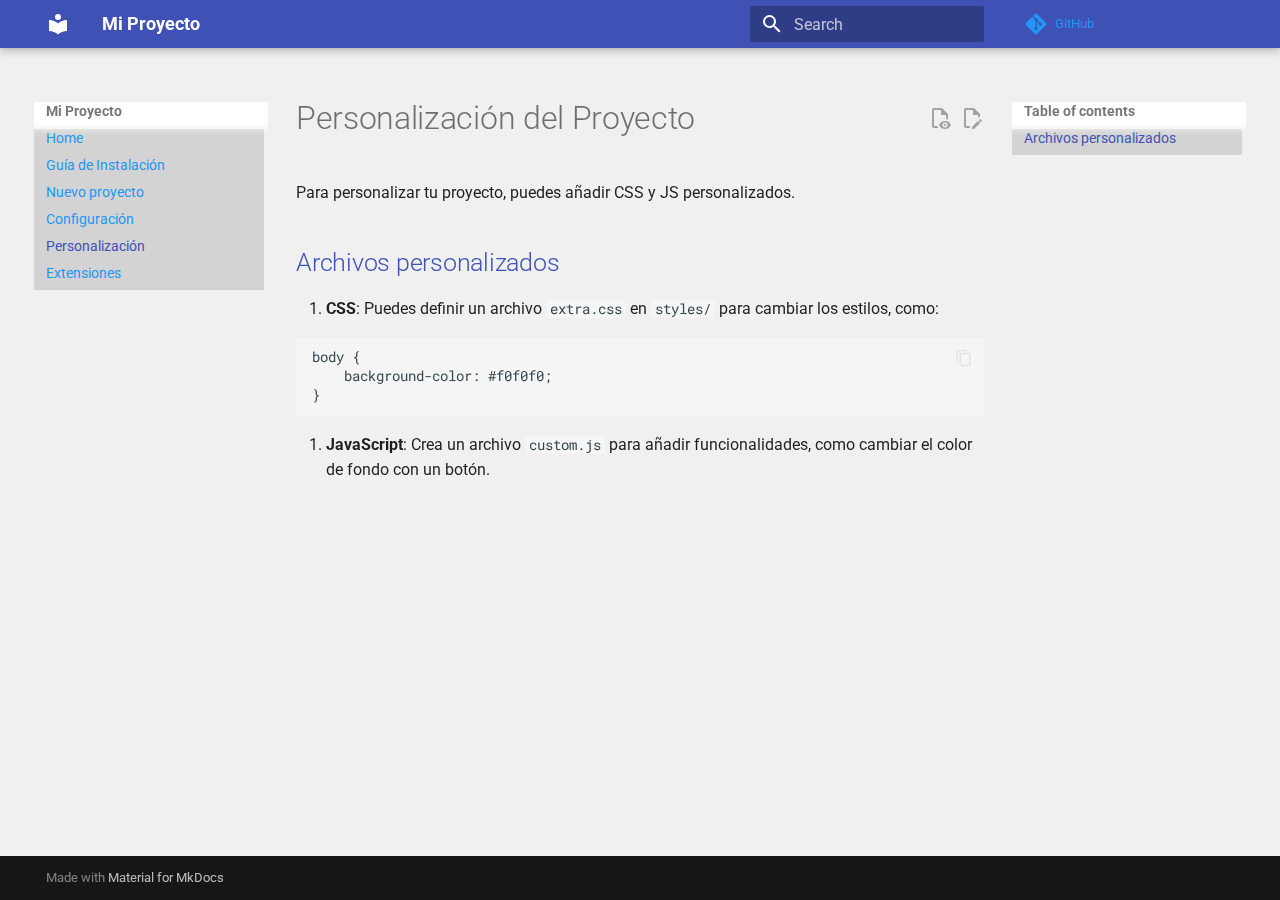
<file: personalizacion/estilos/index.html>
<!doctype html>
<html lang="en" class="no-js">
  <head>
    
      <meta charset="utf-8">
      <meta name="viewport" content="width=device-width,initial-scale=1">
      
        <meta name="description" content="Documentación oficial de Mi Proyecto">
      
      
        <meta name="author" content="Javi Ibáñez">
      
      
        <link rel="canonical" href="https://midominio.com/personalizacion/estilos/">
      
      
        <link rel="prev" href="../../configuracion/configuracion/">
      
      
        <link rel="next" href="../../extensiones/admonitions/">
      
      
      <link rel="icon" href="../../assets/images/favicon.png">
      <meta name="generator" content="mkdocs-1.6.1, mkdocs-material-9.5.41">
    
    
      
        <title>Personalización - Mi Proyecto</title>
      
    
    
      <link rel="stylesheet" href="../../assets/stylesheets/main.0253249f.min.css">
      
        
        <link rel="stylesheet" href="../../assets/stylesheets/palette.06af60db.min.css">
      
      


    
    
      
    
    
      
        
        
        <link rel="preconnect" href="https://fonts.gstatic.com" crossorigin>
        <link rel="stylesheet" href="https://fonts.googleapis.com/css?family=Roboto:300,300i,400,400i,700,700i%7CRoboto+Mono:400,400i,700,700i&display=fallback">
        <style>:root{--md-text-font:"Roboto";--md-code-font:"Roboto Mono"}</style>
      
    
    
      <link rel="stylesheet" href="../../styles/extra.css">
    
    <script>__md_scope=new URL("../..",location),__md_hash=e=>[...e].reduce(((e,_)=>(e<<5)-e+_.charCodeAt(0)),0),__md_get=(e,_=localStorage,t=__md_scope)=>JSON.parse(_.getItem(t.pathname+"."+e)),__md_set=(e,_,t=localStorage,a=__md_scope)=>{try{t.setItem(a.pathname+"."+e,JSON.stringify(_))}catch(e){}}</script>
    
      

    
    
    
  </head>
  
  
    
    
    
    
    
    <body dir="ltr" data-md-color-scheme="default" data-md-color-primary="indigo" data-md-color-accent="blue">
  
    
    <input class="md-toggle" data-md-toggle="drawer" type="checkbox" id="__drawer" autocomplete="off">
    <input class="md-toggle" data-md-toggle="search" type="checkbox" id="__search" autocomplete="off">
    <label class="md-overlay" for="__drawer"></label>
    <div data-md-component="skip">
      
        
        <a href="#personalizacion-del-proyecto" class="md-skip">
          Skip to content
        </a>
      
    </div>
    <div data-md-component="announce">
      
    </div>
    
    
      

  

<header class="md-header md-header--shadow" data-md-component="header">
  <nav class="md-header__inner md-grid" aria-label="Header">
    <a href="../.." title="Mi Proyecto" class="md-header__button md-logo" aria-label="Mi Proyecto" data-md-component="logo">
      
  
  <svg xmlns="http://www.w3.org/2000/svg" viewBox="0 0 24 24"><path d="M12 8a3 3 0 0 0 3-3 3 3 0 0 0-3-3 3 3 0 0 0-3 3 3 3 0 0 0 3 3m0 3.54C9.64 9.35 6.5 8 3 8v11c3.5 0 6.64 1.35 9 3.54 2.36-2.19 5.5-3.54 9-3.54V8c-3.5 0-6.64 1.35-9 3.54"/></svg>

    </a>
    <label class="md-header__button md-icon" for="__drawer">
      
      <svg xmlns="http://www.w3.org/2000/svg" viewBox="0 0 24 24"><path d="M3 6h18v2H3zm0 5h18v2H3zm0 5h18v2H3z"/></svg>
    </label>
    <div class="md-header__title" data-md-component="header-title">
      <div class="md-header__ellipsis">
        <div class="md-header__topic">
          <span class="md-ellipsis">
            Mi Proyecto
          </span>
        </div>
        <div class="md-header__topic" data-md-component="header-topic">
          <span class="md-ellipsis">
            
              Personalización
            
          </span>
        </div>
      </div>
    </div>
    
      
    
    
    
    
      <label class="md-header__button md-icon" for="__search">
        
        <svg xmlns="http://www.w3.org/2000/svg" viewBox="0 0 24 24"><path d="M9.5 3A6.5 6.5 0 0 1 16 9.5c0 1.61-.59 3.09-1.56 4.23l.27.27h.79l5 5-1.5 1.5-5-5v-.79l-.27-.27A6.52 6.52 0 0 1 9.5 16 6.5 6.5 0 0 1 3 9.5 6.5 6.5 0 0 1 9.5 3m0 2C7 5 5 7 5 9.5S7 14 9.5 14 14 12 14 9.5 12 5 9.5 5"/></svg>
      </label>
      <div class="md-search" data-md-component="search" role="dialog">
  <label class="md-search__overlay" for="__search"></label>
  <div class="md-search__inner" role="search">
    <form class="md-search__form" name="search">
      <input type="text" class="md-search__input" name="query" aria-label="Search" placeholder="Search" autocapitalize="off" autocorrect="off" autocomplete="off" spellcheck="false" data-md-component="search-query" required>
      <label class="md-search__icon md-icon" for="__search">
        
        <svg xmlns="http://www.w3.org/2000/svg" viewBox="0 0 24 24"><path d="M9.5 3A6.5 6.5 0 0 1 16 9.5c0 1.61-.59 3.09-1.56 4.23l.27.27h.79l5 5-1.5 1.5-5-5v-.79l-.27-.27A6.52 6.52 0 0 1 9.5 16 6.5 6.5 0 0 1 3 9.5 6.5 6.5 0 0 1 9.5 3m0 2C7 5 5 7 5 9.5S7 14 9.5 14 14 12 14 9.5 12 5 9.5 5"/></svg>
        
        <svg xmlns="http://www.w3.org/2000/svg" viewBox="0 0 24 24"><path d="M20 11v2H8l5.5 5.5-1.42 1.42L4.16 12l7.92-7.92L13.5 5.5 8 11z"/></svg>
      </label>
      <nav class="md-search__options" aria-label="Search">
        
        <button type="reset" class="md-search__icon md-icon" title="Clear" aria-label="Clear" tabindex="-1">
          
          <svg xmlns="http://www.w3.org/2000/svg" viewBox="0 0 24 24"><path d="M19 6.41 17.59 5 12 10.59 6.41 5 5 6.41 10.59 12 5 17.59 6.41 19 12 13.41 17.59 19 19 17.59 13.41 12z"/></svg>
        </button>
      </nav>
      
    </form>
    <div class="md-search__output">
      <div class="md-search__scrollwrap" tabindex="0" data-md-scrollfix>
        <div class="md-search-result" data-md-component="search-result">
          <div class="md-search-result__meta">
            Initializing search
          </div>
          <ol class="md-search-result__list" role="presentation"></ol>
        </div>
      </div>
    </div>
  </div>
</div>
    
    
      <div class="md-header__source">
        <a href="https://github.com/jibanezmico/MkDocs" title="Go to repository" class="md-source" data-md-component="source">
  <div class="md-source__icon md-icon">
    
    <svg xmlns="http://www.w3.org/2000/svg" viewBox="0 0 448 512"><!--! Font Awesome Free 6.6.0 by @fontawesome - https://fontawesome.com License - https://fontawesome.com/license/free (Icons: CC BY 4.0, Fonts: SIL OFL 1.1, Code: MIT License) Copyright 2024 Fonticons, Inc.--><path d="M439.55 236.05 244 40.45a28.87 28.87 0 0 0-40.81 0l-40.66 40.63 51.52 51.52c27.06-9.14 52.68 16.77 43.39 43.68l49.66 49.66c34.23-11.8 61.18 31 35.47 56.69-26.49 26.49-70.21-2.87-56-37.34L240.22 199v121.85c25.3 12.54 22.26 41.85 9.08 55a34.34 34.34 0 0 1-48.55 0c-17.57-17.6-11.07-46.91 11.25-56v-123c-20.8-8.51-24.6-30.74-18.64-45L142.57 101 8.45 235.14a28.86 28.86 0 0 0 0 40.81l195.61 195.6a28.86 28.86 0 0 0 40.8 0l194.69-194.69a28.86 28.86 0 0 0 0-40.81"/></svg>
  </div>
  <div class="md-source__repository">
    GitHub
  </div>
</a>
      </div>
    
  </nav>
  
</header>
    
    <div class="md-container" data-md-component="container">
      
      
        
          
        
      
      <main class="md-main" data-md-component="main">
        <div class="md-main__inner md-grid">
          
            
              
              <div class="md-sidebar md-sidebar--primary" data-md-component="sidebar" data-md-type="navigation" >
                <div class="md-sidebar__scrollwrap">
                  <div class="md-sidebar__inner">
                    



<nav class="md-nav md-nav--primary" aria-label="Navigation" data-md-level="0">
  <label class="md-nav__title" for="__drawer">
    <a href="../.." title="Mi Proyecto" class="md-nav__button md-logo" aria-label="Mi Proyecto" data-md-component="logo">
      
  
  <svg xmlns="http://www.w3.org/2000/svg" viewBox="0 0 24 24"><path d="M12 8a3 3 0 0 0 3-3 3 3 0 0 0-3-3 3 3 0 0 0-3 3 3 3 0 0 0 3 3m0 3.54C9.64 9.35 6.5 8 3 8v11c3.5 0 6.64 1.35 9 3.54 2.36-2.19 5.5-3.54 9-3.54V8c-3.5 0-6.64 1.35-9 3.54"/></svg>

    </a>
    Mi Proyecto
  </label>
  
    <div class="md-nav__source">
      <a href="https://github.com/jibanezmico/MkDocs" title="Go to repository" class="md-source" data-md-component="source">
  <div class="md-source__icon md-icon">
    
    <svg xmlns="http://www.w3.org/2000/svg" viewBox="0 0 448 512"><!--! Font Awesome Free 6.6.0 by @fontawesome - https://fontawesome.com License - https://fontawesome.com/license/free (Icons: CC BY 4.0, Fonts: SIL OFL 1.1, Code: MIT License) Copyright 2024 Fonticons, Inc.--><path d="M439.55 236.05 244 40.45a28.87 28.87 0 0 0-40.81 0l-40.66 40.63 51.52 51.52c27.06-9.14 52.68 16.77 43.39 43.68l49.66 49.66c34.23-11.8 61.18 31 35.47 56.69-26.49 26.49-70.21-2.87-56-37.34L240.22 199v121.85c25.3 12.54 22.26 41.85 9.08 55a34.34 34.34 0 0 1-48.55 0c-17.57-17.6-11.07-46.91 11.25-56v-123c-20.8-8.51-24.6-30.74-18.64-45L142.57 101 8.45 235.14a28.86 28.86 0 0 0 0 40.81l195.61 195.6a28.86 28.86 0 0 0 40.8 0l194.69-194.69a28.86 28.86 0 0 0 0-40.81"/></svg>
  </div>
  <div class="md-source__repository">
    GitHub
  </div>
</a>
    </div>
  
  <ul class="md-nav__list" data-md-scrollfix>
    
      
      
  
  
  
  
    <li class="md-nav__item">
      <a href="../.." class="md-nav__link">
        
  
  <span class="md-ellipsis">
    Home
  </span>
  

      </a>
    </li>
  

    
      
      
  
  
  
  
    <li class="md-nav__item">
      <a href="../../guias/instalacion/" class="md-nav__link">
        
  
  <span class="md-ellipsis">
    Guía de Instalación
  </span>
  

      </a>
    </li>
  

    
      
      
  
  
  
  
    <li class="md-nav__item">
      <a href="../../guias/nuevo_proyecto/" class="md-nav__link">
        
  
  <span class="md-ellipsis">
    Nuevo proyecto
  </span>
  

      </a>
    </li>
  

    
      
      
  
  
  
  
    <li class="md-nav__item">
      <a href="../../configuracion/configuracion/" class="md-nav__link">
        
  
  <span class="md-ellipsis">
    Configuración
  </span>
  

      </a>
    </li>
  

    
      
      
  
  
    
  
  
  
    <li class="md-nav__item md-nav__item--active">
      
      <input class="md-nav__toggle md-toggle" type="checkbox" id="__toc">
      
      
        
      
      
        <label class="md-nav__link md-nav__link--active" for="__toc">
          
  
  <span class="md-ellipsis">
    Personalización
  </span>
  

          <span class="md-nav__icon md-icon"></span>
        </label>
      
      <a href="./" class="md-nav__link md-nav__link--active">
        
  
  <span class="md-ellipsis">
    Personalización
  </span>
  

      </a>
      
        

<nav class="md-nav md-nav--secondary" aria-label="Table of contents">
  
  
  
    
  
  
    <label class="md-nav__title" for="__toc">
      <span class="md-nav__icon md-icon"></span>
      Table of contents
    </label>
    <ul class="md-nav__list" data-md-component="toc" data-md-scrollfix>
      
        <li class="md-nav__item">
  <a href="#archivos-personalizados" class="md-nav__link">
    <span class="md-ellipsis">
      Archivos personalizados
    </span>
  </a>
  
</li>
      
    </ul>
  
</nav>
      
    </li>
  

    
      
      
  
  
  
  
    <li class="md-nav__item">
      <a href="../../extensiones/admonitions/" class="md-nav__link">
        
  
  <span class="md-ellipsis">
    Extensiones
  </span>
  

      </a>
    </li>
  

    
  </ul>
</nav>
                  </div>
                </div>
              </div>
            
            
              
              <div class="md-sidebar md-sidebar--secondary" data-md-component="sidebar" data-md-type="toc" >
                <div class="md-sidebar__scrollwrap">
                  <div class="md-sidebar__inner">
                    

<nav class="md-nav md-nav--secondary" aria-label="Table of contents">
  
  
  
    
  
  
    <label class="md-nav__title" for="__toc">
      <span class="md-nav__icon md-icon"></span>
      Table of contents
    </label>
    <ul class="md-nav__list" data-md-component="toc" data-md-scrollfix>
      
        <li class="md-nav__item">
  <a href="#archivos-personalizados" class="md-nav__link">
    <span class="md-ellipsis">
      Archivos personalizados
    </span>
  </a>
  
</li>
      
    </ul>
  
</nav>
                  </div>
                </div>
              </div>
            
          
          
            <div class="md-content" data-md-component="content">
              <article class="md-content__inner md-typeset">
                
                  

  
    <a href="https://github.com/jibanezmico/MkDocs/edit/main/docs/personalizacion/estilos.md" title="Edit this page" class="md-content__button md-icon">
      
      <svg xmlns="http://www.w3.org/2000/svg" viewBox="0 0 24 24"><path d="M10 20H6V4h7v5h5v3.1l2-2V8l-6-6H6c-1.1 0-2 .9-2 2v16c0 1.1.9 2 2 2h4zm10.2-7c.1 0 .3.1.4.2l1.3 1.3c.2.2.2.6 0 .8l-1 1-2.1-2.1 1-1c.1-.1.2-.2.4-.2m0 3.9L14.1 23H12v-2.1l6.1-6.1z"/></svg>
    </a>
  
  
    
      
    
    <a href="https://github.com/jibanezmico/MkDocs/raw/main/docs/personalizacion/estilos.md" title="View source of this page" class="md-content__button md-icon">
      
      <svg xmlns="http://www.w3.org/2000/svg" viewBox="0 0 24 24"><path d="M17 18c.56 0 1 .44 1 1s-.44 1-1 1-1-.44-1-1 .44-1 1-1m0-3c-2.73 0-5.06 1.66-6 4 .94 2.34 3.27 4 6 4s5.06-1.66 6-4c-.94-2.34-3.27-4-6-4m0 6.5a2.5 2.5 0 0 1-2.5-2.5 2.5 2.5 0 0 1 2.5-2.5 2.5 2.5 0 0 1 2.5 2.5 2.5 2.5 0 0 1-2.5 2.5M9.27 20H6V4h7v5h5v4.07c.7.08 1.36.25 2 .49V8l-6-6H6a2 2 0 0 0-2 2v16a2 2 0 0 0 2 2h4.5a8.2 8.2 0 0 1-1.23-2"/></svg>
    </a>
  


<h1 id="personalizacion-del-proyecto">Personalización del Proyecto<a class="headerlink" href="#personalizacion-del-proyecto" title="Permanent link">&para;</a></h1>
<p>Para personalizar tu proyecto, puedes añadir CSS y JS personalizados.</p>
<h2 id="archivos-personalizados">Archivos personalizados<a class="headerlink" href="#archivos-personalizados" title="Permanent link">&para;</a></h2>
<ol>
<li><strong>CSS</strong>: Puedes definir un archivo <code>extra.css</code> en <code>styles/</code> para cambiar los estilos, como:</li>
</ol>
<div class="codehilite"><pre><span></span><code><span class="nt">body</span><span class="w"> </span><span class="p">{</span>
<span class="w">    </span><span class="k">background-color</span><span class="p">:</span><span class="w"> </span><span class="mh">#f0f0f0</span><span class="p">;</span>
<span class="p">}</span>
</code></pre></div>

<ol>
<li><strong>JavaScript</strong>: Crea un archivo <code>custom.js</code> para añadir funcionalidades, como cambiar el color de fondo con un botón.</li>
</ol>












                
              </article>
            </div>
          
          
<script>var target=document.getElementById(location.hash.slice(1));target&&target.name&&(target.checked=target.name.startsWith("__tabbed_"))</script>
        </div>
        
      </main>
      
        <footer class="md-footer">
  
  <div class="md-footer-meta md-typeset">
    <div class="md-footer-meta__inner md-grid">
      <div class="md-copyright">
  
  
    Made with
    <a href="https://squidfunk.github.io/mkdocs-material/" target="_blank" rel="noopener">
      Material for MkDocs
    </a>
  
</div>
      
    </div>
  </div>
</footer>
      
    </div>
    <div class="md-dialog" data-md-component="dialog">
      <div class="md-dialog__inner md-typeset"></div>
    </div>
    
    
    <script id="__config" type="application/json">{"base": "../..", "features": ["content.action.edit", "content.action.view", "content.code.copy"], "search": "../../assets/javascripts/workers/search.6ce7567c.min.js", "translations": {"clipboard.copied": "Copied to clipboard", "clipboard.copy": "Copy to clipboard", "search.result.more.one": "1 more on this page", "search.result.more.other": "# more on this page", "search.result.none": "No matching documents", "search.result.one": "1 matching document", "search.result.other": "# matching documents", "search.result.placeholder": "Type to start searching", "search.result.term.missing": "Missing", "select.version": "Select version"}}</script>
    
    
      <script src="../../assets/javascripts/bundle.83f73b43.min.js"></script>
      
        <script src="../../js/custom.js"></script>
      
    
  </body>
</html>
</file>
<file: styles/extra.css>
/* styles/extra.css */

/* Cambiar el color de fondo del cuerpo */
body {
    background-color: #f0f0f0;
}

/* Personalizar los títulos */
h1, h2, h3 {
    color: #3f51b5; /* Color azul indigo */
}

/* Estilo para las listas */
ul {
    list-style-type: square; /* Cambiar el estilo de la lista a cuadrado */
    background-color: lightgray; /* Fondo gris para la lista */
}

/* Personalizar enlaces */
a {
    color: #2196F3; /* Color azul */
    text-decoration: none; /* Sin subrayado */
}

a:hover {
    text-decoration: underline; /* Subrayado al pasar el ratón */
}
</file>
<file: assets/stylesheets/main.0253249f.min.css>
@charset "UTF-8";html{-webkit-text-size-adjust:none;-moz-text-size-adjust:none;text-size-adjust:none;box-sizing:border-box}*,:after,:before{box-sizing:inherit}@media (prefers-reduced-motion){*,:after,:before{transition:none!important}}body{margin:0}a,button,input,label{-webkit-tap-highlight-color:transparent}a{color:inherit;text-decoration:none}hr{border:0;box-sizing:initial;display:block;height:.05rem;overflow:visible;padding:0}small{font-size:80%}sub,sup{line-height:1em}img{border-style:none}table{border-collapse:initial;border-spacing:0}td,th{font-weight:400;vertical-align:top}button{background:#0000;border:0;font-family:inherit;font-size:inherit;margin:0;padding:0}input{border:0;outline:none}:root{--md-primary-fg-color:#4051b5;--md-primary-fg-color--light:#5d6cc0;--md-primary-fg-color--dark:#303fa1;--md-primary-bg-color:#fff;--md-primary-bg-color--light:#ffffffb3;--md-accent-fg-color:#526cfe;--md-accent-fg-color--transparent:#526cfe1a;--md-accent-bg-color:#fff;--md-accent-bg-color--light:#ffffffb3}[data-md-color-scheme=default]{color-scheme:light}[data-md-color-scheme=default] img[src$="#gh-dark-mode-only"],[data-md-color-scheme=default] img[src$="#only-dark"]{display:none}:root,[data-md-color-scheme=default]{--md-hue:225deg;--md-default-fg-color:#000000de;--md-default-fg-color--light:#0000008a;--md-default-fg-color--lighter:#00000052;--md-default-fg-color--lightest:#00000012;--md-default-bg-color:#fff;--md-default-bg-color--light:#ffffffb3;--md-default-bg-color--lighter:#ffffff4d;--md-default-bg-color--lightest:#ffffff1f;--md-code-fg-color:#36464e;--md-code-bg-color:#f5f5f5;--md-code-hl-color:#4287ff;--md-code-hl-color--light:#4287ff1a;--md-code-hl-number-color:#d52a2a;--md-code-hl-special-color:#db1457;--md-code-hl-function-color:#a846b9;--md-code-hl-constant-color:#6e59d9;--md-code-hl-keyword-color:#3f6ec6;--md-code-hl-string-color:#1c7d4d;--md-code-hl-name-color:var(--md-code-fg-color);--md-code-hl-operator-color:var(--md-default-fg-color--light);--md-code-hl-punctuation-color:var(--md-default-fg-color--light);--md-code-hl-comment-color:var(--md-default-fg-color--light);--md-code-hl-generic-color:var(--md-default-fg-color--light);--md-code-hl-variable-color:var(--md-default-fg-color--light);--md-typeset-color:var(--md-default-fg-color);--md-typeset-a-color:var(--md-primary-fg-color);--md-typeset-del-color:#f5503d26;--md-typeset-ins-color:#0bd57026;--md-typeset-kbd-color:#fafafa;--md-typeset-kbd-accent-color:#fff;--md-typeset-kbd-border-color:#b8b8b8;--md-typeset-mark-color:#ffff0080;--md-typeset-table-color:#0000001f;--md-typeset-table-color--light:rgba(0,0,0,.035);--md-admonition-fg-color:var(--md-default-fg-color);--md-admonition-bg-color:var(--md-default-bg-color);--md-warning-fg-color:#000000de;--md-warning-bg-color:#ff9;--md-footer-fg-color:#fff;--md-footer-fg-color--light:#ffffffb3;--md-footer-fg-color--lighter:#ffffff73;--md-footer-bg-color:#000000de;--md-footer-bg-color--dark:#00000052;--md-shadow-z1:0 0.2rem 0.5rem #0000000d,0 0 0.05rem #0000001a;--md-shadow-z2:0 0.2rem 0.5rem #0000001a,0 0 0.05rem #00000040;--md-shadow-z3:0 0.2rem 0.5rem #0003,0 0 0.05rem #00000059}.md-icon svg{fill:currentcolor;display:block;height:1.2rem;width:1.2rem}body{-webkit-font-smoothing:antialiased;-moz-osx-font-smoothing:grayscale;--md-text-font-family:var(--md-text-font,_),-apple-system,BlinkMacSystemFont,Helvetica,Arial,sans-serif;--md-code-font-family:var(--md-code-font,_),SFMono-Regular,Consolas,Menlo,monospace}aside,body,input{font-feature-settings:"kern","liga";color:var(--md-typeset-color);font-family:var(--md-text-font-family)}code,kbd,pre{font-feature-settings:"kern";font-family:var(--md-code-font-family)}:root{--md-typeset-table-sort-icon:url('data:image/svg+xml;charset=utf-8,<svg xmlns="http://www.w3.org/2000/svg" viewBox="0 0 24 24"><path d="m18 21-4-4h3V7h-3l4-4 4 4h-3v10h3M2 19v-2h10v2M2 13v-2h7v2M2 7V5h4v2z"/></svg>');--md-typeset-table-sort-icon--asc:url('data:image/svg+xml;charset=utf-8,<svg xmlns="http://www.w3.org/2000/svg" viewBox="0 0 24 24"><path d="M19 17h3l-4 4-4-4h3V3h2M2 17h10v2H2M6 5v2H2V5m0 6h7v2H2z"/></svg>');--md-typeset-table-sort-icon--desc:url('data:image/svg+xml;charset=utf-8,<svg xmlns="http://www.w3.org/2000/svg" viewBox="0 0 24 24"><path d="M19 7h3l-4-4-4 4h3v14h2M2 17h10v2H2M6 5v2H2V5m0 6h7v2H2z"/></svg>')}.md-typeset{-webkit-print-color-adjust:exact;color-adjust:exact;font-size:.8rem;line-height:1.6}@media print{.md-typeset{font-size:.68rem}}.md-typeset blockquote,.md-typeset dl,.md-typeset figure,.md-typeset ol,.md-typeset pre,.md-typeset ul{margin-bottom:1em;margin-top:1em}.md-typeset h1{color:var(--md-default-fg-color--light);font-size:2em;line-height:1.3;margin:0 0 1.25em}.md-typeset h1,.md-typeset h2{font-weight:300;letter-spacing:-.01em}.md-typeset h2{font-size:1.5625em;line-height:1.4;margin:1.6em 0 .64em}.md-typeset h3{font-size:1.25em;font-weight:400;letter-spacing:-.01em;line-height:1.5;margin:1.6em 0 .8em}.md-typeset h2+h3{margin-top:.8em}.md-typeset h4{font-weight:700;letter-spacing:-.01em;margin:1em 0}.md-typeset h5,.md-typeset h6{color:var(--md-default-fg-color--light);font-size:.8em;font-weight:700;letter-spacing:-.01em;margin:1.25em 0}.md-typeset h5{text-transform:uppercase}.md-typeset hr{border-bottom:.05rem solid var(--md-default-fg-color--lightest);display:flow-root;margin:1.5em 0}.md-typeset a{color:var(--md-typeset-a-color);word-break:break-word}.md-typeset a,.md-typeset a:before{transition:color 125ms}.md-typeset a:focus,.md-typeset a:hover{color:var(--md-accent-fg-color)}.md-typeset a:focus code,.md-typeset a:hover code{background-color:var(--md-accent-fg-color--transparent)}.md-typeset a code{color:currentcolor;transition:background-color 125ms}.md-typeset a.focus-visible{outline-color:var(--md-accent-fg-color);outline-offset:.2rem}.md-typeset code,.md-typeset kbd,.md-typeset pre{color:var(--md-code-fg-color);direction:ltr;font-variant-ligatures:none}@media print{.md-typeset code,.md-typeset kbd,.md-typeset pre{white-space:pre-wrap}}.md-typeset code{background-color:var(--md-code-bg-color);border-radius:.1rem;-webkit-box-decoration-break:clone;box-decoration-break:clone;font-size:.85em;padding:0 .2941176471em;word-break:break-word}.md-typeset code:not(.focus-visible){-webkit-tap-highlight-color:transparent;outline:none}.md-typeset pre{display:flow-root;line-height:1.4;position:relative}.md-typeset pre>code{-webkit-box-decoration-break:slice;box-decoration-break:slice;box-shadow:none;display:block;margin:0;outline-color:var(--md-accent-fg-color);overflow:auto;padding:.7720588235em 1.1764705882em;scrollbar-color:var(--md-default-fg-color--lighter) #0000;scrollbar-width:thin;touch-action:auto;word-break:normal}.md-typeset pre>code:hover{scrollbar-color:var(--md-accent-fg-color) #0000}.md-typeset pre>code::-webkit-scrollbar{height:.2rem;width:.2rem}.md-typeset pre>code::-webkit-scrollbar-thumb{background-color:var(--md-default-fg-color--lighter)}.md-typeset pre>code::-webkit-scrollbar-thumb:hover{background-color:var(--md-accent-fg-color)}.md-typeset kbd{background-color:var(--md-typeset-kbd-color);border-radius:.1rem;box-shadow:0 .1rem 0 .05rem var(--md-typeset-kbd-border-color),0 .1rem 0 var(--md-typeset-kbd-border-color),0 -.1rem .2rem var(--md-typeset-kbd-accent-color) inset;color:var(--md-default-fg-color);display:inline-block;font-size:.75em;padding:0 .6666666667em;vertical-align:text-top;word-break:break-word}.md-typeset mark{background-color:var(--md-typeset-mark-color);-webkit-box-decoration-break:clone;box-decoration-break:clone;color:inherit;word-break:break-word}.md-typeset abbr{border-bottom:.05rem dotted var(--md-default-fg-color--light);cursor:help;text-decoration:none}.md-typeset small{opacity:.75}[dir=ltr] .md-typeset sub,[dir=ltr] .md-typeset sup{margin-left:.078125em}[dir=rtl] .md-typeset sub,[dir=rtl] .md-typeset sup{margin-right:.078125em}[dir=ltr] .md-typeset blockquote{padding-left:.6rem}[dir=rtl] .md-typeset blockquote{padding-right:.6rem}[dir=ltr] .md-typeset blockquote{border-left:.2rem solid var(--md-default-fg-color--lighter)}[dir=rtl] .md-typeset blockquote{border-right:.2rem solid var(--md-default-fg-color--lighter)}.md-typeset blockquote{color:var(--md-default-fg-color--light);margin-left:0;margin-right:0}.md-typeset ul{list-style-type:disc}.md-typeset ul[type]{list-style-type:revert-layer}[dir=ltr] .md-typeset ol,[dir=ltr] .md-typeset ul{margin-left:.625em}[dir=rtl] .md-typeset ol,[dir=rtl] .md-typeset ul{margin-right:.625em}.md-typeset ol,.md-typeset ul{padding:0}.md-typeset ol:not([hidden]),.md-typeset ul:not([hidden]){display:flow-root}.md-typeset ol ol,.md-typeset ul ol{list-style-type:lower-alpha}.md-typeset ol ol ol,.md-typeset ul ol ol{list-style-type:lower-roman}.md-typeset ol ol ol ol,.md-typeset ul ol ol ol{list-style-type:upper-alpha}.md-typeset ol ol ol ol ol,.md-typeset ul ol ol ol ol{list-style-type:upper-roman}.md-typeset ol[type],.md-typeset ul[type]{list-style-type:revert-layer}[dir=ltr] .md-typeset ol li,[dir=ltr] .md-typeset ul li{margin-left:1.25em}[dir=rtl] .md-typeset ol li,[dir=rtl] .md-typeset ul li{margin-right:1.25em}.md-typeset ol li,.md-typeset ul li{margin-bottom:.5em}.md-typeset ol li blockquote,.md-typeset ol li p,.md-typeset ul li blockquote,.md-typeset ul li p{margin:.5em 0}.md-typeset ol li:last-child,.md-typeset ul li:last-child{margin-bottom:0}[dir=ltr] .md-typeset ol li ol,[dir=ltr] .md-typeset ol li ul,[dir=ltr] .md-typeset ul li ol,[dir=ltr] .md-typeset ul li ul{margin-left:.625em}[dir=rtl] .md-typeset ol li ol,[dir=rtl] .md-typeset ol li ul,[dir=rtl] .md-typeset ul li ol,[dir=rtl] .md-typeset ul li ul{margin-right:.625em}.md-typeset ol li ol,.md-typeset ol li ul,.md-typeset ul li ol,.md-typeset ul li ul{margin-bottom:.5em;margin-top:.5em}[dir=ltr] .md-typeset dd{margin-left:1.875em}[dir=rtl] .md-typeset dd{margin-right:1.875em}.md-typeset dd{margin-bottom:1.5em;margin-top:1em}.md-typeset img,.md-typeset svg,.md-typeset video{height:auto;max-width:100%}.md-typeset img[align=left]{margin:1em 1em 1em 0}.md-typeset img[align=right]{margin:1em 0 1em 1em}.md-typeset img[align]:only-child{margin-top:0}.md-typeset figure{display:flow-root;margin:1em auto;max-width:100%;text-align:center;width:-moz-fit-content;width:fit-content}.md-typeset figure img{display:block;margin:0 auto}.md-typeset figcaption{font-style:italic;margin:1em auto;max-width:24rem}.md-typeset iframe{max-width:100%}.md-typeset table:not([class]){background-color:var(--md-default-bg-color);border:.05rem solid var(--md-typeset-table-color);border-radius:.1rem;display:inline-block;font-size:.64rem;max-width:100%;overflow:auto;touch-action:auto}@media print{.md-typeset table:not([class]){display:table}}.md-typeset table:not([class])+*{margin-top:1.5em}.md-typeset table:not([class]) td>:first-child,.md-typeset table:not([class]) th>:first-child{margin-top:0}.md-typeset table:not([class]) td>:last-child,.md-typeset table:not([class]) th>:last-child{margin-bottom:0}.md-typeset table:not([class]) td:not([align]),.md-typeset table:not([class]) th:not([align]){text-align:left}[dir=rtl] .md-typeset table:not([class]) td:not([align]),[dir=rtl] .md-typeset table:not([class]) th:not([align]){text-align:right}.md-typeset table:not([class]) th{font-weight:700;min-width:5rem;padding:.9375em 1.25em;vertical-align:top}.md-typeset table:not([class]) td{border-top:.05rem solid var(--md-typeset-table-color);padding:.9375em 1.25em;vertical-align:top}.md-typeset table:not([class]) tbody tr{transition:background-color 125ms}.md-typeset table:not([class]) tbody tr:hover{background-color:var(--md-typeset-table-color--light);box-shadow:0 .05rem 0 var(--md-default-bg-color) inset}.md-typeset table:not([class]) a{word-break:normal}.md-typeset table th[role=columnheader]{cursor:pointer}[dir=ltr] .md-typeset table th[role=columnheader]:after{margin-left:.5em}[dir=rtl] .md-typeset table th[role=columnheader]:after{margin-right:.5em}.md-typeset table th[role=columnheader]:after{content:"";display:inline-block;height:1.2em;-webkit-mask-image:var(--md-typeset-table-sort-icon);mask-image:var(--md-typeset-table-sort-icon);-webkit-mask-repeat:no-repeat;mask-repeat:no-repeat;-webkit-mask-size:contain;mask-size:contain;transition:background-color 125ms;vertical-align:text-bottom;width:1.2em}.md-typeset table th[role=columnheader]:hover:after{background-color:var(--md-default-fg-color--lighter)}.md-typeset table th[role=columnheader][aria-sort=ascending]:after{background-color:var(--md-default-fg-color--light);-webkit-mask-image:var(--md-typeset-table-sort-icon--asc);mask-image:var(--md-typeset-table-sort-icon--asc)}.md-typeset table th[role=columnheader][aria-sort=descending]:after{background-color:var(--md-default-fg-color--light);-webkit-mask-image:var(--md-typeset-table-sort-icon--desc);mask-image:var(--md-typeset-table-sort-icon--desc)}.md-typeset__scrollwrap{margin:1em -.8rem;overflow-x:auto;touch-action:auto}.md-typeset__table{display:inline-block;margin-bottom:.5em;padding:0 .8rem}@media print{.md-typeset__table{display:block}}html .md-typeset__table table{display:table;margin:0;overflow:hidden;width:100%}@media screen and (max-width:44.984375em){.md-content__inner>pre{margin:1em -.8rem}.md-content__inner>pre code{border-radius:0}}.md-typeset .md-author{border-radius:100%;display:block;flex-shrink:0;height:1.6rem;overflow:hidden;position:relative;transition:color 125ms,transform 125ms;width:1.6rem}.md-typeset .md-author img{display:block}.md-typeset .md-author--more{background:var(--md-default-fg-color--lightest);color:var(--md-default-fg-color--lighter);font-size:.6rem;font-weight:700;line-height:1.6rem;text-align:center}.md-typeset .md-author--long{height:2.4rem;width:2.4rem}.md-typeset a.md-author{transform:scale(1)}.md-typeset a.md-author img{border-radius:100%;filter:grayscale(100%) opacity(75%);transition:filter 125ms}.md-typeset a.md-author:focus,.md-typeset a.md-author:hover{transform:scale(1.1);z-index:1}.md-typeset a.md-author:focus img,.md-typeset a.md-author:hover img{filter:grayscale(0)}.md-banner{background-color:var(--md-footer-bg-color);color:var(--md-footer-fg-color);overflow:auto}@media print{.md-banner{display:none}}.md-banner--warning{background-color:var(--md-warning-bg-color);color:var(--md-warning-fg-color)}.md-banner__inner{font-size:.7rem;margin:.6rem auto;padding:0 .8rem}[dir=ltr] .md-banner__button{float:right}[dir=rtl] .md-banner__button{float:left}.md-banner__button{color:inherit;cursor:pointer;transition:opacity .25s}.no-js .md-banner__button{display:none}.md-banner__button:hover{opacity:.7}html{font-size:125%;height:100%;overflow-x:hidden}@media screen and (min-width:100em){html{font-size:137.5%}}@media screen and (min-width:125em){html{font-size:150%}}body{background-color:var(--md-default-bg-color);display:flex;flex-direction:column;font-size:.5rem;min-height:100%;position:relative;width:100%}@media print{body{display:block}}@media screen and (max-width:59.984375em){body[data-md-scrolllock]{position:fixed}}.md-grid{margin-left:auto;margin-right:auto;max-width:61rem}.md-container{display:flex;flex-direction:column;flex-grow:1}@media print{.md-container{display:block}}.md-main{flex-grow:1}.md-main__inner{display:flex;height:100%;margin-top:1.5rem}.md-ellipsis{overflow:hidden;text-overflow:ellipsis}.md-toggle{display:none}.md-option{height:0;opacity:0;position:absolute;width:0}.md-option:checked+label:not([hidden]){display:block}.md-option.focus-visible+label{outline-color:var(--md-accent-fg-color);outline-style:auto}.md-skip{background-color:var(--md-default-fg-color);border-radius:.1rem;color:var(--md-default-bg-color);font-size:.64rem;margin:.5rem;opacity:0;outline-color:var(--md-accent-fg-color);padding:.3rem .5rem;position:fixed;transform:translateY(.4rem);z-index:-1}.md-skip:focus{opacity:1;transform:translateY(0);transition:transform .25s cubic-bezier(.4,0,.2,1),opacity 175ms 75ms;z-index:10}@page{margin:25mm}:root{--md-clipboard-icon:url('data:image/svg+xml;charset=utf-8,<svg xmlns="http://www.w3.org/2000/svg" viewBox="0 0 24 24"><path d="M19 21H8V7h11m0-2H8a2 2 0 0 0-2 2v14a2 2 0 0 0 2 2h11a2 2 0 0 0 2-2V7a2 2 0 0 0-2-2m-3-4H4a2 2 0 0 0-2 2v14h2V3h12z"/></svg>')}.md-clipboard{border-radius:.1rem;color:var(--md-default-fg-color--lightest);cursor:pointer;height:1.5em;outline-color:var(--md-accent-fg-color);outline-offset:.1rem;position:absolute;right:.5em;top:.5em;transition:color .25s;width:1.5em;z-index:1}@media print{.md-clipboard{display:none}}.md-clipboard:not(.focus-visible){-webkit-tap-highlight-color:transparent;outline:none}:hover>.md-clipboard{color:var(--md-default-fg-color--light)}.md-clipboard:focus,.md-clipboard:hover{color:var(--md-accent-fg-color)}.md-clipboard:after{background-color:currentcolor;content:"";display:block;height:1.125em;margin:0 auto;-webkit-mask-image:var(--md-clipboard-icon);mask-image:var(--md-clipboard-icon);-webkit-mask-position:center;mask-position:center;-webkit-mask-repeat:no-repeat;mask-repeat:no-repeat;-webkit-mask-size:contain;mask-size:contain;width:1.125em}.md-clipboard--inline{cursor:pointer}.md-clipboard--inline code{transition:color .25s,background-color .25s}.md-clipboard--inline:focus code,.md-clipboard--inline:hover code{background-color:var(--md-accent-fg-color--transparent);color:var(--md-accent-fg-color)}.md-typeset .md-code__content{display:grid}@keyframes consent{0%{opacity:0;transform:translateY(100%)}to{opacity:1;transform:translateY(0)}}@keyframes overlay{0%{opacity:0}to{opacity:1}}.md-consent__overlay{animation:overlay .25s both;-webkit-backdrop-filter:blur(.1rem);backdrop-filter:blur(.1rem);background-color:#0000008a;height:100%;opacity:1;position:fixed;top:0;width:100%;z-index:5}.md-consent__inner{animation:consent .5s cubic-bezier(.1,.7,.1,1) both;background-color:var(--md-default-bg-color);border:0;border-radius:.1rem;bottom:0;box-shadow:0 0 .2rem #0000001a,0 .2rem .4rem #0003;max-height:100%;overflow:auto;padding:0;position:fixed;width:100%;z-index:5}.md-consent__form{padding:.8rem}.md-consent__settings{display:none;margin:1em 0}input:checked+.md-consent__settings{display:block}.md-consent__controls{margin-bottom:.8rem}.md-typeset .md-consent__controls .md-button{display:inline}@media screen and (max-width:44.984375em){.md-typeset .md-consent__controls .md-button{display:block;margin-top:.4rem;text-align:center;width:100%}}.md-consent label{cursor:pointer}.md-content{flex-grow:1;min-width:0}.md-content__inner{margin:0 .8rem 1.2rem;padding-top:.6rem}@media screen and (min-width:76.25em){[dir=ltr] .md-sidebar--primary:not([hidden])~.md-content>.md-content__inner{margin-left:1.2rem}[dir=ltr] .md-sidebar--secondary:not([hidden])~.md-content>.md-content__inner,[dir=rtl] .md-sidebar--primary:not([hidden])~.md-content>.md-content__inner{margin-right:1.2rem}[dir=rtl] .md-sidebar--secondary:not([hidden])~.md-content>.md-content__inner{margin-left:1.2rem}}.md-content__inner:before{content:"";display:block;height:.4rem}.md-content__inner>:last-child{margin-bottom:0}[dir=ltr] .md-content__button{float:right}[dir=rtl] .md-content__button{float:left}[dir=ltr] .md-content__button{margin-left:.4rem}[dir=rtl] .md-content__button{margin-right:.4rem}.md-content__button{margin:.4rem 0;padding:0}@media print{.md-content__button{display:none}}.md-typeset .md-content__button{color:var(--md-default-fg-color--lighter)}.md-content__button svg{display:inline;vertical-align:top}[dir=rtl] .md-content__button svg{transform:scaleX(-1)}[dir=ltr] .md-dialog{right:.8rem}[dir=rtl] .md-dialog{left:.8rem}.md-dialog{background-color:var(--md-default-fg-color);border-radius:.1rem;bottom:.8rem;box-shadow:var(--md-shadow-z3);min-width:11.1rem;opacity:0;padding:.4rem .6rem;pointer-events:none;position:fixed;transform:translateY(100%);transition:transform 0ms .4s,opacity .4s;z-index:4}@media print{.md-dialog{display:none}}.md-dialog--active{opacity:1;pointer-events:auto;transform:translateY(0);transition:transform .4s cubic-bezier(.075,.85,.175,1),opacity .4s}.md-dialog__inner{color:var(--md-default-bg-color);font-size:.7rem}.md-feedback{margin:2em 0 1em;text-align:center}.md-feedback fieldset{border:none;margin:0;padding:0}.md-feedback__title{font-weight:700;margin:1em auto}.md-feedback__inner{position:relative}.md-feedback__list{display:flex;flex-wrap:wrap;place-content:baseline center;position:relative}.md-feedback__list:hover .md-icon:not(:disabled){color:var(--md-default-fg-color--lighter)}:disabled .md-feedback__list{min-height:1.8rem}.md-feedback__icon{color:var(--md-default-fg-color--light);cursor:pointer;flex-shrink:0;margin:0 .1rem;transition:color 125ms}.md-feedback__icon:not(:disabled).md-icon:hover{color:var(--md-accent-fg-color)}.md-feedback__icon:disabled{color:var(--md-default-fg-color--lightest);pointer-events:none}.md-feedback__note{opacity:0;position:relative;transform:translateY(.4rem);transition:transform .4s cubic-bezier(.1,.7,.1,1),opacity .15s}.md-feedback__note>*{margin:0 auto;max-width:16rem}:disabled .md-feedback__note{opacity:1;transform:translateY(0)}@media print{.md-feedback{display:none}}.md-footer{background-color:var(--md-footer-bg-color);color:var(--md-footer-fg-color)}@media print{.md-footer{display:none}}.md-footer__inner{justify-content:space-between;overflow:auto;padding:.2rem}.md-footer__inner:not([hidden]){display:flex}.md-footer__link{align-items:end;display:flex;flex-grow:0.01;margin-bottom:.4rem;margin-top:1rem;max-width:100%;outline-color:var(--md-accent-fg-color);overflow:hidden;transition:opacity .25s}.md-footer__link:focus,.md-footer__link:hover{opacity:.7}[dir=rtl] .md-footer__link svg{transform:scaleX(-1)}@media screen and (max-width:44.984375em){.md-footer__link--prev{flex-shrink:0}.md-footer__link--prev .md-footer__title{display:none}}[dir=ltr] .md-footer__link--next{margin-left:auto}[dir=rtl] .md-footer__link--next{margin-right:auto}.md-footer__link--next{text-align:right}[dir=rtl] .md-footer__link--next{text-align:left}.md-footer__title{flex-grow:1;font-size:.9rem;margin-bottom:.7rem;max-width:calc(100% - 2.4rem);padding:0 1rem;white-space:nowrap}.md-footer__button{margin:.2rem;padding:.4rem}.md-footer__direction{font-size:.64rem;opacity:.7}.md-footer-meta{background-color:var(--md-footer-bg-color--dark)}.md-footer-meta__inner{display:flex;flex-wrap:wrap;justify-content:space-between;padding:.2rem}html .md-footer-meta.md-typeset a{color:var(--md-footer-fg-color--light)}html .md-footer-meta.md-typeset a:focus,html .md-footer-meta.md-typeset a:hover{color:var(--md-footer-fg-color)}.md-copyright{color:var(--md-footer-fg-color--lighter);font-size:.64rem;margin:auto .6rem;padding:.4rem 0;width:100%}@media screen and (min-width:45em){.md-copyright{width:auto}}.md-copyright__highlight{color:var(--md-footer-fg-color--light)}.md-social{display:inline-flex;gap:.2rem;margin:0 .4rem;padding:.2rem 0 .6rem}@media screen and (min-width:45em){.md-social{padding:.6rem 0}}.md-social__link{display:inline-block;height:1.6rem;text-align:center;width:1.6rem}.md-social__link:before{line-height:1.9}.md-social__link svg{fill:currentcolor;max-height:.8rem;vertical-align:-25%}.md-typeset .md-button{border:.1rem solid;border-radius:.1rem;color:var(--md-primary-fg-color);cursor:pointer;display:inline-block;font-weight:700;padding:.625em 2em;transition:color 125ms,background-color 125ms,border-color 125ms}.md-typeset .md-button--primary{background-color:var(--md-primary-fg-color);border-color:var(--md-primary-fg-color);color:var(--md-primary-bg-color)}.md-typeset .md-button:focus,.md-typeset .md-button:hover{background-color:var(--md-accent-fg-color);border-color:var(--md-accent-fg-color);color:var(--md-accent-bg-color)}[dir=ltr] .md-typeset .md-input{border-top-left-radius:.1rem}[dir=ltr] .md-typeset .md-input,[dir=rtl] .md-typeset .md-input{border-top-right-radius:.1rem}[dir=rtl] .md-typeset .md-input{border-top-left-radius:.1rem}.md-typeset .md-input{border-bottom:.1rem solid var(--md-default-fg-color--lighter);box-shadow:var(--md-shadow-z1);font-size:.8rem;height:1.8rem;padding:0 .6rem;transition:border .25s,box-shadow .25s}.md-typeset .md-input:focus,.md-typeset .md-input:hover{border-bottom-color:var(--md-accent-fg-color);box-shadow:var(--md-shadow-z2)}.md-typeset .md-input--stretch{width:100%}.md-header{background-color:var(--md-primary-fg-color);box-shadow:0 0 .2rem #0000,0 .2rem .4rem #0000;color:var(--md-primary-bg-color);display:block;left:0;position:sticky;right:0;top:0;z-index:4}@media print{.md-header{display:none}}.md-header[hidden]{transform:translateY(-100%);transition:transform .25s cubic-bezier(.8,0,.6,1),box-shadow .25s}.md-header--shadow{box-shadow:0 0 .2rem #0000001a,0 .2rem .4rem #0003;transition:transform .25s cubic-bezier(.1,.7,.1,1),box-shadow .25s}.md-header__inner{align-items:center;display:flex;padding:0 .2rem}.md-header__button{color:currentcolor;cursor:pointer;margin:.2rem;outline-color:var(--md-accent-fg-color);padding:.4rem;position:relative;transition:opacity .25s;vertical-align:middle;z-index:1}.md-header__button:hover{opacity:.7}.md-header__button:not([hidden]){display:inline-block}.md-header__button:not(.focus-visible){-webkit-tap-highlight-color:transparent;outline:none}.md-header__button.md-logo{margin:.2rem;padding:.4rem}@media screen and (max-width:76.234375em){.md-header__button.md-logo{display:none}}.md-header__button.md-logo img,.md-header__button.md-logo svg{fill:currentcolor;display:block;height:1.2rem;width:auto}@media screen and (min-width:60em){.md-header__button[for=__search]{display:none}}.no-js .md-header__button[for=__search]{display:none}[dir=rtl] .md-header__button[for=__search] svg{transform:scaleX(-1)}@media screen and (min-width:76.25em){.md-header__button[for=__drawer]{display:none}}.md-header__topic{display:flex;max-width:100%;position:absolute;transition:transform .4s cubic-bezier(.1,.7,.1,1),opacity .15s;white-space:nowrap}.md-header__topic+.md-header__topic{opacity:0;pointer-events:none;transform:translateX(1.25rem);transition:transform .4s cubic-bezier(1,.7,.1,.1),opacity .15s;z-index:-1}[dir=rtl] .md-header__topic+.md-header__topic{transform:translateX(-1.25rem)}.md-header__topic:first-child{font-weight:700}[dir=ltr] .md-header__title{margin-left:1rem;margin-right:.4rem}[dir=rtl] .md-header__title{margin-left:.4rem;margin-right:1rem}.md-header__title{flex-grow:1;font-size:.9rem;height:2.4rem;line-height:2.4rem}.md-header__title--active .md-header__topic{opacity:0;pointer-events:none;transform:translateX(-1.25rem);transition:transform .4s cubic-bezier(1,.7,.1,.1),opacity .15s;z-index:-1}[dir=rtl] .md-header__title--active .md-header__topic{transform:translateX(1.25rem)}.md-header__title--active .md-header__topic+.md-header__topic{opacity:1;pointer-events:auto;transform:translateX(0);transition:transform .4s cubic-bezier(.1,.7,.1,1),opacity .15s;z-index:0}.md-header__title>.md-header__ellipsis{height:100%;position:relative;width:100%}.md-header__option{display:flex;flex-shrink:0;max-width:100%;transition:max-width 0ms .25s,opacity .25s .25s;white-space:nowrap}[data-md-toggle=search]:checked~.md-header .md-header__option{max-width:0;opacity:0;transition:max-width 0ms,opacity 0ms}.md-header__option>input{bottom:0}.md-header__source{display:none}@media screen and (min-width:60em){[dir=ltr] .md-header__source{margin-left:1rem}[dir=rtl] .md-header__source{margin-right:1rem}.md-header__source{display:block;max-width:11.7rem;width:11.7rem}}@media screen and (min-width:76.25em){[dir=ltr] .md-header__source{margin-left:1.4rem}[dir=rtl] .md-header__source{margin-right:1.4rem}}.md-meta{color:var(--md-default-fg-color--light);font-size:.7rem;line-height:1.3}.md-meta__list{display:inline-flex;flex-wrap:wrap;list-style:none;margin:0;padding:0}.md-meta__item:not(:last-child):after{content:"·";margin-left:.2rem;margin-right:.2rem}.md-meta__link{color:var(--md-typeset-a-color)}.md-meta__link:focus,.md-meta__link:hover{color:var(--md-accent-fg-color)}.md-draft{background-color:#ff1744;border-radius:.125em;color:#fff;display:inline-block;font-weight:700;padding-left:.5714285714em;padding-right:.5714285714em}:root{--md-nav-icon--prev:url('data:image/svg+xml;charset=utf-8,<svg xmlns="http://www.w3.org/2000/svg" viewBox="0 0 24 24"><path d="M20 11v2H8l5.5 5.5-1.42 1.42L4.16 12l7.92-7.92L13.5 5.5 8 11z"/></svg>');--md-nav-icon--next:url('data:image/svg+xml;charset=utf-8,<svg xmlns="http://www.w3.org/2000/svg" viewBox="0 0 24 24"><path d="M8.59 16.58 13.17 12 8.59 7.41 10 6l6 6-6 6z"/></svg>');--md-toc-icon:url('data:image/svg+xml;charset=utf-8,<svg xmlns="http://www.w3.org/2000/svg" viewBox="0 0 24 24"><path d="M3 9h14V7H3zm0 4h14v-2H3zm0 4h14v-2H3zm16 0h2v-2h-2zm0-10v2h2V7zm0 6h2v-2h-2z"/></svg>')}.md-nav{font-size:.7rem;line-height:1.3}.md-nav__title{color:var(--md-default-fg-color--light);display:block;font-weight:700;overflow:hidden;padding:0 .6rem;text-overflow:ellipsis}.md-nav__title .md-nav__button{display:none}.md-nav__title .md-nav__button img{height:100%;width:auto}.md-nav__title .md-nav__button.md-logo img,.md-nav__title .md-nav__button.md-logo svg{fill:currentcolor;display:block;height:2.4rem;max-width:100%;object-fit:contain;width:auto}.md-nav__list{list-style:none;margin:0;padding:0}.md-nav__link{align-items:flex-start;display:flex;gap:.4rem;margin-top:.625em;scroll-snap-align:start;transition:color 125ms}.md-nav__link--passed{color:var(--md-default-fg-color--light)}.md-nav__item .md-nav__link--active,.md-nav__item .md-nav__link--active code{color:var(--md-typeset-a-color)}.md-nav__link .md-ellipsis{position:relative}[dir=ltr] .md-nav__link .md-icon:last-child{margin-left:auto}[dir=rtl] .md-nav__link .md-icon:last-child{margin-right:auto}.md-nav__link svg{fill:currentcolor;flex-shrink:0;height:1.3em;position:relative}.md-nav__link[for]:focus,.md-nav__link[for]:hover,.md-nav__link[href]:focus,.md-nav__link[href]:hover{color:var(--md-accent-fg-color);cursor:pointer}.md-nav__link.focus-visible{outline-color:var(--md-accent-fg-color);outline-offset:.2rem}.md-nav--primary .md-nav__link[for=__toc]{display:none}.md-nav--primary .md-nav__link[for=__toc] .md-icon:after{background-color:currentcolor;display:block;height:100%;-webkit-mask-image:var(--md-toc-icon);mask-image:var(--md-toc-icon);width:100%}.md-nav--primary .md-nav__link[for=__toc]~.md-nav{display:none}.md-nav__container>.md-nav__link{margin-top:0}.md-nav__container>.md-nav__link:first-child{flex-grow:1;min-width:0}.md-nav__icon{flex-shrink:0}.md-nav__source{display:none}@media screen and (max-width:76.234375em){.md-nav--primary,.md-nav--primary .md-nav{background-color:var(--md-default-bg-color);display:flex;flex-direction:column;height:100%;left:0;position:absolute;right:0;top:0;z-index:1}.md-nav--primary .md-nav__item,.md-nav--primary .md-nav__title{font-size:.8rem;line-height:1.5}.md-nav--primary .md-nav__title{background-color:var(--md-default-fg-color--lightest);color:var(--md-default-fg-color--light);cursor:pointer;height:5.6rem;line-height:2.4rem;padding:3rem .8rem .2rem;position:relative;white-space:nowrap}[dir=ltr] .md-nav--primary .md-nav__title .md-nav__icon{left:.4rem}[dir=rtl] .md-nav--primary .md-nav__title .md-nav__icon{right:.4rem}.md-nav--primary .md-nav__title .md-nav__icon{display:block;height:1.2rem;margin:.2rem;position:absolute;top:.4rem;width:1.2rem}.md-nav--primary .md-nav__title .md-nav__icon:after{background-color:currentcolor;content:"";display:block;height:100%;-webkit-mask-image:var(--md-nav-icon--prev);mask-image:var(--md-nav-icon--prev);-webkit-mask-position:center;mask-position:center;-webkit-mask-repeat:no-repeat;mask-repeat:no-repeat;-webkit-mask-size:contain;mask-size:contain;width:100%}.md-nav--primary .md-nav__title~.md-nav__list{background-color:var(--md-default-bg-color);box-shadow:0 .05rem 0 var(--md-default-fg-color--lightest) inset;overflow-y:auto;scroll-snap-type:y mandatory;touch-action:pan-y}.md-nav--primary .md-nav__title~.md-nav__list>:first-child{border-top:0}.md-nav--primary .md-nav__title[for=__drawer]{background-color:var(--md-primary-fg-color);color:var(--md-primary-bg-color);font-weight:700}.md-nav--primary .md-nav__title .md-logo{display:block;left:.2rem;margin:.2rem;padding:.4rem;position:absolute;right:.2rem;top:.2rem}.md-nav--primary .md-nav__list{flex:1}.md-nav--primary .md-nav__item{border-top:.05rem solid var(--md-default-fg-color--lightest)}.md-nav--primary .md-nav__item--active>.md-nav__link{color:var(--md-typeset-a-color)}.md-nav--primary .md-nav__item--active>.md-nav__link:focus,.md-nav--primary .md-nav__item--active>.md-nav__link:hover{color:var(--md-accent-fg-color)}.md-nav--primary .md-nav__link{margin-top:0;padding:.6rem .8rem}.md-nav--primary .md-nav__link svg{margin-top:.1em}.md-nav--primary .md-nav__link>.md-nav__link{padding:0}[dir=ltr] .md-nav--primary .md-nav__link .md-nav__icon{margin-right:-.2rem}[dir=rtl] .md-nav--primary .md-nav__link .md-nav__icon{margin-left:-.2rem}.md-nav--primary .md-nav__link .md-nav__icon{font-size:1.2rem;height:1.2rem;width:1.2rem}.md-nav--primary .md-nav__link .md-nav__icon:after{background-color:currentcolor;content:"";display:block;height:100%;-webkit-mask-image:var(--md-nav-icon--next);mask-image:var(--md-nav-icon--next);-webkit-mask-position:center;mask-position:center;-webkit-mask-repeat:no-repeat;mask-repeat:no-repeat;-webkit-mask-size:contain;mask-size:contain;width:100%}[dir=rtl] .md-nav--primary .md-nav__icon:after{transform:scale(-1)}.md-nav--primary .md-nav--secondary .md-nav{background-color:initial;position:static}[dir=ltr] .md-nav--primary .md-nav--secondary .md-nav .md-nav__link{padding-left:1.4rem}[dir=rtl] .md-nav--primary .md-nav--secondary .md-nav .md-nav__link{padding-right:1.4rem}[dir=ltr] .md-nav--primary .md-nav--secondary .md-nav .md-nav .md-nav__link{padding-left:2rem}[dir=rtl] .md-nav--primary .md-nav--secondary .md-nav .md-nav .md-nav__link{padding-right:2rem}[dir=ltr] .md-nav--primary .md-nav--secondary .md-nav .md-nav .md-nav .md-nav__link{padding-left:2.6rem}[dir=rtl] .md-nav--primary .md-nav--secondary .md-nav .md-nav .md-nav .md-nav__link{padding-right:2.6rem}[dir=ltr] .md-nav--primary .md-nav--secondary .md-nav .md-nav .md-nav .md-nav .md-nav__link{padding-left:3.2rem}[dir=rtl] .md-nav--primary .md-nav--secondary .md-nav .md-nav .md-nav .md-nav .md-nav__link{padding-right:3.2rem}.md-nav--secondary{background-color:initial}.md-nav__toggle~.md-nav{display:flex;opacity:0;transform:translateX(100%);transition:transform .25s cubic-bezier(.8,0,.6,1),opacity 125ms 50ms}[dir=rtl] .md-nav__toggle~.md-nav{transform:translateX(-100%)}.md-nav__toggle:checked~.md-nav{opacity:1;transform:translateX(0);transition:transform .25s cubic-bezier(.4,0,.2,1),opacity 125ms 125ms}.md-nav__toggle:checked~.md-nav>.md-nav__list{-webkit-backface-visibility:hidden;backface-visibility:hidden}}@media screen and (max-width:59.984375em){.md-nav--primary .md-nav__link[for=__toc]{display:flex}.md-nav--primary .md-nav__link[for=__toc] .md-icon:after{content:""}.md-nav--primary .md-nav__link[for=__toc]+.md-nav__link{display:none}.md-nav--primary .md-nav__link[for=__toc]~.md-nav{display:flex}.md-nav__source{background-color:var(--md-primary-fg-color--dark);color:var(--md-primary-bg-color);display:block;padding:0 .2rem}}@media screen and (min-width:60em) and (max-width:76.234375em){.md-nav--integrated .md-nav__link[for=__toc]{display:flex}.md-nav--integrated .md-nav__link[for=__toc] .md-icon:after{content:""}.md-nav--integrated .md-nav__link[for=__toc]+.md-nav__link{display:none}.md-nav--integrated .md-nav__link[for=__toc]~.md-nav{display:flex}}@media screen and (min-width:60em){.md-nav{margin-bottom:-.4rem}.md-nav--secondary .md-nav__title{background:var(--md-default-bg-color);box-shadow:0 0 .4rem .4rem var(--md-default-bg-color);position:sticky;top:0;z-index:1}.md-nav--secondary .md-nav__title[for=__toc]{scroll-snap-align:start}.md-nav--secondary .md-nav__title .md-nav__icon{display:none}[dir=ltr] .md-nav--secondary .md-nav__list{padding-left:.6rem}[dir=rtl] .md-nav--secondary .md-nav__list{padding-right:.6rem}.md-nav--secondary .md-nav__list{padding-bottom:.4rem}[dir=ltr] .md-nav--secondary .md-nav__item>.md-nav__link{margin-right:.4rem}[dir=rtl] .md-nav--secondary .md-nav__item>.md-nav__link{margin-left:.4rem}}@media screen and (min-width:76.25em){.md-nav{margin-bottom:-.4rem;transition:max-height .25s cubic-bezier(.86,0,.07,1)}.md-nav--primary .md-nav__title{background:var(--md-default-bg-color);box-shadow:0 0 .4rem .4rem var(--md-default-bg-color);position:sticky;top:0;z-index:1}.md-nav--primary .md-nav__title[for=__drawer]{scroll-snap-align:start}.md-nav--primary .md-nav__title .md-nav__icon{display:none}[dir=ltr] .md-nav--primary .md-nav__list{padding-left:.6rem}[dir=rtl] .md-nav--primary .md-nav__list{padding-right:.6rem}.md-nav--primary .md-nav__list{padding-bottom:.4rem}[dir=ltr] .md-nav--primary .md-nav__item>.md-nav__link{margin-right:.4rem}[dir=rtl] .md-nav--primary .md-nav__item>.md-nav__link{margin-left:.4rem}.md-nav__toggle~.md-nav{display:grid;grid-template-rows:0fr;opacity:0;transition:grid-template-rows .25s cubic-bezier(.86,0,.07,1),opacity .25s,visibility 0ms .25s;visibility:collapse}.md-nav__toggle~.md-nav>.md-nav__list{overflow:hidden}.md-nav__toggle.md-toggle--indeterminate~.md-nav,.md-nav__toggle:checked~.md-nav{grid-template-rows:1fr;opacity:1;transition:grid-template-rows .25s cubic-bezier(.86,0,.07,1),opacity .15s .1s,visibility 0ms;visibility:visible}.md-nav__toggle.md-toggle--indeterminate~.md-nav{transition:none}.md-nav__item--nested>.md-nav>.md-nav__title{display:none}.md-nav__item--section{display:block;margin:1.25em 0}.md-nav__item--section:last-child{margin-bottom:0}.md-nav__item--section>.md-nav__link{font-weight:700}.md-nav__item--section>.md-nav__link[for]{color:var(--md-default-fg-color--light)}.md-nav__item--section>.md-nav__link:not(.md-nav__container){pointer-events:none}.md-nav__item--section>.md-nav__link .md-icon,.md-nav__item--section>.md-nav__link>[for]{display:none}[dir=ltr] .md-nav__item--section>.md-nav{margin-left:-.6rem}[dir=rtl] .md-nav__item--section>.md-nav{margin-right:-.6rem}.md-nav__item--section>.md-nav{display:block;opacity:1;visibility:visible}.md-nav__item--section>.md-nav>.md-nav__list>.md-nav__item{padding:0}.md-nav__icon{border-radius:100%;height:.9rem;transition:background-color .25s;width:.9rem}.md-nav__icon:hover{background-color:var(--md-accent-fg-color--transparent)}.md-nav__icon:after{background-color:currentcolor;border-radius:100%;content:"";display:inline-block;height:100%;-webkit-mask-image:var(--md-nav-icon--next);mask-image:var(--md-nav-icon--next);-webkit-mask-position:center;mask-position:center;-webkit-mask-repeat:no-repeat;mask-repeat:no-repeat;-webkit-mask-size:contain;mask-size:contain;transition:transform .25s;vertical-align:-.1rem;width:100%}[dir=rtl] .md-nav__icon:after{transform:rotate(180deg)}.md-nav__item--nested .md-nav__toggle:checked~.md-nav__link .md-nav__icon:after,.md-nav__item--nested .md-toggle--indeterminate~.md-nav__link .md-nav__icon:after{transform:rotate(90deg)}.md-nav--lifted>.md-nav__list>.md-nav__item,.md-nav--lifted>.md-nav__title{display:none}.md-nav--lifted>.md-nav__list>.md-nav__item--active{display:block}.md-nav--lifted>.md-nav__list>.md-nav__item--active>.md-nav__link{background:var(--md-default-bg-color);box-shadow:0 0 .4rem .4rem var(--md-default-bg-color);margin-top:0;position:sticky;top:0;z-index:1}.md-nav--lifted>.md-nav__list>.md-nav__item--active>.md-nav__link:not(.md-nav__container){pointer-events:none}.md-nav--lifted>.md-nav__list>.md-nav__item--active.md-nav__item--section{margin:0}[dir=ltr] .md-nav--lifted>.md-nav__list>.md-nav__item>.md-nav:not(.md-nav--secondary){margin-left:-.6rem}[dir=rtl] .md-nav--lifted>.md-nav__list>.md-nav__item>.md-nav:not(.md-nav--secondary){margin-right:-.6rem}.md-nav--lifted>.md-nav__list>.md-nav__item>[for]{color:var(--md-default-fg-color--light)}.md-nav--lifted .md-nav[data-md-level="1"]{grid-template-rows:1fr;opacity:1;visibility:visible}[dir=ltr] .md-nav--integrated>.md-nav__list>.md-nav__item--active .md-nav--secondary{border-left:.05rem solid var(--md-primary-fg-color)}[dir=rtl] .md-nav--integrated>.md-nav__list>.md-nav__item--active .md-nav--secondary{border-right:.05rem solid var(--md-primary-fg-color)}.md-nav--integrated>.md-nav__list>.md-nav__item--active .md-nav--secondary{display:block;margin-bottom:1.25em;opacity:1;visibility:visible}.md-nav--integrated>.md-nav__list>.md-nav__item--active .md-nav--secondary>.md-nav__list{overflow:visible;padding-bottom:0}.md-nav--integrated>.md-nav__list>.md-nav__item--active .md-nav--secondary>.md-nav__title{display:none}}.md-pagination{font-size:.8rem;font-weight:700;gap:.4rem}.md-pagination,.md-pagination>*{align-items:center;display:flex;justify-content:center}.md-pagination>*{border-radius:.2rem;height:1.8rem;min-width:1.8rem;text-align:center}.md-pagination__current{background-color:var(--md-default-fg-color--lightest);color:var(--md-default-fg-color--light)}.md-pagination__link{transition:color 125ms,background-color 125ms}.md-pagination__link:focus,.md-pagination__link:hover{background-color:var(--md-accent-fg-color--transparent);color:var(--md-accent-fg-color)}.md-pagination__link:focus svg,.md-pagination__link:hover svg{color:var(--md-accent-fg-color)}.md-pagination__link.focus-visible{outline-color:var(--md-accent-fg-color);outline-offset:.2rem}.md-pagination__link svg{fill:currentcolor;color:var(--md-default-fg-color--lighter);display:block;max-height:100%;width:1.2rem}.md-post__back{border-bottom:.05rem solid var(--md-default-fg-color--lightest);margin-bottom:1.2rem;padding-bottom:1.2rem}@media screen and (max-width:76.234375em){.md-post__back{display:none}}[dir=rtl] .md-post__back svg{transform:scaleX(-1)}.md-post__authors{display:flex;flex-direction:column;gap:.6rem;margin:0 .6rem 1.2rem}.md-post .md-post__meta a{transition:color 125ms}.md-post .md-post__meta a:focus,.md-post .md-post__meta a:hover{color:var(--md-accent-fg-color)}.md-post__title{color:var(--md-default-fg-color--light);font-weight:700}.md-post--excerpt{margin-bottom:3.2rem}.md-post--excerpt .md-post__header{align-items:center;display:flex;gap:.6rem;min-height:1.6rem}.md-post--excerpt .md-post__authors{align-items:center;display:inline-flex;flex-direction:row;gap:.2rem;margin:0;min-height:2.4rem}[dir=ltr] .md-post--excerpt .md-post__meta .md-meta__list{margin-right:.4rem}[dir=rtl] .md-post--excerpt .md-post__meta .md-meta__list{margin-left:.4rem}.md-post--excerpt .md-post__content>:first-child{--md-scroll-margin:6rem;margin-top:0}.md-post>.md-nav--secondary{margin:1em 0}.md-profile{align-items:center;display:flex;font-size:.7rem;gap:.6rem;line-height:1.4;width:100%}.md-profile__description{flex-grow:1}.md-content--post{display:flex}@media screen and (max-width:76.234375em){.md-content--post{flex-flow:column-reverse}}.md-content--post>.md-content__inner{min-width:0}@media screen and (min-width:76.25em){[dir=ltr] .md-content--post>.md-content__inner{margin-left:1.2rem}[dir=rtl] .md-content--post>.md-content__inner{margin-right:1.2rem}}@media screen and (max-width:76.234375em){.md-sidebar.md-sidebar--post{padding:0;position:static;width:100%}.md-sidebar.md-sidebar--post .md-sidebar__scrollwrap{overflow:visible}.md-sidebar.md-sidebar--post .md-sidebar__inner{padding:0}.md-sidebar.md-sidebar--post .md-post__meta{margin-left:.6rem;margin-right:.6rem}.md-sidebar.md-sidebar--post .md-nav__item{border:none;display:inline}.md-sidebar.md-sidebar--post .md-nav__list{display:inline-flex;flex-wrap:wrap;gap:.6rem;padding-bottom:.6rem;padding-top:.6rem}.md-sidebar.md-sidebar--post .md-nav__link{padding:0}.md-sidebar.md-sidebar--post .md-nav{height:auto;margin-bottom:0;position:static}}:root{--md-progress-value:0;--md-progress-delay:400ms}.md-progress{background:var(--md-primary-bg-color);height:.075rem;opacity:min(clamp(0,var(--md-progress-value),1),clamp(0,100 - var(--md-progress-value),1));position:fixed;top:0;transform:scaleX(calc(var(--md-progress-value)*1%));transform-origin:left;transition:transform .5s cubic-bezier(.19,1,.22,1),opacity .25s var(--md-progress-delay);width:100%;z-index:4}:root{--md-search-result-icon:url('data:image/svg+xml;charset=utf-8,<svg xmlns="http://www.w3.org/2000/svg" viewBox="0 0 24 24"><path d="M14 2H6a2 2 0 0 0-2 2v16a2 2 0 0 0 2 2h7c-.41-.25-.8-.56-1.14-.9-.33-.33-.61-.7-.86-1.1H6V4h7v5h5v1.18c.71.16 1.39.43 2 .82V8zm6.31 16.9c1.33-2.11.69-4.9-1.4-6.22-2.11-1.33-4.91-.68-6.22 1.4-1.34 2.11-.69 4.89 1.4 6.22 1.46.93 3.32.93 4.79.02L22 23.39 23.39 22zm-3.81.1a2.5 2.5 0 0 1-2.5-2.5 2.5 2.5 0 0 1 2.5-2.5 2.5 2.5 0 0 1 2.5 2.5 2.5 2.5 0 0 1-2.5 2.5"/></svg>')}.md-search{position:relative}@media screen and (min-width:60em){.md-search{padding:.2rem 0}}.no-js .md-search{display:none}.md-search__overlay{opacity:0;z-index:1}@media screen and (max-width:59.984375em){[dir=ltr] .md-search__overlay{left:-2.2rem}[dir=rtl] .md-search__overlay{right:-2.2rem}.md-search__overlay{background-color:var(--md-default-bg-color);border-radius:1rem;height:2rem;overflow:hidden;pointer-events:none;position:absolute;top:-1rem;transform-origin:center;transition:transform .3s .1s,opacity .2s .2s;width:2rem}[data-md-toggle=search]:checked~.md-header .md-search__overlay{opacity:1;transition:transform .4s,opacity .1s}}@media screen and (min-width:60em){[dir=ltr] .md-search__overlay{left:0}[dir=rtl] .md-search__overlay{right:0}.md-search__overlay{background-color:#0000008a;cursor:pointer;height:0;position:fixed;top:0;transition:width 0ms .25s,height 0ms .25s,opacity .25s;width:0}[data-md-toggle=search]:checked~.md-header .md-search__overlay{height:200vh;opacity:1;transition:width 0ms,height 0ms,opacity .25s;width:100%}}@media screen and (max-width:29.984375em){[data-md-toggle=search]:checked~.md-header .md-search__overlay{transform:scale(45)}}@media screen and (min-width:30em) and (max-width:44.984375em){[data-md-toggle=search]:checked~.md-header .md-search__overlay{transform:scale(60)}}@media screen and (min-width:45em) and (max-width:59.984375em){[data-md-toggle=search]:checked~.md-header .md-search__overlay{transform:scale(75)}}.md-search__inner{-webkit-backface-visibility:hidden;backface-visibility:hidden}@media screen and (max-width:59.984375em){[dir=ltr] .md-search__inner{left:0}[dir=rtl] .md-search__inner{right:0}.md-search__inner{height:0;opacity:0;overflow:hidden;position:fixed;top:0;transform:translateX(5%);transition:width 0ms .3s,height 0ms .3s,transform .15s cubic-bezier(.4,0,.2,1) .15s,opacity .15s .15s;width:0;z-index:2}[dir=rtl] .md-search__inner{transform:translateX(-5%)}[data-md-toggle=search]:checked~.md-header .md-search__inner{height:100%;opacity:1;transform:translateX(0);transition:width 0ms 0ms,height 0ms 0ms,transform .15s cubic-bezier(.1,.7,.1,1) .15s,opacity .15s .15s;width:100%}}@media screen and (min-width:60em){[dir=ltr] .md-search__inner{float:right}[dir=rtl] .md-search__inner{float:left}.md-search__inner{padding:.1rem 0;position:relative;transition:width .25s cubic-bezier(.1,.7,.1,1);width:11.7rem}}@media screen and (min-width:60em) and (max-width:76.234375em){[data-md-toggle=search]:checked~.md-header .md-search__inner{width:23.4rem}}@media screen and (min-width:76.25em){[data-md-toggle=search]:checked~.md-header .md-search__inner{width:34.4rem}}.md-search__form{background-color:var(--md-default-bg-color);box-shadow:0 0 .6rem #0000;height:2.4rem;position:relative;transition:color .25s,background-color .25s;z-index:2}@media screen and (min-width:60em){.md-search__form{background-color:#00000042;border-radius:.1rem;height:1.8rem}.md-search__form:hover{background-color:#ffffff1f}}[data-md-toggle=search]:checked~.md-header .md-search__form{background-color:var(--md-default-bg-color);border-radius:.1rem .1rem 0 0;box-shadow:0 0 .6rem #00000012;color:var(--md-default-fg-color)}[dir=ltr] .md-search__input{padding-left:3.6rem;padding-right:2.2rem}[dir=rtl] .md-search__input{padding-left:2.2rem;padding-right:3.6rem}.md-search__input{background:#0000;font-size:.9rem;height:100%;position:relative;text-overflow:ellipsis;width:100%;z-index:2}.md-search__input::placeholder{transition:color .25s}.md-search__input::placeholder,.md-search__input~.md-search__icon{color:var(--md-default-fg-color--light)}.md-search__input::-ms-clear{display:none}@media screen and (max-width:59.984375em){.md-search__input{font-size:.9rem;height:2.4rem;width:100%}}@media screen and (min-width:60em){[dir=ltr] .md-search__input{padding-left:2.2rem}[dir=rtl] .md-search__input{padding-right:2.2rem}.md-search__input{color:inherit;font-size:.8rem}.md-search__input::placeholder{color:var(--md-primary-bg-color--light)}.md-search__input+.md-search__icon{color:var(--md-primary-bg-color)}[data-md-toggle=search]:checked~.md-header .md-search__input{text-overflow:clip}[data-md-toggle=search]:checked~.md-header .md-search__input+.md-search__icon{color:var(--md-default-fg-color--light)}[data-md-toggle=search]:checked~.md-header .md-search__input::placeholder{color:#0000}}.md-search__icon{cursor:pointer;display:inline-block;height:1.2rem;transition:color .25s,opacity .25s;width:1.2rem}.md-search__icon:hover{opacity:.7}[dir=ltr] .md-search__icon[for=__search]{left:.5rem}[dir=rtl] .md-search__icon[for=__search]{right:.5rem}.md-search__icon[for=__search]{position:absolute;top:.3rem;z-index:2}[dir=rtl] .md-search__icon[for=__search] svg{transform:scaleX(-1)}@media screen and (max-width:59.984375em){[dir=ltr] .md-search__icon[for=__search]{left:.8rem}[dir=rtl] .md-search__icon[for=__search]{right:.8rem}.md-search__icon[for=__search]{top:.6rem}.md-search__icon[for=__search] svg:first-child{display:none}}@media screen and (min-width:60em){.md-search__icon[for=__search]{pointer-events:none}.md-search__icon[for=__search] svg:last-child{display:none}}[dir=ltr] .md-search__options{right:.5rem}[dir=rtl] .md-search__options{left:.5rem}.md-search__options{pointer-events:none;position:absolute;top:.3rem;z-index:2}@media screen and (max-width:59.984375em){[dir=ltr] .md-search__options{right:.8rem}[dir=rtl] .md-search__options{left:.8rem}.md-search__options{top:.6rem}}[dir=ltr] .md-search__options>.md-icon{margin-left:.2rem}[dir=rtl] .md-search__options>.md-icon{margin-right:.2rem}.md-search__options>.md-icon{color:var(--md-default-fg-color--light);opacity:0;transform:scale(.75);transition:transform .15s cubic-bezier(.1,.7,.1,1),opacity .15s}.md-search__options>.md-icon:not(.focus-visible){-webkit-tap-highlight-color:transparent;outline:none}[data-md-toggle=search]:checked~.md-header .md-search__input:valid~.md-search__options>.md-icon{opacity:1;pointer-events:auto;transform:scale(1)}[data-md-toggle=search]:checked~.md-header .md-search__input:valid~.md-search__options>.md-icon:hover{opacity:.7}[dir=ltr] .md-search__suggest{padding-left:3.6rem;padding-right:2.2rem}[dir=rtl] .md-search__suggest{padding-left:2.2rem;padding-right:3.6rem}.md-search__suggest{align-items:center;color:var(--md-default-fg-color--lighter);display:flex;font-size:.9rem;height:100%;opacity:0;position:absolute;top:0;transition:opacity 50ms;white-space:nowrap;width:100%}@media screen and (min-width:60em){[dir=ltr] .md-search__suggest{padding-left:2.2rem}[dir=rtl] .md-search__suggest{padding-right:2.2rem}.md-search__suggest{font-size:.8rem}}[data-md-toggle=search]:checked~.md-header .md-search__suggest{opacity:1;transition:opacity .3s .1s}[dir=ltr] .md-search__output{border-bottom-left-radius:.1rem}[dir=ltr] .md-search__output,[dir=rtl] .md-search__output{border-bottom-right-radius:.1rem}[dir=rtl] .md-search__output{border-bottom-left-radius:.1rem}.md-search__output{overflow:hidden;position:absolute;width:100%;z-index:1}@media screen and (max-width:59.984375em){.md-search__output{bottom:0;top:2.4rem}}@media screen and (min-width:60em){.md-search__output{opacity:0;top:1.9rem;transition:opacity .4s}[data-md-toggle=search]:checked~.md-header .md-search__output{box-shadow:var(--md-shadow-z3);opacity:1}}.md-search__scrollwrap{-webkit-backface-visibility:hidden;backface-visibility:hidden;background-color:var(--md-default-bg-color);height:100%;overflow-y:auto;touch-action:pan-y}@media (-webkit-max-device-pixel-ratio:1),(max-resolution:1dppx){.md-search__scrollwrap{transform:translateZ(0)}}@media screen and (min-width:60em) and (max-width:76.234375em){.md-search__scrollwrap{width:23.4rem}}@media screen and (min-width:76.25em){.md-search__scrollwrap{width:34.4rem}}@media screen and (min-width:60em){.md-search__scrollwrap{max-height:0;scrollbar-color:var(--md-default-fg-color--lighter) #0000;scrollbar-width:thin}[data-md-toggle=search]:checked~.md-header .md-search__scrollwrap{max-height:75vh}.md-search__scrollwrap:hover{scrollbar-color:var(--md-accent-fg-color) #0000}.md-search__scrollwrap::-webkit-scrollbar{height:.2rem;width:.2rem}.md-search__scrollwrap::-webkit-scrollbar-thumb{background-color:var(--md-default-fg-color--lighter)}.md-search__scrollwrap::-webkit-scrollbar-thumb:hover{background-color:var(--md-accent-fg-color)}}.md-search-result{color:var(--md-default-fg-color);word-break:break-word}.md-search-result__meta{background-color:var(--md-default-fg-color--lightest);color:var(--md-default-fg-color--light);font-size:.64rem;line-height:1.8rem;padding:0 .8rem;scroll-snap-align:start}@media screen and (min-width:60em){[dir=ltr] .md-search-result__meta{padding-left:2.2rem}[dir=rtl] .md-search-result__meta{padding-right:2.2rem}}.md-search-result__list{list-style:none;margin:0;padding:0;-webkit-user-select:none;user-select:none}.md-search-result__item{box-shadow:0 -.05rem var(--md-default-fg-color--lightest)}.md-search-result__item:first-child{box-shadow:none}.md-search-result__link{display:block;outline:none;scroll-snap-align:start;transition:background-color .25s}.md-search-result__link:focus,.md-search-result__link:hover{background-color:var(--md-accent-fg-color--transparent)}.md-search-result__link:last-child p:last-child{margin-bottom:.6rem}.md-search-result__more>summary{cursor:pointer;display:block;outline:none;position:sticky;scroll-snap-align:start;top:0;z-index:1}.md-search-result__more>summary::marker{display:none}.md-search-result__more>summary::-webkit-details-marker{display:none}.md-search-result__more>summary>div{color:var(--md-typeset-a-color);font-size:.64rem;padding:.75em .8rem;transition:color .25s,background-color .25s}@media screen and (min-width:60em){[dir=ltr] .md-search-result__more>summary>div{padding-left:2.2rem}[dir=rtl] .md-search-result__more>summary>div{padding-right:2.2rem}}.md-search-result__more>summary:focus>div,.md-search-result__more>summary:hover>div{background-color:var(--md-accent-fg-color--transparent);color:var(--md-accent-fg-color)}.md-search-result__more[open]>summary{background-color:var(--md-default-bg-color)}.md-search-result__article{overflow:hidden;padding:0 .8rem;position:relative}@media screen and (min-width:60em){[dir=ltr] .md-search-result__article{padding-left:2.2rem}[dir=rtl] .md-search-result__article{padding-right:2.2rem}}[dir=ltr] .md-search-result__icon{left:0}[dir=rtl] .md-search-result__icon{right:0}.md-search-result__icon{color:var(--md-default-fg-color--light);height:1.2rem;margin:.5rem;position:absolute;width:1.2rem}@media screen and (max-width:59.984375em){.md-search-result__icon{display:none}}.md-search-result__icon:after{background-color:currentcolor;content:"";display:inline-block;height:100%;-webkit-mask-image:var(--md-search-result-icon);mask-image:var(--md-search-result-icon);-webkit-mask-position:center;mask-position:center;-webkit-mask-repeat:no-repeat;mask-repeat:no-repeat;-webkit-mask-size:contain;mask-size:contain;width:100%}[dir=rtl] .md-search-result__icon:after{transform:scaleX(-1)}.md-search-result .md-typeset{color:var(--md-default-fg-color--light);font-size:.64rem;line-height:1.6}.md-search-result .md-typeset h1{color:var(--md-default-fg-color);font-size:.8rem;font-weight:400;line-height:1.4;margin:.55rem 0}.md-search-result .md-typeset h1 mark{text-decoration:none}.md-search-result .md-typeset h2{color:var(--md-default-fg-color);font-size:.64rem;font-weight:700;line-height:1.6;margin:.5em 0}.md-search-result .md-typeset h2 mark{text-decoration:none}.md-search-result__terms{color:var(--md-default-fg-color);display:block;font-size:.64rem;font-style:italic;margin:.5em 0}.md-search-result mark{background-color:initial;color:var(--md-accent-fg-color);text-decoration:underline}.md-select{position:relative;z-index:1}.md-select__inner{background-color:var(--md-default-bg-color);border-radius:.1rem;box-shadow:var(--md-shadow-z2);color:var(--md-default-fg-color);left:50%;margin-top:.2rem;max-height:0;opacity:0;position:absolute;top:calc(100% - .2rem);transform:translate3d(-50%,.3rem,0);transition:transform .25s 375ms,opacity .25s .25s,max-height 0ms .5s}.md-select:focus-within .md-select__inner,.md-select:hover .md-select__inner{max-height:10rem;opacity:1;transform:translate3d(-50%,0,0);transition:transform .25s cubic-bezier(.1,.7,.1,1),opacity .25s,max-height 0ms}.md-select__inner:after{border-bottom:.2rem solid #0000;border-bottom-color:var(--md-default-bg-color);border-left:.2rem solid #0000;border-right:.2rem solid #0000;border-top:0;content:"";height:0;left:50%;margin-left:-.2rem;margin-top:-.2rem;position:absolute;top:0;width:0}.md-select__list{border-radius:.1rem;font-size:.8rem;list-style-type:none;margin:0;max-height:inherit;overflow:auto;padding:0}.md-select__item{line-height:1.8rem}[dir=ltr] .md-select__link{padding-left:.6rem;padding-right:1.2rem}[dir=rtl] .md-select__link{padding-left:1.2rem;padding-right:.6rem}.md-select__link{cursor:pointer;display:block;outline:none;scroll-snap-align:start;transition:background-color .25s,color .25s;width:100%}.md-select__link:focus,.md-select__link:hover{color:var(--md-accent-fg-color)}.md-select__link:focus{background-color:var(--md-default-fg-color--lightest)}.md-sidebar{align-self:flex-start;flex-shrink:0;padding:1.2rem 0;position:sticky;top:2.4rem;width:12.1rem}@media print{.md-sidebar{display:none}}@media screen and (max-width:76.234375em){[dir=ltr] .md-sidebar--primary{left:-12.1rem}[dir=rtl] .md-sidebar--primary{right:-12.1rem}.md-sidebar--primary{background-color:var(--md-default-bg-color);display:block;height:100%;position:fixed;top:0;transform:translateX(0);transition:transform .25s cubic-bezier(.4,0,.2,1),box-shadow .25s;width:12.1rem;z-index:5}[data-md-toggle=drawer]:checked~.md-container .md-sidebar--primary{box-shadow:var(--md-shadow-z3);transform:translateX(12.1rem)}[dir=rtl] [data-md-toggle=drawer]:checked~.md-container .md-sidebar--primary{transform:translateX(-12.1rem)}.md-sidebar--primary .md-sidebar__scrollwrap{bottom:0;left:0;margin:0;overflow:hidden;position:absolute;right:0;scroll-snap-type:none;top:0}}@media screen and (min-width:76.25em){.md-sidebar{height:0}.no-js .md-sidebar{height:auto}.md-header--lifted~.md-container .md-sidebar{top:4.8rem}}.md-sidebar--secondary{display:none;order:2}@media screen and (min-width:60em){.md-sidebar--secondary{height:0}.no-js .md-sidebar--secondary{height:auto}.md-sidebar--secondary:not([hidden]){display:block}.md-sidebar--secondary .md-sidebar__scrollwrap{touch-action:pan-y}}.md-sidebar__scrollwrap{scrollbar-gutter:stable;-webkit-backface-visibility:hidden;backface-visibility:hidden;margin:0 .2rem;overflow-y:auto;scrollbar-color:var(--md-default-fg-color--lighter) #0000;scrollbar-width:thin}.md-sidebar__scrollwrap::-webkit-scrollbar{height:.2rem;width:.2rem}.md-sidebar__scrollwrap:focus-within,.md-sidebar__scrollwrap:hover{scrollbar-color:var(--md-accent-fg-color) #0000}.md-sidebar__scrollwrap:focus-within::-webkit-scrollbar-thumb,.md-sidebar__scrollwrap:hover::-webkit-scrollbar-thumb{background-color:var(--md-default-fg-color--lighter)}.md-sidebar__scrollwrap:focus-within::-webkit-scrollbar-thumb:hover,.md-sidebar__scrollwrap:hover::-webkit-scrollbar-thumb:hover{background-color:var(--md-accent-fg-color)}@supports selector(::-webkit-scrollbar){.md-sidebar__scrollwrap{scrollbar-gutter:auto}[dir=ltr] .md-sidebar__inner{padding-right:calc(100% - 11.5rem)}[dir=rtl] .md-sidebar__inner{padding-left:calc(100% - 11.5rem)}}@media screen and (max-width:76.234375em){.md-overlay{background-color:#0000008a;height:0;opacity:0;position:fixed;top:0;transition:width 0ms .25s,height 0ms .25s,opacity .25s;width:0;z-index:5}[data-md-toggle=drawer]:checked~.md-overlay{height:100%;opacity:1;transition:width 0ms,height 0ms,opacity .25s;width:100%}}@keyframes facts{0%{height:0}to{height:.65rem}}@keyframes fact{0%{opacity:0;transform:translateY(100%)}50%{opacity:0}to{opacity:1;transform:translateY(0)}}:root{--md-source-forks-icon:url('data:image/svg+xml;charset=utf-8,<svg xmlns="http://www.w3.org/2000/svg" viewBox="0 0 16 16"><path d="M5 5.372v.878c0 .414.336.75.75.75h4.5a.75.75 0 0 0 .75-.75v-.878a2.25 2.25 0 1 1 1.5 0v.878a2.25 2.25 0 0 1-2.25 2.25h-1.5v2.128a2.251 2.251 0 1 1-1.5 0V8.5h-1.5A2.25 2.25 0 0 1 3.5 6.25v-.878a2.25 2.25 0 1 1 1.5 0M5 3.25a.75.75 0 1 0-1.5 0 .75.75 0 0 0 1.5 0m6.75.75a.75.75 0 1 0 0-1.5.75.75 0 0 0 0 1.5m-3 8.75a.75.75 0 1 0-1.5 0 .75.75 0 0 0 1.5 0"/></svg>');--md-source-repositories-icon:url('data:image/svg+xml;charset=utf-8,<svg xmlns="http://www.w3.org/2000/svg" viewBox="0 0 16 16"><path d="M2 2.5A2.5 2.5 0 0 1 4.5 0h8.75a.75.75 0 0 1 .75.75v12.5a.75.75 0 0 1-.75.75h-2.5a.75.75 0 0 1 0-1.5h1.75v-2h-8a1 1 0 0 0-.714 1.7.75.75 0 1 1-1.072 1.05A2.5 2.5 0 0 1 2 11.5Zm10.5-1h-8a1 1 0 0 0-1 1v6.708A2.5 2.5 0 0 1 4.5 9h8ZM5 12.25a.25.25 0 0 1 .25-.25h3.5a.25.25 0 0 1 .25.25v3.25a.25.25 0 0 1-.4.2l-1.45-1.087a.25.25 0 0 0-.3 0L5.4 15.7a.25.25 0 0 1-.4-.2Z"/></svg>');--md-source-stars-icon:url('data:image/svg+xml;charset=utf-8,<svg xmlns="http://www.w3.org/2000/svg" viewBox="0 0 16 16"><path d="M8 .25a.75.75 0 0 1 .673.418l1.882 3.815 4.21.612a.75.75 0 0 1 .416 1.279l-3.046 2.97.719 4.192a.751.751 0 0 1-1.088.791L8 12.347l-3.766 1.98a.75.75 0 0 1-1.088-.79l.72-4.194L.818 6.374a.75.75 0 0 1 .416-1.28l4.21-.611L7.327.668A.75.75 0 0 1 8 .25m0 2.445L6.615 5.5a.75.75 0 0 1-.564.41l-3.097.45 2.24 2.184a.75.75 0 0 1 .216.664l-.528 3.084 2.769-1.456a.75.75 0 0 1 .698 0l2.77 1.456-.53-3.084a.75.75 0 0 1 .216-.664l2.24-2.183-3.096-.45a.75.75 0 0 1-.564-.41z"/></svg>');--md-source-version-icon:url('data:image/svg+xml;charset=utf-8,<svg xmlns="http://www.w3.org/2000/svg" viewBox="0 0 16 16"><path d="M1 7.775V2.75C1 1.784 1.784 1 2.75 1h5.025c.464 0 .91.184 1.238.513l6.25 6.25a1.75 1.75 0 0 1 0 2.474l-5.026 5.026a1.75 1.75 0 0 1-2.474 0l-6.25-6.25A1.75 1.75 0 0 1 1 7.775m1.5 0c0 .066.026.13.073.177l6.25 6.25a.25.25 0 0 0 .354 0l5.025-5.025a.25.25 0 0 0 0-.354l-6.25-6.25a.25.25 0 0 0-.177-.073H2.75a.25.25 0 0 0-.25.25ZM6 5a1 1 0 1 1 0 2 1 1 0 0 1 0-2"/></svg>')}.md-source{-webkit-backface-visibility:hidden;backface-visibility:hidden;display:block;font-size:.65rem;line-height:1.2;outline-color:var(--md-accent-fg-color);transition:opacity .25s;white-space:nowrap}.md-source:hover{opacity:.7}.md-source__icon{display:inline-block;height:2.4rem;vertical-align:middle;width:2rem}[dir=ltr] .md-source__icon svg{margin-left:.6rem}[dir=rtl] .md-source__icon svg{margin-right:.6rem}.md-source__icon svg{margin-top:.6rem}[dir=ltr] .md-source__icon+.md-source__repository{padding-left:2rem}[dir=rtl] .md-source__icon+.md-source__repository{padding-right:2rem}[dir=ltr] .md-source__icon+.md-source__repository{margin-left:-2rem}[dir=rtl] .md-source__icon+.md-source__repository{margin-right:-2rem}[dir=ltr] .md-source__repository{margin-left:.6rem}[dir=rtl] .md-source__repository{margin-right:.6rem}.md-source__repository{display:inline-block;max-width:calc(100% - 1.2rem);overflow:hidden;text-overflow:ellipsis;vertical-align:middle}.md-source__facts{display:flex;font-size:.55rem;gap:.4rem;list-style-type:none;margin:.1rem 0 0;opacity:.75;overflow:hidden;padding:0;width:100%}.md-source__repository--active .md-source__facts{animation:facts .25s ease-in}.md-source__fact{overflow:hidden;text-overflow:ellipsis}.md-source__repository--active .md-source__fact{animation:fact .4s ease-out}[dir=ltr] .md-source__fact:before{margin-right:.1rem}[dir=rtl] .md-source__fact:before{margin-left:.1rem}.md-source__fact:before{background-color:currentcolor;content:"";display:inline-block;height:.6rem;-webkit-mask-position:center;mask-position:center;-webkit-mask-repeat:no-repeat;mask-repeat:no-repeat;-webkit-mask-size:contain;mask-size:contain;vertical-align:text-top;width:.6rem}.md-source__fact:nth-child(1n+2){flex-shrink:0}.md-source__fact--version:before{-webkit-mask-image:var(--md-source-version-icon);mask-image:var(--md-source-version-icon)}.md-source__fact--stars:before{-webkit-mask-image:var(--md-source-stars-icon);mask-image:var(--md-source-stars-icon)}.md-source__fact--forks:before{-webkit-mask-image:var(--md-source-forks-icon);mask-image:var(--md-source-forks-icon)}.md-source__fact--repositories:before{-webkit-mask-image:var(--md-source-repositories-icon);mask-image:var(--md-source-repositories-icon)}.md-source-file{margin:1em 0}[dir=ltr] .md-source-file__fact{margin-right:.6rem}[dir=rtl] .md-source-file__fact{margin-left:.6rem}.md-source-file__fact{align-items:center;color:var(--md-default-fg-color--light);display:inline-flex;font-size:.68rem;gap:.3rem}.md-source-file__fact .md-icon{flex-shrink:0;margin-bottom:.05rem}[dir=ltr] .md-source-file__fact .md-author{float:left}[dir=rtl] .md-source-file__fact .md-author{float:right}.md-source-file__fact .md-author{margin-right:.2rem}.md-source-file__fact svg{width:.9rem}:root{--md-status:url('data:image/svg+xml;charset=utf-8,<svg xmlns="http://www.w3.org/2000/svg" viewBox="0 0 24 24"><path d="M11 9h2V7h-2m1 13c-4.41 0-8-3.59-8-8s3.59-8 8-8 8 3.59 8 8-3.59 8-8 8m0-18A10 10 0 0 0 2 12a10 10 0 0 0 10 10 10 10 0 0 0 10-10A10 10 0 0 0 12 2m-1 15h2v-6h-2z"/></svg>');--md-status--new:url('data:image/svg+xml;charset=utf-8,<svg xmlns="http://www.w3.org/2000/svg" viewBox="0 0 24 24"><path d="m23 12-2.44-2.78.34-3.68-3.61-.82-1.89-3.18L12 3 8.6 1.54 6.71 4.72l-3.61.81.34 3.68L1 12l2.44 2.78-.34 3.69 3.61.82 1.89 3.18L12 21l3.4 1.46 1.89-3.18 3.61-.82-.34-3.68zm-10 5h-2v-2h2zm0-4h-2V7h2z"/></svg>');--md-status--deprecated:url('data:image/svg+xml;charset=utf-8,<svg xmlns="http://www.w3.org/2000/svg" viewBox="0 0 24 24"><path d="M9 3v1H4v2h1v13a2 2 0 0 0 2 2h10a2 2 0 0 0 2-2V6h1V4h-5V3zm0 5h2v9H9zm4 0h2v9h-2z"/></svg>');--md-status--encrypted:url('data:image/svg+xml;charset=utf-8,<svg xmlns="http://www.w3.org/2000/svg" viewBox="0 0 24 24"><path d="M12 1 3 5v6c0 5.55 3.84 10.74 9 12 5.16-1.26 9-6.45 9-12V5zm0 6c1.4 0 2.8 1.1 2.8 2.5V11c.6 0 1.2.6 1.2 1.3v3.5c0 .6-.6 1.2-1.3 1.2H9.2c-.6 0-1.2-.6-1.2-1.3v-3.5c0-.6.6-1.2 1.2-1.2V9.5C9.2 8.1 10.6 7 12 7m0 1.2c-.8 0-1.5.5-1.5 1.3V11h3V9.5c0-.8-.7-1.3-1.5-1.3"/></svg>')}.md-status:after{background-color:var(--md-default-fg-color--light);content:"";display:inline-block;height:1.125em;-webkit-mask-image:var(--md-status);mask-image:var(--md-status);-webkit-mask-position:center;mask-position:center;-webkit-mask-repeat:no-repeat;mask-repeat:no-repeat;-webkit-mask-size:contain;mask-size:contain;vertical-align:text-bottom;width:1.125em}.md-status:hover:after{background-color:currentcolor}.md-status--new:after{-webkit-mask-image:var(--md-status--new);mask-image:var(--md-status--new)}.md-status--deprecated:after{-webkit-mask-image:var(--md-status--deprecated);mask-image:var(--md-status--deprecated)}.md-status--encrypted:after{-webkit-mask-image:var(--md-status--encrypted);mask-image:var(--md-status--encrypted)}.md-tabs{background-color:var(--md-primary-fg-color);color:var(--md-primary-bg-color);display:block;line-height:1.3;overflow:auto;width:100%;z-index:3}@media print{.md-tabs{display:none}}@media screen and (max-width:76.234375em){.md-tabs{display:none}}.md-tabs[hidden]{pointer-events:none}[dir=ltr] .md-tabs__list{margin-left:.2rem}[dir=rtl] .md-tabs__list{margin-right:.2rem}.md-tabs__list{contain:content;display:flex;list-style:none;margin:0;overflow:auto;padding:0;scrollbar-width:none;white-space:nowrap}.md-tabs__list::-webkit-scrollbar{display:none}.md-tabs__item{height:2.4rem;padding-left:.6rem;padding-right:.6rem}.md-tabs__item--active .md-tabs__link{color:inherit;opacity:1}.md-tabs__link{-webkit-backface-visibility:hidden;backface-visibility:hidden;display:flex;font-size:.7rem;margin-top:.8rem;opacity:.7;outline-color:var(--md-accent-fg-color);outline-offset:.2rem;transition:transform .4s cubic-bezier(.1,.7,.1,1),opacity .25s}.md-tabs__link:focus,.md-tabs__link:hover{color:inherit;opacity:1}[dir=ltr] .md-tabs__link svg{margin-right:.4rem}[dir=rtl] .md-tabs__link svg{margin-left:.4rem}.md-tabs__link svg{fill:currentcolor;height:1.3em}.md-tabs__item:nth-child(2) .md-tabs__link{transition-delay:20ms}.md-tabs__item:nth-child(3) .md-tabs__link{transition-delay:40ms}.md-tabs__item:nth-child(4) .md-tabs__link{transition-delay:60ms}.md-tabs__item:nth-child(5) .md-tabs__link{transition-delay:80ms}.md-tabs__item:nth-child(6) .md-tabs__link{transition-delay:.1s}.md-tabs__item:nth-child(7) .md-tabs__link{transition-delay:.12s}.md-tabs__item:nth-child(8) .md-tabs__link{transition-delay:.14s}.md-tabs__item:nth-child(9) .md-tabs__link{transition-delay:.16s}.md-tabs__item:nth-child(10) .md-tabs__link{transition-delay:.18s}.md-tabs__item:nth-child(11) .md-tabs__link{transition-delay:.2s}.md-tabs__item:nth-child(12) .md-tabs__link{transition-delay:.22s}.md-tabs__item:nth-child(13) .md-tabs__link{transition-delay:.24s}.md-tabs__item:nth-child(14) .md-tabs__link{transition-delay:.26s}.md-tabs__item:nth-child(15) .md-tabs__link{transition-delay:.28s}.md-tabs__item:nth-child(16) .md-tabs__link{transition-delay:.3s}.md-tabs[hidden] .md-tabs__link{opacity:0;transform:translateY(50%);transition:transform 0ms .1s,opacity .1s}:root{--md-tag-icon:url('data:image/svg+xml;charset=utf-8,<svg xmlns="http://www.w3.org/2000/svg" viewBox="0 0 24 24"><path d="m5.41 21 .71-4h-4l.35-2h4l1.06-6h-4l.35-2h4l.71-4h2l-.71 4h6l.71-4h2l-.71 4h4l-.35 2h-4l-1.06 6h4l-.35 2h-4l-.71 4h-2l.71-4h-6l-.71 4zM9.53 9l-1.06 6h6l1.06-6z"/></svg>')}.md-typeset .md-tags:not([hidden]){display:inline-flex;flex-wrap:wrap;gap:.5em;margin-bottom:.75em;margin-top:-.125em}.md-typeset .md-tag{align-items:center;background:var(--md-default-fg-color--lightest);border-radius:2.4rem;display:inline-flex;font-size:.64rem;font-size:min(.8em,.64rem);font-weight:700;gap:.5em;letter-spacing:normal;line-height:1.6;padding:.3125em .78125em}.md-typeset .md-tag[href]{-webkit-tap-highlight-color:transparent;color:inherit;outline:none;transition:color 125ms,background-color 125ms}.md-typeset .md-tag[href]:focus,.md-typeset .md-tag[href]:hover{background-color:var(--md-accent-fg-color);color:var(--md-accent-bg-color)}[id]>.md-typeset .md-tag{vertical-align:text-top}.md-typeset .md-tag-icon:before{background-color:var(--md-default-fg-color--lighter);content:"";display:inline-block;height:1.2em;-webkit-mask-image:var(--md-tag-icon);mask-image:var(--md-tag-icon);-webkit-mask-position:center;mask-position:center;-webkit-mask-repeat:no-repeat;mask-repeat:no-repeat;-webkit-mask-size:contain;mask-size:contain;transition:background-color 125ms;vertical-align:text-bottom;width:1.2em}.md-typeset .md-tag-icon[href]:focus:before,.md-typeset .md-tag-icon[href]:hover:before{background-color:var(--md-accent-bg-color)}@keyframes pulse{0%{transform:scale(.95)}75%{transform:scale(1)}to{transform:scale(.95)}}:root{--md-annotation-bg-icon:url('data:image/svg+xml;charset=utf-8,<svg xmlns="http://www.w3.org/2000/svg" viewBox="0 0 24 24"><path d="M12 2A10 10 0 0 0 2 12a10 10 0 0 0 10 10 10 10 0 0 0 10-10A10 10 0 0 0 12 2"/></svg>');--md-annotation-icon:url('data:image/svg+xml;charset=utf-8,<svg xmlns="http://www.w3.org/2000/svg" viewBox="0 0 24 24"><path d="M17 13h-4v4h-2v-4H7v-2h4V7h2v4h4m-5-9A10 10 0 0 0 2 12a10 10 0 0 0 10 10 10 10 0 0 0 10-10A10 10 0 0 0 12 2"/></svg>')}.md-tooltip{-webkit-backface-visibility:hidden;backface-visibility:hidden;background-color:var(--md-default-bg-color);border-radius:.1rem;box-shadow:var(--md-shadow-z2);color:var(--md-default-fg-color);font-family:var(--md-text-font-family);left:clamp(var(--md-tooltip-0,0rem) + .8rem,var(--md-tooltip-x),100vw + var(--md-tooltip-0,0rem) + .8rem - var(--md-tooltip-width) - 2 * .8rem);max-width:calc(100vw - 1.6rem);opacity:0;position:absolute;top:var(--md-tooltip-y);transform:translateY(-.4rem);transition:transform 0ms .25s,opacity .25s,z-index .25s;width:var(--md-tooltip-width);z-index:0}.md-tooltip--active{opacity:1;transform:translateY(0);transition:transform .25s cubic-bezier(.1,.7,.1,1),opacity .25s,z-index 0ms;z-index:2}.md-tooltip--inline{font-weight:700;-webkit-user-select:none;user-select:none;width:auto}.md-tooltip--inline:not(.md-tooltip--active){transform:translateY(.2rem) scale(.9)}.md-tooltip--inline .md-tooltip__inner{font-size:.5rem;padding:.2rem .4rem}[hidden]+.md-tooltip--inline{display:none}.focus-visible>.md-tooltip,.md-tooltip:target{outline:var(--md-accent-fg-color) auto}.md-tooltip__inner{font-size:.64rem;padding:.8rem}.md-tooltip__inner.md-typeset>:first-child{margin-top:0}.md-tooltip__inner.md-typeset>:last-child{margin-bottom:0}.md-annotation{font-style:normal;font-weight:400;outline:none;text-align:initial;vertical-align:text-bottom;white-space:normal}[dir=rtl] .md-annotation{direction:rtl}code .md-annotation{font-family:var(--md-code-font-family);font-size:inherit}.md-annotation:not([hidden]){display:inline-block;line-height:1.25}.md-annotation__index{border-radius:.01px;cursor:pointer;display:inline-block;margin-left:.4ch;margin-right:.4ch;outline:none;overflow:hidden;position:relative;-webkit-user-select:none;user-select:none;vertical-align:text-top;z-index:0}.md-annotation .md-annotation__index{transition:z-index .25s}@media screen{.md-annotation__index{width:2.2ch}[data-md-visible]>.md-annotation__index{animation:pulse 2s infinite}.md-annotation__index:before{background:var(--md-default-bg-color);-webkit-mask-image:var(--md-annotation-bg-icon);mask-image:var(--md-annotation-bg-icon)}.md-annotation__index:after,.md-annotation__index:before{content:"";height:2.2ch;-webkit-mask-position:center;mask-position:center;-webkit-mask-repeat:no-repeat;mask-repeat:no-repeat;-webkit-mask-size:contain;mask-size:contain;position:absolute;top:-.1ch;width:2.2ch;z-index:-1}.md-annotation__index:after{background-color:var(--md-default-fg-color--lighter);-webkit-mask-image:var(--md-annotation-icon);mask-image:var(--md-annotation-icon);transform:scale(1.0001);transition:background-color .25s,transform .25s}.md-tooltip--active+.md-annotation__index:after{transform:rotate(45deg)}.md-tooltip--active+.md-annotation__index:after,:hover>.md-annotation__index:after{background-color:var(--md-accent-fg-color)}}.md-tooltip--active+.md-annotation__index{animation-play-state:paused;transition-duration:0ms;z-index:2}.md-annotation__index [data-md-annotation-id]{display:inline-block}@media print{.md-annotation__index [data-md-annotation-id]{background:var(--md-default-fg-color--lighter);border-radius:2ch;color:var(--md-default-bg-color);font-weight:700;padding:0 .6ch;white-space:nowrap}.md-annotation__index [data-md-annotation-id]:after{content:attr(data-md-annotation-id)}}.md-typeset .md-annotation-list{counter-reset:xxx;list-style:none}.md-typeset .md-annotation-list li{position:relative}[dir=ltr] .md-typeset .md-annotation-list li:before{left:-2.125em}[dir=rtl] .md-typeset .md-annotation-list li:before{right:-2.125em}.md-typeset .md-annotation-list li:before{background:var(--md-default-fg-color--lighter);border-radius:2ch;color:var(--md-default-bg-color);content:counter(xxx);counter-increment:xxx;font-size:.8875em;font-weight:700;height:2ch;line-height:1.25;min-width:2ch;padding:0 .6ch;position:absolute;text-align:center;top:.25em}:root{--md-tooltip-width:20rem;--md-tooltip-tail:0.3rem}.md-tooltip2{-webkit-backface-visibility:hidden;backface-visibility:hidden;color:var(--md-default-fg-color);font-family:var(--md-text-font-family);opacity:0;pointer-events:none;position:absolute;top:calc(var(--md-tooltip-host-y) + var(--md-tooltip-y));transform:translateY(-.4rem);transform-origin:calc(var(--md-tooltip-host-x) + var(--md-tooltip-x)) 0;transition:transform 0ms .25s,opacity .25s,z-index .25s;width:100%;z-index:0}.md-tooltip2:before{border-left:var(--md-tooltip-tail) solid #0000;border-right:var(--md-tooltip-tail) solid #0000;content:"";display:block;left:clamp(1.5 * .8rem,var(--md-tooltip-host-x) + var(--md-tooltip-x) - var(--md-tooltip-tail),100vw - 2 * var(--md-tooltip-tail) - 1.5 * .8rem);position:absolute;z-index:1}.md-tooltip2--top:before{border-top:var(--md-tooltip-tail) solid var(--md-default-bg-color);bottom:calc(var(--md-tooltip-tail)*-1 + .025rem);filter:drop-shadow(0 1px 0 hsla(0,0%,0%,.05))}.md-tooltip2--bottom:before{border-bottom:var(--md-tooltip-tail) solid var(--md-default-bg-color);filter:drop-shadow(0 -1px 0 hsla(0,0%,0%,.05));top:calc(var(--md-tooltip-tail)*-1 + .025rem)}.md-tooltip2--active{opacity:1;transform:translateY(0);transition:transform .4s cubic-bezier(0,1,.5,1),opacity .25s,z-index 0ms;z-index:2}.md-tooltip2__inner{scrollbar-gutter:stable;background-color:var(--md-default-bg-color);border-radius:.1rem;box-shadow:var(--md-shadow-z2);left:clamp(.8rem,var(--md-tooltip-host-x) - .8rem,100vw - var(--md-tooltip-width) - .8rem);max-height:40vh;max-width:calc(100vw - 1.6rem);position:relative;scrollbar-width:thin}.md-tooltip2__inner::-webkit-scrollbar{height:.2rem;width:.2rem}.md-tooltip2__inner::-webkit-scrollbar-thumb{background-color:var(--md-default-fg-color--lighter)}.md-tooltip2__inner::-webkit-scrollbar-thumb:hover{background-color:var(--md-accent-fg-color)}[role=tooltip]>.md-tooltip2__inner{font-size:.5rem;font-weight:700;left:clamp(.8rem,var(--md-tooltip-host-x) + var(--md-tooltip-x) - var(--md-tooltip-width)/2,100vw - var(--md-tooltip-width) - .8rem);max-width:min(100vw - 2 * .8rem,400px);padding:.2rem .4rem;-webkit-user-select:none;user-select:none;width:-moz-fit-content;width:fit-content}.md-tooltip2__inner.md-typeset>:first-child{margin-top:0}.md-tooltip2__inner.md-typeset>:last-child{margin-bottom:0}[dir=ltr] .md-top{margin-left:50%}[dir=rtl] .md-top{margin-right:50%}.md-top{background-color:var(--md-default-bg-color);border-radius:1.6rem;box-shadow:var(--md-shadow-z2);color:var(--md-default-fg-color--light);cursor:pointer;display:block;font-size:.7rem;outline:none;padding:.4rem .8rem;position:fixed;top:3.2rem;transform:translate(-50%);transition:color 125ms,background-color 125ms,transform 125ms cubic-bezier(.4,0,.2,1),opacity 125ms;z-index:2}@media print{.md-top{display:none}}[dir=rtl] .md-top{transform:translate(50%)}.md-top[hidden]{opacity:0;pointer-events:none;transform:translate(-50%,.2rem);transition-duration:0ms}[dir=rtl] .md-top[hidden]{transform:translate(50%,.2rem)}.md-top:focus,.md-top:hover{background-color:var(--md-accent-fg-color);color:var(--md-accent-bg-color)}.md-top svg{display:inline-block;vertical-align:-.5em}@keyframes hoverfix{0%{pointer-events:none}}:root{--md-version-icon:url('data:image/svg+xml;charset=utf-8,<svg xmlns="http://www.w3.org/2000/svg" viewBox="0 0 320 512"><!--! Font Awesome Free 6.6.0 by @fontawesome - https://fontawesome.com License - https://fontawesome.com/license/free (Icons: CC BY 4.0, Fonts: SIL OFL 1.1, Code: MIT License) Copyright 2024 Fonticons, Inc.--><path d="M137.4 374.6c12.5 12.5 32.8 12.5 45.3 0l128-128c9.2-9.2 11.9-22.9 6.9-34.9S301 191.9 288 191.9L32 192c-12.9 0-24.6 7.8-29.6 19.8s-2.2 25.7 6.9 34.9l128 128z"/></svg>')}.md-version{flex-shrink:0;font-size:.8rem;height:2.4rem}[dir=ltr] .md-version__current{margin-left:1.4rem;margin-right:.4rem}[dir=rtl] .md-version__current{margin-left:.4rem;margin-right:1.4rem}.md-version__current{color:inherit;cursor:pointer;outline:none;position:relative;top:.05rem}[dir=ltr] .md-version__current:after{margin-left:.4rem}[dir=rtl] .md-version__current:after{margin-right:.4rem}.md-version__current:after{background-color:currentcolor;content:"";display:inline-block;height:.6rem;-webkit-mask-image:var(--md-version-icon);mask-image:var(--md-version-icon);-webkit-mask-position:center;mask-position:center;-webkit-mask-repeat:no-repeat;mask-repeat:no-repeat;-webkit-mask-size:contain;mask-size:contain;width:.4rem}.md-version__alias{margin-left:.3rem;opacity:.7}.md-version__list{background-color:var(--md-default-bg-color);border-radius:.1rem;box-shadow:var(--md-shadow-z2);color:var(--md-default-fg-color);list-style-type:none;margin:.2rem .8rem;max-height:0;opacity:0;overflow:auto;padding:0;position:absolute;scroll-snap-type:y mandatory;top:.15rem;transition:max-height 0ms .5s,opacity .25s .25s;z-index:3}.md-version:focus-within .md-version__list,.md-version:hover .md-version__list{max-height:10rem;opacity:1;transition:max-height 0ms,opacity .25s}@media (hover:none),(pointer:coarse){.md-version:hover .md-version__list{animation:hoverfix .25s forwards}.md-version:focus-within .md-version__list{animation:none}}.md-version__item{line-height:1.8rem}[dir=ltr] .md-version__link{padding-left:.6rem;padding-right:1.2rem}[dir=rtl] .md-version__link{padding-left:1.2rem;padding-right:.6rem}.md-version__link{cursor:pointer;display:block;outline:none;scroll-snap-align:start;transition:color .25s,background-color .25s;white-space:nowrap;width:100%}.md-version__link:focus,.md-version__link:hover{color:var(--md-accent-fg-color)}.md-version__link:focus{background-color:var(--md-default-fg-color--lightest)}:root{--md-admonition-icon--note:url('data:image/svg+xml;charset=utf-8,<svg xmlns="http://www.w3.org/2000/svg" viewBox="0 0 24 24"><path d="M12 2C6.47 2 2 6.47 2 12s4.47 10 10 10 10-4.47 10-10S17.53 2 12 2m3.1 5.07c.14 0 .28.05.4.16l1.27 1.27c.23.22.23.57 0 .78l-1 1-2.05-2.05 1-1c.1-.11.24-.16.38-.16m-1.97 1.74 2.06 2.06-6.06 6.06H7.07v-2.06z"/></svg>');--md-admonition-icon--abstract:url('data:image/svg+xml;charset=utf-8,<svg xmlns="http://www.w3.org/2000/svg" viewBox="0 0 24 24"><path d="M17 9H7V7h10m0 6H7v-2h10m-3 6H7v-2h7M12 3a1 1 0 0 1 1 1 1 1 0 0 1-1 1 1 1 0 0 1-1-1 1 1 0 0 1 1-1m7 0h-4.18C14.4 1.84 13.3 1 12 1s-2.4.84-2.82 2H5a2 2 0 0 0-2 2v14a2 2 0 0 0 2 2h14a2 2 0 0 0 2-2V5a2 2 0 0 0-2-2"/></svg>');--md-admonition-icon--info:url('data:image/svg+xml;charset=utf-8,<svg xmlns="http://www.w3.org/2000/svg" viewBox="0 0 24 24"><path d="M13 9h-2V7h2m0 10h-2v-6h2m-1-9A10 10 0 0 0 2 12a10 10 0 0 0 10 10 10 10 0 0 0 10-10A10 10 0 0 0 12 2"/></svg>');--md-admonition-icon--tip:url('data:image/svg+xml;charset=utf-8,<svg xmlns="http://www.w3.org/2000/svg" viewBox="0 0 24 24"><path d="M17.66 11.2c-.23-.3-.51-.56-.77-.82-.67-.6-1.43-1.03-2.07-1.66C13.33 7.26 13 4.85 13.95 3c-.95.23-1.78.75-2.49 1.32-2.59 2.08-3.61 5.75-2.39 8.9.04.1.08.2.08.33 0 .22-.15.42-.35.5-.23.1-.47.04-.66-.12a.6.6 0 0 1-.14-.17c-1.13-1.43-1.31-3.48-.55-5.12C5.78 10 4.87 12.3 5 14.47c.06.5.12 1 .29 1.5.14.6.41 1.2.71 1.73 1.08 1.73 2.95 2.97 4.96 3.22 2.14.27 4.43-.12 6.07-1.6 1.83-1.66 2.47-4.32 1.53-6.6l-.13-.26c-.21-.46-.77-1.26-.77-1.26m-3.16 6.3c-.28.24-.74.5-1.1.6-1.12.4-2.24-.16-2.9-.82 1.19-.28 1.9-1.16 2.11-2.05.17-.8-.15-1.46-.28-2.23-.12-.74-.1-1.37.17-2.06.19.38.39.76.63 1.06.77 1 1.98 1.44 2.24 2.8.04.14.06.28.06.43.03.82-.33 1.72-.93 2.27"/></svg>');--md-admonition-icon--success:url('data:image/svg+xml;charset=utf-8,<svg xmlns="http://www.w3.org/2000/svg" viewBox="0 0 24 24"><path d="M21 7 9 19l-5.5-5.5 1.41-1.41L9 16.17 19.59 5.59z"/></svg>');--md-admonition-icon--question:url('data:image/svg+xml;charset=utf-8,<svg xmlns="http://www.w3.org/2000/svg" viewBox="0 0 24 24"><path d="m15.07 11.25-.9.92C13.45 12.89 13 13.5 13 15h-2v-.5c0-1.11.45-2.11 1.17-2.83l1.24-1.26c.37-.36.59-.86.59-1.41a2 2 0 0 0-2-2 2 2 0 0 0-2 2H8a4 4 0 0 1 4-4 4 4 0 0 1 4 4 3.2 3.2 0 0 1-.93 2.25M13 19h-2v-2h2M12 2A10 10 0 0 0 2 12a10 10 0 0 0 10 10 10 10 0 0 0 10-10c0-5.53-4.5-10-10-10"/></svg>');--md-admonition-icon--warning:url('data:image/svg+xml;charset=utf-8,<svg xmlns="http://www.w3.org/2000/svg" viewBox="0 0 24 24"><path d="M13 14h-2V9h2m0 9h-2v-2h2M1 21h22L12 2z"/></svg>');--md-admonition-icon--failure:url('data:image/svg+xml;charset=utf-8,<svg xmlns="http://www.w3.org/2000/svg" viewBox="0 0 24 24"><path d="M19 6.41 17.59 5 12 10.59 6.41 5 5 6.41 10.59 12 5 17.59 6.41 19 12 13.41 17.59 19 19 17.59 13.41 12z"/></svg>');--md-admonition-icon--danger:url('data:image/svg+xml;charset=utf-8,<svg xmlns="http://www.w3.org/2000/svg" viewBox="0 0 24 24"><path d="m11.5 20 4.86-9.73H13V4l-5 9.73h3.5zM12 2c2.75 0 5.1 1 7.05 2.95S22 9.25 22 12s-1 5.1-2.95 7.05S14.75 22 12 22s-5.1-1-7.05-2.95S2 14.75 2 12s1-5.1 2.95-7.05S9.25 2 12 2"/></svg>');--md-admonition-icon--bug:url('data:image/svg+xml;charset=utf-8,<svg xmlns="http://www.w3.org/2000/svg" viewBox="0 0 24 24"><path d="M11 13h2v1h-2zm10-8v6c0 5.5-3.8 10.7-9 12-5.2-1.3-9-6.5-9-12V5l9-4zm-4 5h-2.2c-.2-.6-.6-1.1-1.1-1.5l1.2-1.2-.7-.7L12.8 8H12c-.2 0-.5 0-.7.1L9.9 6.6l-.8.8 1.2 1.2c-.5.3-.9.8-1.1 1.4H7v1h2v1H7v1h2v1H7v1h2.2c.4 1.2 1.5 2 2.8 2s2.4-.8 2.8-2H17v-1h-2v-1h2v-1h-2v-1h2zm-6 2h2v-1h-2z"/></svg>');--md-admonition-icon--example:url('data:image/svg+xml;charset=utf-8,<svg xmlns="http://www.w3.org/2000/svg" viewBox="0 0 24 24"><path d="M7 2v2h1v14a4 4 0 0 0 4 4 4 4 0 0 0 4-4V4h1V2zm4 14c-.6 0-1-.4-1-1s.4-1 1-1 1 .4 1 1-.4 1-1 1m2-4c-.6 0-1-.4-1-1s.4-1 1-1 1 .4 1 1-.4 1-1 1m1-5h-4V4h4z"/></svg>');--md-admonition-icon--quote:url('data:image/svg+xml;charset=utf-8,<svg xmlns="http://www.w3.org/2000/svg" viewBox="0 0 24 24"><path d="M14 17h3l2-4V7h-6v6h3M6 17h3l2-4V7H5v6h3z"/></svg>')}.md-typeset .admonition,.md-typeset details{background-color:var(--md-admonition-bg-color);border:.075rem solid #448aff;border-radius:.2rem;box-shadow:var(--md-shadow-z1);color:var(--md-admonition-fg-color);display:flow-root;font-size:.64rem;margin:1.5625em 0;padding:0 .6rem;page-break-inside:avoid;transition:box-shadow 125ms}@media print{.md-typeset .admonition,.md-typeset details{box-shadow:none}}.md-typeset .admonition:focus-within,.md-typeset details:focus-within{box-shadow:0 0 0 .2rem #448aff1a}.md-typeset .admonition>*,.md-typeset details>*{box-sizing:border-box}.md-typeset .admonition .admonition,.md-typeset .admonition details,.md-typeset details .admonition,.md-typeset details details{margin-bottom:1em;margin-top:1em}.md-typeset .admonition .md-typeset__scrollwrap,.md-typeset details .md-typeset__scrollwrap{margin:1em -.6rem}.md-typeset .admonition .md-typeset__table,.md-typeset details .md-typeset__table{padding:0 .6rem}.md-typeset .admonition>.tabbed-set:only-child,.md-typeset details>.tabbed-set:only-child{margin-top:0}html .md-typeset .admonition>:last-child,html .md-typeset details>:last-child{margin-bottom:.6rem}[dir=ltr] .md-typeset .admonition-title,[dir=ltr] .md-typeset summary{padding-left:2rem;padding-right:.6rem}[dir=rtl] .md-typeset .admonition-title,[dir=rtl] .md-typeset summary{padding-left:.6rem;padding-right:2rem}[dir=ltr] .md-typeset .admonition-title,[dir=ltr] .md-typeset summary{border-left-width:.2rem}[dir=rtl] .md-typeset .admonition-title,[dir=rtl] .md-typeset summary{border-right-width:.2rem}[dir=ltr] .md-typeset .admonition-title,[dir=ltr] .md-typeset summary{border-top-left-radius:.1rem}[dir=ltr] .md-typeset .admonition-title,[dir=ltr] .md-typeset summary,[dir=rtl] .md-typeset .admonition-title,[dir=rtl] .md-typeset summary{border-top-right-radius:.1rem}[dir=rtl] .md-typeset .admonition-title,[dir=rtl] .md-typeset summary{border-top-left-radius:.1rem}.md-typeset .admonition-title,.md-typeset summary{background-color:#448aff1a;border:none;font-weight:700;margin:0 -.6rem;padding-bottom:.4rem;padding-top:.4rem;position:relative}html .md-typeset .admonition-title:last-child,html .md-typeset summary:last-child{margin-bottom:0}[dir=ltr] .md-typeset .admonition-title:before,[dir=ltr] .md-typeset summary:before{left:.6rem}[dir=rtl] .md-typeset .admonition-title:before,[dir=rtl] .md-typeset summary:before{right:.6rem}.md-typeset .admonition-title:before,.md-typeset summary:before{background-color:#448aff;content:"";height:1rem;-webkit-mask-image:var(--md-admonition-icon--note);mask-image:var(--md-admonition-icon--note);-webkit-mask-position:center;mask-position:center;-webkit-mask-repeat:no-repeat;mask-repeat:no-repeat;-webkit-mask-size:contain;mask-size:contain;position:absolute;top:.625em;width:1rem}.md-typeset .admonition-title code,.md-typeset summary code{box-shadow:0 0 0 .05rem var(--md-default-fg-color--lightest)}.md-typeset .admonition.note,.md-typeset details.note{border-color:#448aff}.md-typeset .admonition.note:focus-within,.md-typeset details.note:focus-within{box-shadow:0 0 0 .2rem #448aff1a}.md-typeset .note>.admonition-title,.md-typeset .note>summary{background-color:#448aff1a}.md-typeset .note>.admonition-title:before,.md-typeset .note>summary:before{background-color:#448aff;-webkit-mask-image:var(--md-admonition-icon--note);mask-image:var(--md-admonition-icon--note)}.md-typeset .note>.admonition-title:after,.md-typeset .note>summary:after{color:#448aff}.md-typeset .admonition.abstract,.md-typeset details.abstract{border-color:#00b0ff}.md-typeset .admonition.abstract:focus-within,.md-typeset details.abstract:focus-within{box-shadow:0 0 0 .2rem #00b0ff1a}.md-typeset .abstract>.admonition-title,.md-typeset .abstract>summary{background-color:#00b0ff1a}.md-typeset .abstract>.admonition-title:before,.md-typeset .abstract>summary:before{background-color:#00b0ff;-webkit-mask-image:var(--md-admonition-icon--abstract);mask-image:var(--md-admonition-icon--abstract)}.md-typeset .abstract>.admonition-title:after,.md-typeset .abstract>summary:after{color:#00b0ff}.md-typeset .admonition.info,.md-typeset details.info{border-color:#00b8d4}.md-typeset .admonition.info:focus-within,.md-typeset details.info:focus-within{box-shadow:0 0 0 .2rem #00b8d41a}.md-typeset .info>.admonition-title,.md-typeset .info>summary{background-color:#00b8d41a}.md-typeset .info>.admonition-title:before,.md-typeset .info>summary:before{background-color:#00b8d4;-webkit-mask-image:var(--md-admonition-icon--info);mask-image:var(--md-admonition-icon--info)}.md-typeset .info>.admonition-title:after,.md-typeset .info>summary:after{color:#00b8d4}.md-typeset .admonition.tip,.md-typeset details.tip{border-color:#00bfa5}.md-typeset .admonition.tip:focus-within,.md-typeset details.tip:focus-within{box-shadow:0 0 0 .2rem #00bfa51a}.md-typeset .tip>.admonition-title,.md-typeset .tip>summary{background-color:#00bfa51a}.md-typeset .tip>.admonition-title:before,.md-typeset .tip>summary:before{background-color:#00bfa5;-webkit-mask-image:var(--md-admonition-icon--tip);mask-image:var(--md-admonition-icon--tip)}.md-typeset .tip>.admonition-title:after,.md-typeset .tip>summary:after{color:#00bfa5}.md-typeset .admonition.success,.md-typeset details.success{border-color:#00c853}.md-typeset .admonition.success:focus-within,.md-typeset details.success:focus-within{box-shadow:0 0 0 .2rem #00c8531a}.md-typeset .success>.admonition-title,.md-typeset .success>summary{background-color:#00c8531a}.md-typeset .success>.admonition-title:before,.md-typeset .success>summary:before{background-color:#00c853;-webkit-mask-image:var(--md-admonition-icon--success);mask-image:var(--md-admonition-icon--success)}.md-typeset .success>.admonition-title:after,.md-typeset .success>summary:after{color:#00c853}.md-typeset .admonition.question,.md-typeset details.question{border-color:#64dd17}.md-typeset .admonition.question:focus-within,.md-typeset details.question:focus-within{box-shadow:0 0 0 .2rem #64dd171a}.md-typeset .question>.admonition-title,.md-typeset .question>summary{background-color:#64dd171a}.md-typeset .question>.admonition-title:before,.md-typeset .question>summary:before{background-color:#64dd17;-webkit-mask-image:var(--md-admonition-icon--question);mask-image:var(--md-admonition-icon--question)}.md-typeset .question>.admonition-title:after,.md-typeset .question>summary:after{color:#64dd17}.md-typeset .admonition.warning,.md-typeset details.warning{border-color:#ff9100}.md-typeset .admonition.warning:focus-within,.md-typeset details.warning:focus-within{box-shadow:0 0 0 .2rem #ff91001a}.md-typeset .warning>.admonition-title,.md-typeset .warning>summary{background-color:#ff91001a}.md-typeset .warning>.admonition-title:before,.md-typeset .warning>summary:before{background-color:#ff9100;-webkit-mask-image:var(--md-admonition-icon--warning);mask-image:var(--md-admonition-icon--warning)}.md-typeset .warning>.admonition-title:after,.md-typeset .warning>summary:after{color:#ff9100}.md-typeset .admonition.failure,.md-typeset details.failure{border-color:#ff5252}.md-typeset .admonition.failure:focus-within,.md-typeset details.failure:focus-within{box-shadow:0 0 0 .2rem #ff52521a}.md-typeset .failure>.admonition-title,.md-typeset .failure>summary{background-color:#ff52521a}.md-typeset .failure>.admonition-title:before,.md-typeset .failure>summary:before{background-color:#ff5252;-webkit-mask-image:var(--md-admonition-icon--failure);mask-image:var(--md-admonition-icon--failure)}.md-typeset .failure>.admonition-title:after,.md-typeset .failure>summary:after{color:#ff5252}.md-typeset .admonition.danger,.md-typeset details.danger{border-color:#ff1744}.md-typeset .admonition.danger:focus-within,.md-typeset details.danger:focus-within{box-shadow:0 0 0 .2rem #ff17441a}.md-typeset .danger>.admonition-title,.md-typeset .danger>summary{background-color:#ff17441a}.md-typeset .danger>.admonition-title:before,.md-typeset .danger>summary:before{background-color:#ff1744;-webkit-mask-image:var(--md-admonition-icon--danger);mask-image:var(--md-admonition-icon--danger)}.md-typeset .danger>.admonition-title:after,.md-typeset .danger>summary:after{color:#ff1744}.md-typeset .admonition.bug,.md-typeset details.bug{border-color:#f50057}.md-typeset .admonition.bug:focus-within,.md-typeset details.bug:focus-within{box-shadow:0 0 0 .2rem #f500571a}.md-typeset .bug>.admonition-title,.md-typeset .bug>summary{background-color:#f500571a}.md-typeset .bug>.admonition-title:before,.md-typeset .bug>summary:before{background-color:#f50057;-webkit-mask-image:var(--md-admonition-icon--bug);mask-image:var(--md-admonition-icon--bug)}.md-typeset .bug>.admonition-title:after,.md-typeset .bug>summary:after{color:#f50057}.md-typeset .admonition.example,.md-typeset details.example{border-color:#7c4dff}.md-typeset .admonition.example:focus-within,.md-typeset details.example:focus-within{box-shadow:0 0 0 .2rem #7c4dff1a}.md-typeset .example>.admonition-title,.md-typeset .example>summary{background-color:#7c4dff1a}.md-typeset .example>.admonition-title:before,.md-typeset .example>summary:before{background-color:#7c4dff;-webkit-mask-image:var(--md-admonition-icon--example);mask-image:var(--md-admonition-icon--example)}.md-typeset .example>.admonition-title:after,.md-typeset .example>summary:after{color:#7c4dff}.md-typeset .admonition.quote,.md-typeset details.quote{border-color:#9e9e9e}.md-typeset .admonition.quote:focus-within,.md-typeset details.quote:focus-within{box-shadow:0 0 0 .2rem #9e9e9e1a}.md-typeset .quote>.admonition-title,.md-typeset .quote>summary{background-color:#9e9e9e1a}.md-typeset .quote>.admonition-title:before,.md-typeset .quote>summary:before{background-color:#9e9e9e;-webkit-mask-image:var(--md-admonition-icon--quote);mask-image:var(--md-admonition-icon--quote)}.md-typeset .quote>.admonition-title:after,.md-typeset .quote>summary:after{color:#9e9e9e}:root{--md-footnotes-icon:url('data:image/svg+xml;charset=utf-8,<svg xmlns="http://www.w3.org/2000/svg" viewBox="0 0 24 24"><path d="M19 7v4H5.83l3.58-3.59L8 6l-6 6 6 6 1.41-1.42L5.83 13H21V7z"/></svg>')}.md-typeset .footnote{color:var(--md-default-fg-color--light);font-size:.64rem}[dir=ltr] .md-typeset .footnote>ol{margin-left:0}[dir=rtl] .md-typeset .footnote>ol{margin-right:0}.md-typeset .footnote>ol>li{transition:color 125ms}.md-typeset .footnote>ol>li:target{color:var(--md-default-fg-color)}.md-typeset .footnote>ol>li:focus-within .footnote-backref{opacity:1;transform:translateX(0);transition:none}.md-typeset .footnote>ol>li:hover .footnote-backref,.md-typeset .footnote>ol>li:target .footnote-backref{opacity:1;transform:translateX(0)}.md-typeset .footnote>ol>li>:first-child{margin-top:0}.md-typeset .footnote-ref{font-size:.75em;font-weight:700}html .md-typeset .footnote-ref{outline-offset:.1rem}.md-typeset [id^="fnref:"]:target>.footnote-ref{outline:auto}.md-typeset .footnote-backref{color:var(--md-typeset-a-color);display:inline-block;font-size:0;opacity:0;transform:translateX(.25rem);transition:color .25s,transform .25s .25s,opacity 125ms .25s;vertical-align:text-bottom}@media print{.md-typeset .footnote-backref{color:var(--md-typeset-a-color);opacity:1;transform:translateX(0)}}[dir=rtl] .md-typeset .footnote-backref{transform:translateX(-.25rem)}.md-typeset .footnote-backref:hover{color:var(--md-accent-fg-color)}.md-typeset .footnote-backref:before{background-color:currentcolor;content:"";display:inline-block;height:.8rem;-webkit-mask-image:var(--md-footnotes-icon);mask-image:var(--md-footnotes-icon);-webkit-mask-position:center;mask-position:center;-webkit-mask-repeat:no-repeat;mask-repeat:no-repeat;-webkit-mask-size:contain;mask-size:contain;width:.8rem}[dir=rtl] .md-typeset .footnote-backref:before svg{transform:scaleX(-1)}[dir=ltr] .md-typeset .headerlink{margin-left:.5rem}[dir=rtl] .md-typeset .headerlink{margin-right:.5rem}.md-typeset .headerlink{color:var(--md-default-fg-color--lighter);display:inline-block;opacity:0;transition:color .25s,opacity 125ms}@media print{.md-typeset .headerlink{display:none}}.md-typeset .headerlink:focus,.md-typeset :hover>.headerlink,.md-typeset :target>.headerlink{opacity:1;transition:color .25s,opacity 125ms}.md-typeset .headerlink:focus,.md-typeset .headerlink:hover,.md-typeset :target>.headerlink{color:var(--md-accent-fg-color)}.md-typeset :target{--md-scroll-margin:3.6rem;--md-scroll-offset:0rem;scroll-margin-top:calc(var(--md-scroll-margin) - var(--md-scroll-offset))}@media screen and (min-width:76.25em){.md-header--lifted~.md-container .md-typeset :target{--md-scroll-margin:6rem}}.md-typeset h1:target,.md-typeset h2:target,.md-typeset h3:target{--md-scroll-offset:0.2rem}.md-typeset h4:target{--md-scroll-offset:0.15rem}.md-typeset div.arithmatex{overflow:auto}@media screen and (max-width:44.984375em){.md-typeset div.arithmatex{margin:0 -.8rem}.md-typeset div.arithmatex>*{width:min-content}}.md-typeset div.arithmatex>*{margin-left:auto!important;margin-right:auto!important;padding:0 .8rem;touch-action:auto}.md-typeset div.arithmatex>* mjx-container{margin:0!important}.md-typeset div.arithmatex mjx-assistive-mml{height:0}.md-typeset del.critic{background-color:var(--md-typeset-del-color)}.md-typeset del.critic,.md-typeset ins.critic{-webkit-box-decoration-break:clone;box-decoration-break:clone}.md-typeset ins.critic{background-color:var(--md-typeset-ins-color)}.md-typeset .critic.comment{-webkit-box-decoration-break:clone;box-decoration-break:clone;color:var(--md-code-hl-comment-color)}.md-typeset .critic.comment:before{content:"/* "}.md-typeset .critic.comment:after{content:" */"}.md-typeset .critic.block{box-shadow:none;display:block;margin:1em 0;overflow:auto;padding-left:.8rem;padding-right:.8rem}.md-typeset .critic.block>:first-child{margin-top:.5em}.md-typeset .critic.block>:last-child{margin-bottom:.5em}:root{--md-details-icon:url('data:image/svg+xml;charset=utf-8,<svg xmlns="http://www.w3.org/2000/svg" viewBox="0 0 24 24"><path d="M8.59 16.58 13.17 12 8.59 7.41 10 6l6 6-6 6z"/></svg>')}.md-typeset details{display:flow-root;overflow:visible;padding-top:0}.md-typeset details[open]>summary:after{transform:rotate(90deg)}.md-typeset details:not([open]){box-shadow:none;padding-bottom:0}.md-typeset details:not([open])>summary{border-radius:.1rem}[dir=ltr] .md-typeset summary{padding-right:1.8rem}[dir=rtl] .md-typeset summary{padding-left:1.8rem}[dir=ltr] .md-typeset summary{border-top-left-radius:.1rem}[dir=ltr] .md-typeset summary,[dir=rtl] .md-typeset summary{border-top-right-radius:.1rem}[dir=rtl] .md-typeset summary{border-top-left-radius:.1rem}.md-typeset summary{cursor:pointer;display:block;min-height:1rem;overflow:hidden}.md-typeset summary.focus-visible{outline-color:var(--md-accent-fg-color);outline-offset:.2rem}.md-typeset summary:not(.focus-visible){-webkit-tap-highlight-color:transparent;outline:none}[dir=ltr] .md-typeset summary:after{right:.4rem}[dir=rtl] .md-typeset summary:after{left:.4rem}.md-typeset summary:after{background-color:currentcolor;content:"";height:1rem;-webkit-mask-image:var(--md-details-icon);mask-image:var(--md-details-icon);-webkit-mask-position:center;mask-position:center;-webkit-mask-repeat:no-repeat;mask-repeat:no-repeat;-webkit-mask-size:contain;mask-size:contain;position:absolute;top:.625em;transform:rotate(0deg);transition:transform .25s;width:1rem}[dir=rtl] .md-typeset summary:after{transform:rotate(180deg)}.md-typeset summary::marker{display:none}.md-typeset summary::-webkit-details-marker{display:none}.md-typeset .emojione,.md-typeset .gemoji,.md-typeset .twemoji{--md-icon-size:1.125em;display:inline-flex;height:var(--md-icon-size);vertical-align:text-top}.md-typeset .emojione svg,.md-typeset .gemoji svg,.md-typeset .twemoji svg{fill:currentcolor;max-height:100%;width:var(--md-icon-size)}.md-typeset .lg,.md-typeset .xl,.md-typeset .xxl,.md-typeset .xxxl{vertical-align:text-bottom}.md-typeset .middle{vertical-align:middle}.md-typeset .lg{--md-icon-size:1.5em}.md-typeset .xl{--md-icon-size:2.25em}.md-typeset .xxl{--md-icon-size:3em}.md-typeset .xxxl{--md-icon-size:4em}.highlight .o,.highlight .ow{color:var(--md-code-hl-operator-color)}.highlight .p{color:var(--md-code-hl-punctuation-color)}.highlight .cpf,.highlight .l,.highlight .s,.highlight .s1,.highlight .s2,.highlight .sb,.highlight .sc,.highlight .si,.highlight .ss{color:var(--md-code-hl-string-color)}.highlight .cp,.highlight .se,.highlight .sh,.highlight .sr,.highlight .sx{color:var(--md-code-hl-special-color)}.highlight .il,.highlight .m,.highlight .mb,.highlight .mf,.highlight .mh,.highlight .mi,.highlight .mo{color:var(--md-code-hl-number-color)}.highlight .k,.highlight .kd,.highlight .kn,.highlight .kp,.highlight .kr,.highlight .kt{color:var(--md-code-hl-keyword-color)}.highlight .kc,.highlight .n{color:var(--md-code-hl-name-color)}.highlight .bp,.highlight .nb,.highlight .no{color:var(--md-code-hl-constant-color)}.highlight .nc,.highlight .ne,.highlight .nf,.highlight .nn{color:var(--md-code-hl-function-color)}.highlight .nd,.highlight .ni,.highlight .nl,.highlight .nt{color:var(--md-code-hl-keyword-color)}.highlight .c,.highlight .c1,.highlight .ch,.highlight .cm,.highlight .cs,.highlight .sd{color:var(--md-code-hl-comment-color)}.highlight .na,.highlight .nv,.highlight .vc,.highlight .vg,.highlight .vi{color:var(--md-code-hl-variable-color)}.highlight .ge,.highlight .gh,.highlight .go,.highlight .gp,.highlight .gr,.highlight .gs,.highlight .gt,.highlight .gu{color:var(--md-code-hl-generic-color)}.highlight .gd,.highlight .gi{border-radius:.1rem;margin:0 -.125em;padding:0 .125em}.highlight .gd{background-color:var(--md-typeset-del-color)}.highlight .gi{background-color:var(--md-typeset-ins-color)}.highlight .hll{background-color:var(--md-code-hl-color--light);box-shadow:2px 0 0 0 var(--md-code-hl-color) inset;display:block;margin:0 -1.1764705882em;padding:0 1.1764705882em}.highlight span.filename{background-color:var(--md-code-bg-color);border-bottom:.05rem solid var(--md-default-fg-color--lightest);border-top-left-radius:.1rem;border-top-right-radius:.1rem;display:flow-root;font-size:.85em;font-weight:700;margin-top:1em;padding:.6617647059em 1.1764705882em;position:relative}.highlight span.filename+pre{margin-top:0}.highlight span.filename+pre>code{border-top-left-radius:0;border-top-right-radius:0}.highlight [data-linenos]:before{background-color:var(--md-code-bg-color);box-shadow:-.05rem 0 var(--md-default-fg-color--lightest) inset;color:var(--md-default-fg-color--light);content:attr(data-linenos);float:left;left:-1.1764705882em;margin-left:-1.1764705882em;margin-right:1.1764705882em;padding-left:1.1764705882em;position:sticky;-webkit-user-select:none;user-select:none;z-index:3}.highlight code a[id]{position:absolute;visibility:hidden}.highlight code[data-md-copying]{display:initial}.highlight code[data-md-copying] .hll{display:contents}.highlight code[data-md-copying] .md-annotation{display:none}.highlighttable{display:flow-root}.highlighttable tbody,.highlighttable td{display:block;padding:0}.highlighttable tr{display:flex}.highlighttable pre{margin:0}.highlighttable th.filename{flex-grow:1;padding:0;text-align:left}.highlighttable th.filename span.filename{margin-top:0}.highlighttable .linenos{background-color:var(--md-code-bg-color);border-bottom-left-radius:.1rem;border-top-left-radius:.1rem;font-size:.85em;padding:.7720588235em 0 .7720588235em 1.1764705882em;-webkit-user-select:none;user-select:none}.highlighttable .linenodiv{box-shadow:-.05rem 0 var(--md-default-fg-color--lightest) inset;padding-right:.5882352941em}.highlighttable .linenodiv pre{color:var(--md-default-fg-color--light);text-align:right}.highlighttable .code{flex:1;min-width:0}.linenodiv a{color:inherit}.md-typeset .highlighttable{direction:ltr;margin:1em 0}.md-typeset .highlighttable>tbody>tr>.code>div>pre>code{border-bottom-left-radius:0;border-top-left-radius:0}.md-typeset .highlight+.result{border:.05rem solid var(--md-code-bg-color);border-bottom-left-radius:.1rem;border-bottom-right-radius:.1rem;border-top-width:.1rem;margin-top:-1.125em;overflow:visible;padding:0 1em}.md-typeset .highlight+.result:after{clear:both;content:"";display:block}@media screen and (max-width:44.984375em){.md-content__inner>.highlight{margin:1em -.8rem}.md-content__inner>.highlight>.filename,.md-content__inner>.highlight>.highlighttable>tbody>tr>.code>div>pre>code,.md-content__inner>.highlight>.highlighttable>tbody>tr>.filename span.filename,.md-content__inner>.highlight>.highlighttable>tbody>tr>.linenos,.md-content__inner>.highlight>pre>code{border-radius:0}.md-content__inner>.highlight+.result{border-left-width:0;border-radius:0;border-right-width:0;margin-left:-.8rem;margin-right:-.8rem}}.md-typeset .keys kbd:after,.md-typeset .keys kbd:before{-moz-osx-font-smoothing:initial;-webkit-font-smoothing:initial;color:inherit;margin:0;position:relative}.md-typeset .keys span{color:var(--md-default-fg-color--light);padding:0 .2em}.md-typeset .keys .key-alt:before,.md-typeset .keys .key-left-alt:before,.md-typeset .keys .key-right-alt:before{content:"⎇";padding-right:.4em}.md-typeset .keys .key-command:before,.md-typeset .keys .key-left-command:before,.md-typeset .keys .key-right-command:before{content:"⌘";padding-right:.4em}.md-typeset .keys .key-control:before,.md-typeset .keys .key-left-control:before,.md-typeset .keys .key-right-control:before{content:"⌃";padding-right:.4em}.md-typeset .keys .key-left-meta:before,.md-typeset .keys .key-meta:before,.md-typeset .keys .key-right-meta:before{content:"◆";padding-right:.4em}.md-typeset .keys .key-left-option:before,.md-typeset .keys .key-option:before,.md-typeset .keys .key-right-option:before{content:"⌥";padding-right:.4em}.md-typeset .keys .key-left-shift:before,.md-typeset .keys .key-right-shift:before,.md-typeset .keys .key-shift:before{content:"⇧";padding-right:.4em}.md-typeset .keys .key-left-super:before,.md-typeset .keys .key-right-super:before,.md-typeset .keys .key-super:before{content:"❖";padding-right:.4em}.md-typeset .keys .key-left-windows:before,.md-typeset .keys .key-right-windows:before,.md-typeset .keys .key-windows:before{content:"⊞";padding-right:.4em}.md-typeset .keys .key-arrow-down:before{content:"↓";padding-right:.4em}.md-typeset .keys .key-arrow-left:before{content:"←";padding-right:.4em}.md-typeset .keys .key-arrow-right:before{content:"→";padding-right:.4em}.md-typeset .keys .key-arrow-up:before{content:"↑";padding-right:.4em}.md-typeset .keys .key-backspace:before{content:"⌫";padding-right:.4em}.md-typeset .keys .key-backtab:before{content:"⇤";padding-right:.4em}.md-typeset .keys .key-caps-lock:before{content:"⇪";padding-right:.4em}.md-typeset .keys .key-clear:before{content:"⌧";padding-right:.4em}.md-typeset .keys .key-context-menu:before{content:"☰";padding-right:.4em}.md-typeset .keys .key-delete:before{content:"⌦";padding-right:.4em}.md-typeset .keys .key-eject:before{content:"⏏";padding-right:.4em}.md-typeset .keys .key-end:before{content:"⤓";padding-right:.4em}.md-typeset .keys .key-escape:before{content:"⎋";padding-right:.4em}.md-typeset .keys .key-home:before{content:"⤒";padding-right:.4em}.md-typeset .keys .key-insert:before{content:"⎀";padding-right:.4em}.md-typeset .keys .key-page-down:before{content:"⇟";padding-right:.4em}.md-typeset .keys .key-page-up:before{content:"⇞";padding-right:.4em}.md-typeset .keys .key-print-screen:before{content:"⎙";padding-right:.4em}.md-typeset .keys .key-tab:after{content:"⇥";padding-left:.4em}.md-typeset .keys .key-num-enter:after{content:"⌤";padding-left:.4em}.md-typeset .keys .key-enter:after{content:"⏎";padding-left:.4em}:root{--md-tabbed-icon--prev:url('data:image/svg+xml;charset=utf-8,<svg xmlns="http://www.w3.org/2000/svg" viewBox="0 0 24 24"><path d="M15.41 16.58 10.83 12l4.58-4.59L14 6l-6 6 6 6z"/></svg>');--md-tabbed-icon--next:url('data:image/svg+xml;charset=utf-8,<svg xmlns="http://www.w3.org/2000/svg" viewBox="0 0 24 24"><path d="M8.59 16.58 13.17 12 8.59 7.41 10 6l6 6-6 6z"/></svg>')}.md-typeset .tabbed-set{border-radius:.1rem;display:flex;flex-flow:column wrap;margin:1em 0;position:relative}.md-typeset .tabbed-set>input{height:0;opacity:0;position:absolute;width:0}.md-typeset .tabbed-set>input:target{--md-scroll-offset:0.625em}.md-typeset .tabbed-set>input.focus-visible~.tabbed-labels:before{background-color:var(--md-accent-fg-color)}.md-typeset .tabbed-labels{-ms-overflow-style:none;box-shadow:0 -.05rem var(--md-default-fg-color--lightest) inset;display:flex;max-width:100%;overflow:auto;scrollbar-width:none}@media print{.md-typeset .tabbed-labels{display:contents}}@media screen{.js .md-typeset .tabbed-labels{position:relative}.js .md-typeset .tabbed-labels:before{background:var(--md-default-fg-color);bottom:0;content:"";display:block;height:2px;left:0;position:absolute;transform:translateX(var(--md-indicator-x));transition:width 225ms,background-color .25s,transform .25s;transition-timing-function:cubic-bezier(.4,0,.2,1);width:var(--md-indicator-width)}}.md-typeset .tabbed-labels::-webkit-scrollbar{display:none}.md-typeset .tabbed-labels>label{border-bottom:.1rem solid #0000;border-radius:.1rem .1rem 0 0;color:var(--md-default-fg-color--light);cursor:pointer;flex-shrink:0;font-size:.64rem;font-weight:700;padding:.78125em 1.25em .625em;scroll-margin-inline-start:1rem;transition:background-color .25s,color .25s;white-space:nowrap;width:auto}@media print{.md-typeset .tabbed-labels>label:first-child{order:1}.md-typeset .tabbed-labels>label:nth-child(2){order:2}.md-typeset .tabbed-labels>label:nth-child(3){order:3}.md-typeset .tabbed-labels>label:nth-child(4){order:4}.md-typeset .tabbed-labels>label:nth-child(5){order:5}.md-typeset .tabbed-labels>label:nth-child(6){order:6}.md-typeset .tabbed-labels>label:nth-child(7){order:7}.md-typeset .tabbed-labels>label:nth-child(8){order:8}.md-typeset .tabbed-labels>label:nth-child(9){order:9}.md-typeset .tabbed-labels>label:nth-child(10){order:10}.md-typeset .tabbed-labels>label:nth-child(11){order:11}.md-typeset .tabbed-labels>label:nth-child(12){order:12}.md-typeset .tabbed-labels>label:nth-child(13){order:13}.md-typeset .tabbed-labels>label:nth-child(14){order:14}.md-typeset .tabbed-labels>label:nth-child(15){order:15}.md-typeset .tabbed-labels>label:nth-child(16){order:16}.md-typeset .tabbed-labels>label:nth-child(17){order:17}.md-typeset .tabbed-labels>label:nth-child(18){order:18}.md-typeset .tabbed-labels>label:nth-child(19){order:19}.md-typeset .tabbed-labels>label:nth-child(20){order:20}}.md-typeset .tabbed-labels>label:hover{color:var(--md-default-fg-color)}.md-typeset .tabbed-labels>label>[href]:first-child{color:inherit}.md-typeset .tabbed-labels--linked>label{padding:0}.md-typeset .tabbed-labels--linked>label>a{display:block;padding:.78125em 1.25em .625em}.md-typeset .tabbed-content{width:100%}@media print{.md-typeset .tabbed-content{display:contents}}.md-typeset .tabbed-block{display:none}@media print{.md-typeset .tabbed-block{display:block}.md-typeset .tabbed-block:first-child{order:1}.md-typeset .tabbed-block:nth-child(2){order:2}.md-typeset .tabbed-block:nth-child(3){order:3}.md-typeset .tabbed-block:nth-child(4){order:4}.md-typeset .tabbed-block:nth-child(5){order:5}.md-typeset .tabbed-block:nth-child(6){order:6}.md-typeset .tabbed-block:nth-child(7){order:7}.md-typeset .tabbed-block:nth-child(8){order:8}.md-typeset .tabbed-block:nth-child(9){order:9}.md-typeset .tabbed-block:nth-child(10){order:10}.md-typeset .tabbed-block:nth-child(11){order:11}.md-typeset .tabbed-block:nth-child(12){order:12}.md-typeset .tabbed-block:nth-child(13){order:13}.md-typeset .tabbed-block:nth-child(14){order:14}.md-typeset .tabbed-block:nth-child(15){order:15}.md-typeset .tabbed-block:nth-child(16){order:16}.md-typeset .tabbed-block:nth-child(17){order:17}.md-typeset .tabbed-block:nth-child(18){order:18}.md-typeset .tabbed-block:nth-child(19){order:19}.md-typeset .tabbed-block:nth-child(20){order:20}}.md-typeset .tabbed-block>.highlight:first-child>pre,.md-typeset .tabbed-block>pre:first-child{margin:0}.md-typeset .tabbed-block>.highlight:first-child>pre>code,.md-typeset .tabbed-block>pre:first-child>code{border-top-left-radius:0;border-top-right-radius:0}.md-typeset .tabbed-block>.highlight:first-child>.filename{border-top-left-radius:0;border-top-right-radius:0;margin:0}.md-typeset .tabbed-block>.highlight:first-child>.highlighttable{margin:0}.md-typeset .tabbed-block>.highlight:first-child>.highlighttable>tbody>tr>.filename span.filename,.md-typeset .tabbed-block>.highlight:first-child>.highlighttable>tbody>tr>.linenos{border-top-left-radius:0;border-top-right-radius:0;margin:0}.md-typeset .tabbed-block>.highlight:first-child>.highlighttable>tbody>tr>.code>div>pre>code{border-top-left-radius:0;border-top-right-radius:0}.md-typeset .tabbed-block>.highlight:first-child+.result{margin-top:-.125em}.md-typeset .tabbed-block>.tabbed-set{margin:0}.md-typeset .tabbed-button{align-self:center;border-radius:100%;color:var(--md-default-fg-color--light);cursor:pointer;display:block;height:.9rem;margin-top:.1rem;pointer-events:auto;transition:background-color .25s;width:.9rem}.md-typeset .tabbed-button:hover{background-color:var(--md-accent-fg-color--transparent);color:var(--md-accent-fg-color)}.md-typeset .tabbed-button:after{background-color:currentcolor;content:"";display:block;height:100%;-webkit-mask-image:var(--md-tabbed-icon--prev);mask-image:var(--md-tabbed-icon--prev);-webkit-mask-position:center;mask-position:center;-webkit-mask-repeat:no-repeat;mask-repeat:no-repeat;-webkit-mask-size:contain;mask-size:contain;transition:background-color .25s,transform .25s;width:100%}.md-typeset .tabbed-control{background:linear-gradient(to right,var(--md-default-bg-color) 60%,#0000);display:flex;height:1.9rem;justify-content:start;pointer-events:none;position:absolute;transition:opacity 125ms;width:1.2rem}[dir=rtl] .md-typeset .tabbed-control{transform:rotate(180deg)}.md-typeset .tabbed-control[hidden]{opacity:0}.md-typeset .tabbed-control--next{background:linear-gradient(to left,var(--md-default-bg-color) 60%,#0000);justify-content:end;right:0}.md-typeset .tabbed-control--next .tabbed-button:after{-webkit-mask-image:var(--md-tabbed-icon--next);mask-image:var(--md-tabbed-icon--next)}@media screen and (max-width:44.984375em){[dir=ltr] .md-content__inner>.tabbed-set .tabbed-labels{padding-left:.8rem}[dir=rtl] .md-content__inner>.tabbed-set .tabbed-labels{padding-right:.8rem}.md-content__inner>.tabbed-set .tabbed-labels{margin:0 -.8rem;max-width:100vw;scroll-padding-inline-start:.8rem}[dir=ltr] .md-content__inner>.tabbed-set .tabbed-labels:after{padding-right:.8rem}[dir=rtl] .md-content__inner>.tabbed-set .tabbed-labels:after{padding-left:.8rem}.md-content__inner>.tabbed-set .tabbed-labels:after{content:""}[dir=ltr] .md-content__inner>.tabbed-set .tabbed-labels~.tabbed-control--prev{padding-left:.8rem}[dir=rtl] .md-content__inner>.tabbed-set .tabbed-labels~.tabbed-control--prev{padding-right:.8rem}[dir=ltr] .md-content__inner>.tabbed-set .tabbed-labels~.tabbed-control--prev{margin-left:-.8rem}[dir=rtl] .md-content__inner>.tabbed-set .tabbed-labels~.tabbed-control--prev{margin-right:-.8rem}.md-content__inner>.tabbed-set .tabbed-labels~.tabbed-control--prev{width:2rem}[dir=ltr] .md-content__inner>.tabbed-set .tabbed-labels~.tabbed-control--next{padding-right:.8rem}[dir=rtl] .md-content__inner>.tabbed-set .tabbed-labels~.tabbed-control--next{padding-left:.8rem}[dir=ltr] .md-content__inner>.tabbed-set .tabbed-labels~.tabbed-control--next{margin-right:-.8rem}[dir=rtl] .md-content__inner>.tabbed-set .tabbed-labels~.tabbed-control--next{margin-left:-.8rem}.md-content__inner>.tabbed-set .tabbed-labels~.tabbed-control--next{width:2rem}}@media screen{.md-typeset .tabbed-set>input:first-child:checked~.tabbed-labels>:first-child,.md-typeset .tabbed-set>input:nth-child(10):checked~.tabbed-labels>:nth-child(10),.md-typeset .tabbed-set>input:nth-child(11):checked~.tabbed-labels>:nth-child(11),.md-typeset .tabbed-set>input:nth-child(12):checked~.tabbed-labels>:nth-child(12),.md-typeset .tabbed-set>input:nth-child(13):checked~.tabbed-labels>:nth-child(13),.md-typeset .tabbed-set>input:nth-child(14):checked~.tabbed-labels>:nth-child(14),.md-typeset .tabbed-set>input:nth-child(15):checked~.tabbed-labels>:nth-child(15),.md-typeset .tabbed-set>input:nth-child(16):checked~.tabbed-labels>:nth-child(16),.md-typeset .tabbed-set>input:nth-child(17):checked~.tabbed-labels>:nth-child(17),.md-typeset .tabbed-set>input:nth-child(18):checked~.tabbed-labels>:nth-child(18),.md-typeset .tabbed-set>input:nth-child(19):checked~.tabbed-labels>:nth-child(19),.md-typeset .tabbed-set>input:nth-child(2):checked~.tabbed-labels>:nth-child(2),.md-typeset .tabbed-set>input:nth-child(20):checked~.tabbed-labels>:nth-child(20),.md-typeset .tabbed-set>input:nth-child(3):checked~.tabbed-labels>:nth-child(3),.md-typeset .tabbed-set>input:nth-child(4):checked~.tabbed-labels>:nth-child(4),.md-typeset .tabbed-set>input:nth-child(5):checked~.tabbed-labels>:nth-child(5),.md-typeset .tabbed-set>input:nth-child(6):checked~.tabbed-labels>:nth-child(6),.md-typeset .tabbed-set>input:nth-child(7):checked~.tabbed-labels>:nth-child(7),.md-typeset .tabbed-set>input:nth-child(8):checked~.tabbed-labels>:nth-child(8),.md-typeset .tabbed-set>input:nth-child(9):checked~.tabbed-labels>:nth-child(9){color:var(--md-default-fg-color)}.md-typeset .no-js .tabbed-set>input:first-child:checked~.tabbed-labels>:first-child,.md-typeset .no-js .tabbed-set>input:nth-child(10):checked~.tabbed-labels>:nth-child(10),.md-typeset .no-js .tabbed-set>input:nth-child(11):checked~.tabbed-labels>:nth-child(11),.md-typeset .no-js .tabbed-set>input:nth-child(12):checked~.tabbed-labels>:nth-child(12),.md-typeset .no-js .tabbed-set>input:nth-child(13):checked~.tabbed-labels>:nth-child(13),.md-typeset .no-js .tabbed-set>input:nth-child(14):checked~.tabbed-labels>:nth-child(14),.md-typeset .no-js .tabbed-set>input:nth-child(15):checked~.tabbed-labels>:nth-child(15),.md-typeset .no-js .tabbed-set>input:nth-child(16):checked~.tabbed-labels>:nth-child(16),.md-typeset .no-js .tabbed-set>input:nth-child(17):checked~.tabbed-labels>:nth-child(17),.md-typeset .no-js .tabbed-set>input:nth-child(18):checked~.tabbed-labels>:nth-child(18),.md-typeset .no-js .tabbed-set>input:nth-child(19):checked~.tabbed-labels>:nth-child(19),.md-typeset .no-js .tabbed-set>input:nth-child(2):checked~.tabbed-labels>:nth-child(2),.md-typeset .no-js .tabbed-set>input:nth-child(20):checked~.tabbed-labels>:nth-child(20),.md-typeset .no-js .tabbed-set>input:nth-child(3):checked~.tabbed-labels>:nth-child(3),.md-typeset .no-js .tabbed-set>input:nth-child(4):checked~.tabbed-labels>:nth-child(4),.md-typeset .no-js .tabbed-set>input:nth-child(5):checked~.tabbed-labels>:nth-child(5),.md-typeset .no-js .tabbed-set>input:nth-child(6):checked~.tabbed-labels>:nth-child(6),.md-typeset .no-js .tabbed-set>input:nth-child(7):checked~.tabbed-labels>:nth-child(7),.md-typeset .no-js .tabbed-set>input:nth-child(8):checked~.tabbed-labels>:nth-child(8),.md-typeset .no-js .tabbed-set>input:nth-child(9):checked~.tabbed-labels>:nth-child(9),.no-js .md-typeset .tabbed-set>input:first-child:checked~.tabbed-labels>:first-child,.no-js .md-typeset .tabbed-set>input:nth-child(10):checked~.tabbed-labels>:nth-child(10),.no-js .md-typeset .tabbed-set>input:nth-child(11):checked~.tabbed-labels>:nth-child(11),.no-js .md-typeset .tabbed-set>input:nth-child(12):checked~.tabbed-labels>:nth-child(12),.no-js .md-typeset .tabbed-set>input:nth-child(13):checked~.tabbed-labels>:nth-child(13),.no-js .md-typeset .tabbed-set>input:nth-child(14):checked~.tabbed-labels>:nth-child(14),.no-js .md-typeset .tabbed-set>input:nth-child(15):checked~.tabbed-labels>:nth-child(15),.no-js .md-typeset .tabbed-set>input:nth-child(16):checked~.tabbed-labels>:nth-child(16),.no-js .md-typeset .tabbed-set>input:nth-child(17):checked~.tabbed-labels>:nth-child(17),.no-js .md-typeset .tabbed-set>input:nth-child(18):checked~.tabbed-labels>:nth-child(18),.no-js .md-typeset .tabbed-set>input:nth-child(19):checked~.tabbed-labels>:nth-child(19),.no-js .md-typeset .tabbed-set>input:nth-child(2):checked~.tabbed-labels>:nth-child(2),.no-js .md-typeset .tabbed-set>input:nth-child(20):checked~.tabbed-labels>:nth-child(20),.no-js .md-typeset .tabbed-set>input:nth-child(3):checked~.tabbed-labels>:nth-child(3),.no-js .md-typeset .tabbed-set>input:nth-child(4):checked~.tabbed-labels>:nth-child(4),.no-js .md-typeset .tabbed-set>input:nth-child(5):checked~.tabbed-labels>:nth-child(5),.no-js .md-typeset .tabbed-set>input:nth-child(6):checked~.tabbed-labels>:nth-child(6),.no-js .md-typeset .tabbed-set>input:nth-child(7):checked~.tabbed-labels>:nth-child(7),.no-js .md-typeset .tabbed-set>input:nth-child(8):checked~.tabbed-labels>:nth-child(8),.no-js .md-typeset .tabbed-set>input:nth-child(9):checked~.tabbed-labels>:nth-child(9){border-color:var(--md-default-fg-color)}}.md-typeset .tabbed-set>input:first-child.focus-visible~.tabbed-labels>:first-child,.md-typeset .tabbed-set>input:nth-child(10).focus-visible~.tabbed-labels>:nth-child(10),.md-typeset .tabbed-set>input:nth-child(11).focus-visible~.tabbed-labels>:nth-child(11),.md-typeset .tabbed-set>input:nth-child(12).focus-visible~.tabbed-labels>:nth-child(12),.md-typeset .tabbed-set>input:nth-child(13).focus-visible~.tabbed-labels>:nth-child(13),.md-typeset .tabbed-set>input:nth-child(14).focus-visible~.tabbed-labels>:nth-child(14),.md-typeset .tabbed-set>input:nth-child(15).focus-visible~.tabbed-labels>:nth-child(15),.md-typeset .tabbed-set>input:nth-child(16).focus-visible~.tabbed-labels>:nth-child(16),.md-typeset .tabbed-set>input:nth-child(17).focus-visible~.tabbed-labels>:nth-child(17),.md-typeset .tabbed-set>input:nth-child(18).focus-visible~.tabbed-labels>:nth-child(18),.md-typeset .tabbed-set>input:nth-child(19).focus-visible~.tabbed-labels>:nth-child(19),.md-typeset .tabbed-set>input:nth-child(2).focus-visible~.tabbed-labels>:nth-child(2),.md-typeset .tabbed-set>input:nth-child(20).focus-visible~.tabbed-labels>:nth-child(20),.md-typeset .tabbed-set>input:nth-child(3).focus-visible~.tabbed-labels>:nth-child(3),.md-typeset .tabbed-set>input:nth-child(4).focus-visible~.tabbed-labels>:nth-child(4),.md-typeset .tabbed-set>input:nth-child(5).focus-visible~.tabbed-labels>:nth-child(5),.md-typeset .tabbed-set>input:nth-child(6).focus-visible~.tabbed-labels>:nth-child(6),.md-typeset .tabbed-set>input:nth-child(7).focus-visible~.tabbed-labels>:nth-child(7),.md-typeset .tabbed-set>input:nth-child(8).focus-visible~.tabbed-labels>:nth-child(8),.md-typeset .tabbed-set>input:nth-child(9).focus-visible~.tabbed-labels>:nth-child(9){color:var(--md-accent-fg-color)}.md-typeset .tabbed-set>input:first-child:checked~.tabbed-content>:first-child,.md-typeset .tabbed-set>input:nth-child(10):checked~.tabbed-content>:nth-child(10),.md-typeset .tabbed-set>input:nth-child(11):checked~.tabbed-content>:nth-child(11),.md-typeset .tabbed-set>input:nth-child(12):checked~.tabbed-content>:nth-child(12),.md-typeset .tabbed-set>input:nth-child(13):checked~.tabbed-content>:nth-child(13),.md-typeset .tabbed-set>input:nth-child(14):checked~.tabbed-content>:nth-child(14),.md-typeset .tabbed-set>input:nth-child(15):checked~.tabbed-content>:nth-child(15),.md-typeset .tabbed-set>input:nth-child(16):checked~.tabbed-content>:nth-child(16),.md-typeset .tabbed-set>input:nth-child(17):checked~.tabbed-content>:nth-child(17),.md-typeset .tabbed-set>input:nth-child(18):checked~.tabbed-content>:nth-child(18),.md-typeset .tabbed-set>input:nth-child(19):checked~.tabbed-content>:nth-child(19),.md-typeset .tabbed-set>input:nth-child(2):checked~.tabbed-content>:nth-child(2),.md-typeset .tabbed-set>input:nth-child(20):checked~.tabbed-content>:nth-child(20),.md-typeset .tabbed-set>input:nth-child(3):checked~.tabbed-content>:nth-child(3),.md-typeset .tabbed-set>input:nth-child(4):checked~.tabbed-content>:nth-child(4),.md-typeset .tabbed-set>input:nth-child(5):checked~.tabbed-content>:nth-child(5),.md-typeset .tabbed-set>input:nth-child(6):checked~.tabbed-content>:nth-child(6),.md-typeset .tabbed-set>input:nth-child(7):checked~.tabbed-content>:nth-child(7),.md-typeset .tabbed-set>input:nth-child(8):checked~.tabbed-content>:nth-child(8),.md-typeset .tabbed-set>input:nth-child(9):checked~.tabbed-content>:nth-child(9){display:block}:root{--md-tasklist-icon:url('data:image/svg+xml;charset=utf-8,<svg xmlns="http://www.w3.org/2000/svg" viewBox="0 0 24 24"><path d="M1 12C1 5.925 5.925 1 12 1s11 4.925 11 11-4.925 11-11 11S1 18.075 1 12m16.28-2.72a.75.75 0 0 0-.018-1.042.75.75 0 0 0-1.042-.018l-5.97 5.97-2.47-2.47a.75.75 0 0 0-1.042.018.75.75 0 0 0-.018 1.042l3 3a.75.75 0 0 0 1.06 0Z"/></svg>');--md-tasklist-icon--checked:url('data:image/svg+xml;charset=utf-8,<svg xmlns="http://www.w3.org/2000/svg" viewBox="0 0 24 24"><path d="M1 12C1 5.925 5.925 1 12 1s11 4.925 11 11-4.925 11-11 11S1 18.075 1 12m16.28-2.72a.75.75 0 0 0-.018-1.042.75.75 0 0 0-1.042-.018l-5.97 5.97-2.47-2.47a.75.75 0 0 0-1.042.018.75.75 0 0 0-.018 1.042l3 3a.75.75 0 0 0 1.06 0Z"/></svg>')}.md-typeset .task-list-item{list-style-type:none;position:relative}[dir=ltr] .md-typeset .task-list-item [type=checkbox]{left:-2em}[dir=rtl] .md-typeset .task-list-item [type=checkbox]{right:-2em}.md-typeset .task-list-item [type=checkbox]{position:absolute;top:.45em}.md-typeset .task-list-control [type=checkbox]{opacity:0;z-index:-1}[dir=ltr] .md-typeset .task-list-indicator:before{left:-1.5em}[dir=rtl] .md-typeset .task-list-indicator:before{right:-1.5em}.md-typeset .task-list-indicator:before{background-color:var(--md-default-fg-color--lightest);content:"";height:1.25em;-webkit-mask-image:var(--md-tasklist-icon);mask-image:var(--md-tasklist-icon);-webkit-mask-position:center;mask-position:center;-webkit-mask-repeat:no-repeat;mask-repeat:no-repeat;-webkit-mask-size:contain;mask-size:contain;position:absolute;top:.15em;width:1.25em}.md-typeset [type=checkbox]:checked+.task-list-indicator:before{background-color:#00e676;-webkit-mask-image:var(--md-tasklist-icon--checked);mask-image:var(--md-tasklist-icon--checked)}@media print{.giscus,[id=__comments]{display:none}}:root>*{--md-mermaid-font-family:var(--md-text-font-family),sans-serif;--md-mermaid-edge-color:var(--md-code-fg-color);--md-mermaid-node-bg-color:var(--md-accent-fg-color--transparent);--md-mermaid-node-fg-color:var(--md-accent-fg-color);--md-mermaid-label-bg-color:var(--md-default-bg-color);--md-mermaid-label-fg-color:var(--md-code-fg-color);--md-mermaid-sequence-actor-bg-color:var(--md-mermaid-label-bg-color);--md-mermaid-sequence-actor-fg-color:var(--md-mermaid-label-fg-color);--md-mermaid-sequence-actor-border-color:var(--md-mermaid-node-fg-color);--md-mermaid-sequence-actor-line-color:var(--md-default-fg-color--lighter);--md-mermaid-sequence-actorman-bg-color:var(--md-mermaid-label-bg-color);--md-mermaid-sequence-actorman-line-color:var(--md-mermaid-node-fg-color);--md-mermaid-sequence-box-bg-color:var(--md-mermaid-node-bg-color);--md-mermaid-sequence-box-fg-color:var(--md-mermaid-edge-color);--md-mermaid-sequence-label-bg-color:var(--md-mermaid-node-bg-color);--md-mermaid-sequence-label-fg-color:var(--md-mermaid-node-fg-color);--md-mermaid-sequence-loop-bg-color:var(--md-mermaid-node-bg-color);--md-mermaid-sequence-loop-fg-color:var(--md-mermaid-edge-color);--md-mermaid-sequence-loop-border-color:var(--md-mermaid-node-fg-color);--md-mermaid-sequence-message-fg-color:var(--md-mermaid-edge-color);--md-mermaid-sequence-message-line-color:var(--md-mermaid-edge-color);--md-mermaid-sequence-note-bg-color:var(--md-mermaid-label-bg-color);--md-mermaid-sequence-note-fg-color:var(--md-mermaid-edge-color);--md-mermaid-sequence-note-border-color:var(--md-mermaid-label-fg-color);--md-mermaid-sequence-number-bg-color:var(--md-mermaid-node-fg-color);--md-mermaid-sequence-number-fg-color:var(--md-accent-bg-color)}.mermaid{line-height:normal;margin:1em 0}.md-typeset .grid{grid-gap:.4rem;display:grid;grid-template-columns:repeat(auto-fit,minmax(min(100%,16rem),1fr));margin:1em 0}.md-typeset .grid.cards>ol,.md-typeset .grid.cards>ul{display:contents}.md-typeset .grid.cards>ol>li,.md-typeset .grid.cards>ul>li,.md-typeset .grid>.card{border:.05rem solid var(--md-default-fg-color--lightest);border-radius:.1rem;display:block;margin:0;padding:.8rem;transition:border .25s,box-shadow .25s}.md-typeset .grid.cards>ol>li:focus-within,.md-typeset .grid.cards>ol>li:hover,.md-typeset .grid.cards>ul>li:focus-within,.md-typeset .grid.cards>ul>li:hover,.md-typeset .grid>.card:focus-within,.md-typeset .grid>.card:hover{border-color:#0000;box-shadow:var(--md-shadow-z2)}.md-typeset .grid.cards>ol>li>hr,.md-typeset .grid.cards>ul>li>hr,.md-typeset .grid>.card>hr{margin-bottom:1em;margin-top:1em}.md-typeset .grid.cards>ol>li>:first-child,.md-typeset .grid.cards>ul>li>:first-child,.md-typeset .grid>.card>:first-child{margin-top:0}.md-typeset .grid.cards>ol>li>:last-child,.md-typeset .grid.cards>ul>li>:last-child,.md-typeset .grid>.card>:last-child{margin-bottom:0}.md-typeset .grid>*,.md-typeset .grid>.admonition,.md-typeset .grid>.highlight>*,.md-typeset .grid>.highlighttable,.md-typeset .grid>.md-typeset details,.md-typeset .grid>details,.md-typeset .grid>pre{margin-bottom:0;margin-top:0}.md-typeset .grid>.highlight>pre:only-child,.md-typeset .grid>.highlight>pre>code,.md-typeset .grid>.highlighttable,.md-typeset .grid>.highlighttable>tbody,.md-typeset .grid>.highlighttable>tbody>tr,.md-typeset .grid>.highlighttable>tbody>tr>.code,.md-typeset .grid>.highlighttable>tbody>tr>.code>.highlight,.md-typeset .grid>.highlighttable>tbody>tr>.code>.highlight>pre,.md-typeset .grid>.highlighttable>tbody>tr>.code>.highlight>pre>code{height:100%}.md-typeset .grid>.tabbed-set{margin-bottom:0;margin-top:0}@media screen and (min-width:45em){[dir=ltr] .md-typeset .inline{float:left}[dir=rtl] .md-typeset .inline{float:right}[dir=ltr] .md-typeset .inline{margin-right:.8rem}[dir=rtl] .md-typeset .inline{margin-left:.8rem}.md-typeset .inline{margin-bottom:.8rem;margin-top:0;width:11.7rem}[dir=ltr] .md-typeset .inline.end{float:right}[dir=rtl] .md-typeset .inline.end{float:left}[dir=ltr] .md-typeset .inline.end{margin-left:.8rem;margin-right:0}[dir=rtl] .md-typeset .inline.end{margin-left:0;margin-right:.8rem}}
</file>
<file: assets/stylesheets/palette.06af60db.min.css>
@media screen{[data-md-color-scheme=slate]{--md-default-fg-color:hsla(var(--md-hue),15%,90%,0.82);--md-default-fg-color--light:hsla(var(--md-hue),15%,90%,0.56);--md-default-fg-color--lighter:hsla(var(--md-hue),15%,90%,0.32);--md-default-fg-color--lightest:hsla(var(--md-hue),15%,90%,0.12);--md-default-bg-color:hsla(var(--md-hue),15%,14%,1);--md-default-bg-color--light:hsla(var(--md-hue),15%,14%,0.54);--md-default-bg-color--lighter:hsla(var(--md-hue),15%,14%,0.26);--md-default-bg-color--lightest:hsla(var(--md-hue),15%,14%,0.07);--md-code-fg-color:hsla(var(--md-hue),18%,86%,0.82);--md-code-bg-color:hsla(var(--md-hue),15%,18%,1);--md-code-hl-color:#2977ff;--md-code-hl-color--light:#2977ff1a;--md-code-hl-number-color:#e6695b;--md-code-hl-special-color:#f06090;--md-code-hl-function-color:#c973d9;--md-code-hl-constant-color:#9383e2;--md-code-hl-keyword-color:#6791e0;--md-code-hl-string-color:#2fb170;--md-code-hl-name-color:var(--md-code-fg-color);--md-code-hl-operator-color:var(--md-default-fg-color--light);--md-code-hl-punctuation-color:var(--md-default-fg-color--light);--md-code-hl-comment-color:var(--md-default-fg-color--light);--md-code-hl-generic-color:var(--md-default-fg-color--light);--md-code-hl-variable-color:var(--md-default-fg-color--light);--md-typeset-color:var(--md-default-fg-color);--md-typeset-a-color:var(--md-primary-fg-color);--md-typeset-kbd-color:hsla(var(--md-hue),15%,90%,0.12);--md-typeset-kbd-accent-color:hsla(var(--md-hue),15%,90%,0.2);--md-typeset-kbd-border-color:hsla(var(--md-hue),15%,14%,1);--md-typeset-mark-color:#4287ff4d;--md-typeset-table-color:hsla(var(--md-hue),15%,95%,0.12);--md-typeset-table-color--light:hsla(var(--md-hue),15%,95%,0.035);--md-admonition-fg-color:var(--md-default-fg-color);--md-admonition-bg-color:var(--md-default-bg-color);--md-footer-bg-color:hsla(var(--md-hue),15%,10%,0.87);--md-footer-bg-color--dark:hsla(var(--md-hue),15%,8%,1);--md-shadow-z1:0 0.2rem 0.5rem #0000000d,0 0 0.05rem #0000001a;--md-shadow-z2:0 0.2rem 0.5rem #00000040,0 0 0.05rem #00000040;--md-shadow-z3:0 0.2rem 0.5rem #0006,0 0 0.05rem #00000059;color-scheme:dark}[data-md-color-scheme=slate] img[src$="#gh-light-mode-only"],[data-md-color-scheme=slate] img[src$="#only-light"]{display:none}[data-md-color-scheme=slate][data-md-color-primary=pink]{--md-typeset-a-color:#ed5487}[data-md-color-scheme=slate][data-md-color-primary=purple]{--md-typeset-a-color:#c46fd3}[data-md-color-scheme=slate][data-md-color-primary=deep-purple]{--md-typeset-a-color:#a47bea}[data-md-color-scheme=slate][data-md-color-primary=indigo]{--md-typeset-a-color:#5488e8}[data-md-color-scheme=slate][data-md-color-primary=teal]{--md-typeset-a-color:#00ccb8}[data-md-color-scheme=slate][data-md-color-primary=green]{--md-typeset-a-color:#71c174}[data-md-color-scheme=slate][data-md-color-primary=deep-orange]{--md-typeset-a-color:#ff764d}[data-md-color-scheme=slate][data-md-color-primary=brown]{--md-typeset-a-color:#c1775c}[data-md-color-scheme=slate][data-md-color-primary=black],[data-md-color-scheme=slate][data-md-color-primary=blue-grey],[data-md-color-scheme=slate][data-md-color-primary=grey],[data-md-color-scheme=slate][data-md-color-primary=white]{--md-typeset-a-color:#5e8bde}[data-md-color-switching] *,[data-md-color-switching] :after,[data-md-color-switching] :before{transition-duration:0ms!important}}[data-md-color-accent=red]{--md-accent-fg-color:#ff1947;--md-accent-fg-color--transparent:#ff19471a;--md-accent-bg-color:#fff;--md-accent-bg-color--light:#ffffffb3}[data-md-color-accent=pink]{--md-accent-fg-color:#f50056;--md-accent-fg-color--transparent:#f500561a;--md-accent-bg-color:#fff;--md-accent-bg-color--light:#ffffffb3}[data-md-color-accent=purple]{--md-accent-fg-color:#df41fb;--md-accent-fg-color--transparent:#df41fb1a;--md-accent-bg-color:#fff;--md-accent-bg-color--light:#ffffffb3}[data-md-color-accent=deep-purple]{--md-accent-fg-color:#7c4dff;--md-accent-fg-color--transparent:#7c4dff1a;--md-accent-bg-color:#fff;--md-accent-bg-color--light:#ffffffb3}[data-md-color-accent=indigo]{--md-accent-fg-color:#526cfe;--md-accent-fg-color--transparent:#526cfe1a;--md-accent-bg-color:#fff;--md-accent-bg-color--light:#ffffffb3}[data-md-color-accent=blue]{--md-accent-fg-color:#4287ff;--md-accent-fg-color--transparent:#4287ff1a;--md-accent-bg-color:#fff;--md-accent-bg-color--light:#ffffffb3}[data-md-color-accent=light-blue]{--md-accent-fg-color:#0091eb;--md-accent-fg-color--transparent:#0091eb1a;--md-accent-bg-color:#fff;--md-accent-bg-color--light:#ffffffb3}[data-md-color-accent=cyan]{--md-accent-fg-color:#00bad6;--md-accent-fg-color--transparent:#00bad61a;--md-accent-bg-color:#fff;--md-accent-bg-color--light:#ffffffb3}[data-md-color-accent=teal]{--md-accent-fg-color:#00bda4;--md-accent-fg-color--transparent:#00bda41a;--md-accent-bg-color:#fff;--md-accent-bg-color--light:#ffffffb3}[data-md-color-accent=green]{--md-accent-fg-color:#00c753;--md-accent-fg-color--transparent:#00c7531a;--md-accent-bg-color:#fff;--md-accent-bg-color--light:#ffffffb3}[data-md-color-accent=light-green]{--md-accent-fg-color:#63de17;--md-accent-fg-color--transparent:#63de171a;--md-accent-bg-color:#fff;--md-accent-bg-color--light:#ffffffb3}[data-md-color-accent=lime]{--md-accent-fg-color:#b0eb00;--md-accent-fg-color--transparent:#b0eb001a;--md-accent-bg-color:#000000de;--md-accent-bg-color--light:#0000008a}[data-md-color-accent=yellow]{--md-accent-fg-color:#ffd500;--md-accent-fg-color--transparent:#ffd5001a;--md-accent-bg-color:#000000de;--md-accent-bg-color--light:#0000008a}[data-md-color-accent=amber]{--md-accent-fg-color:#fa0;--md-accent-fg-color--transparent:#ffaa001a;--md-accent-bg-color:#000000de;--md-accent-bg-color--light:#0000008a}[data-md-color-accent=orange]{--md-accent-fg-color:#ff9100;--md-accent-fg-color--transparent:#ff91001a;--md-accent-bg-color:#000000de;--md-accent-bg-color--light:#0000008a}[data-md-color-accent=deep-orange]{--md-accent-fg-color:#ff6e42;--md-accent-fg-color--transparent:#ff6e421a;--md-accent-bg-color:#fff;--md-accent-bg-color--light:#ffffffb3}[data-md-color-primary=red]{--md-primary-fg-color:#ef5552;--md-primary-fg-color--light:#e57171;--md-primary-fg-color--dark:#e53734;--md-primary-bg-color:#fff;--md-primary-bg-color--light:#ffffffb3}[data-md-color-primary=pink]{--md-primary-fg-color:#e92063;--md-primary-fg-color--light:#ec417a;--md-primary-fg-color--dark:#c3185d;--md-primary-bg-color:#fff;--md-primary-bg-color--light:#ffffffb3}[data-md-color-primary=purple]{--md-primary-fg-color:#ab47bd;--md-primary-fg-color--light:#bb69c9;--md-primary-fg-color--dark:#8c24a8;--md-primary-bg-color:#fff;--md-primary-bg-color--light:#ffffffb3}[data-md-color-primary=deep-purple]{--md-primary-fg-color:#7e56c2;--md-primary-fg-color--light:#9574cd;--md-primary-fg-color--dark:#673ab6;--md-primary-bg-color:#fff;--md-primary-bg-color--light:#ffffffb3}[data-md-color-primary=indigo]{--md-primary-fg-color:#4051b5;--md-primary-fg-color--light:#5d6cc0;--md-primary-fg-color--dark:#303fa1;--md-primary-bg-color:#fff;--md-primary-bg-color--light:#ffffffb3}[data-md-color-primary=blue]{--md-primary-fg-color:#2094f3;--md-primary-fg-color--light:#42a5f5;--md-primary-fg-color--dark:#1975d2;--md-primary-bg-color:#fff;--md-primary-bg-color--light:#ffffffb3}[data-md-color-primary=light-blue]{--md-primary-fg-color:#02a6f2;--md-primary-fg-color--light:#28b5f6;--md-primary-fg-color--dark:#0287cf;--md-primary-bg-color:#fff;--md-primary-bg-color--light:#ffffffb3}[data-md-color-primary=cyan]{--md-primary-fg-color:#00bdd6;--md-primary-fg-color--light:#25c5da;--md-primary-fg-color--dark:#0097a8;--md-primary-bg-color:#fff;--md-primary-bg-color--light:#ffffffb3}[data-md-color-primary=teal]{--md-primary-fg-color:#009485;--md-primary-fg-color--light:#26a699;--md-primary-fg-color--dark:#007a6c;--md-primary-bg-color:#fff;--md-primary-bg-color--light:#ffffffb3}[data-md-color-primary=green]{--md-primary-fg-color:#4cae4f;--md-primary-fg-color--light:#68bb6c;--md-primary-fg-color--dark:#398e3d;--md-primary-bg-color:#fff;--md-primary-bg-color--light:#ffffffb3}[data-md-color-primary=light-green]{--md-primary-fg-color:#8bc34b;--md-primary-fg-color--light:#9ccc66;--md-primary-fg-color--dark:#689f38;--md-primary-bg-color:#fff;--md-primary-bg-color--light:#ffffffb3}[data-md-color-primary=lime]{--md-primary-fg-color:#cbdc38;--md-primary-fg-color--light:#d3e156;--md-primary-fg-color--dark:#b0b52c;--md-primary-bg-color:#000000de;--md-primary-bg-color--light:#0000008a}[data-md-color-primary=yellow]{--md-primary-fg-color:#ffec3d;--md-primary-fg-color--light:#ffee57;--md-primary-fg-color--dark:#fbc02d;--md-primary-bg-color:#000000de;--md-primary-bg-color--light:#0000008a}[data-md-color-primary=amber]{--md-primary-fg-color:#ffc105;--md-primary-fg-color--light:#ffc929;--md-primary-fg-color--dark:#ffa200;--md-primary-bg-color:#000000de;--md-primary-bg-color--light:#0000008a}[data-md-color-primary=orange]{--md-primary-fg-color:#ffa724;--md-primary-fg-color--light:#ffa724;--md-primary-fg-color--dark:#fa8900;--md-primary-bg-color:#000000de;--md-primary-bg-color--light:#0000008a}[data-md-color-primary=deep-orange]{--md-primary-fg-color:#ff6e42;--md-primary-fg-color--light:#ff8a66;--md-primary-fg-color--dark:#f4511f;--md-primary-bg-color:#fff;--md-primary-bg-color--light:#ffffffb3}[data-md-color-primary=brown]{--md-primary-fg-color:#795649;--md-primary-fg-color--light:#8d6e62;--md-primary-fg-color--dark:#5d4037;--md-primary-bg-color:#fff;--md-primary-bg-color--light:#ffffffb3}[data-md-color-primary=grey]{--md-primary-fg-color:#757575;--md-primary-fg-color--light:#9e9e9e;--md-primary-fg-color--dark:#616161;--md-primary-bg-color:#fff;--md-primary-bg-color--light:#ffffffb3;--md-typeset-a-color:#4051b5}[data-md-color-primary=blue-grey]{--md-primary-fg-color:#546d78;--md-primary-fg-color--light:#607c8a;--md-primary-fg-color--dark:#455a63;--md-primary-bg-color:#fff;--md-primary-bg-color--light:#ffffffb3;--md-typeset-a-color:#4051b5}[data-md-color-primary=light-green]:not([data-md-color-scheme=slate]){--md-typeset-a-color:#72ad2e}[data-md-color-primary=lime]:not([data-md-color-scheme=slate]){--md-typeset-a-color:#8b990a}[data-md-color-primary=yellow]:not([data-md-color-scheme=slate]){--md-typeset-a-color:#b8a500}[data-md-color-primary=amber]:not([data-md-color-scheme=slate]){--md-typeset-a-color:#d19d00}[data-md-color-primary=orange]:not([data-md-color-scheme=slate]){--md-typeset-a-color:#e68a00}[data-md-color-primary=white]{--md-primary-fg-color:hsla(var(--md-hue),0%,100%,1);--md-primary-fg-color--light:hsla(var(--md-hue),0%,100%,0.7);--md-primary-fg-color--dark:hsla(var(--md-hue),0%,0%,0.07);--md-primary-bg-color:hsla(var(--md-hue),0%,0%,0.87);--md-primary-bg-color--light:hsla(var(--md-hue),0%,0%,0.54);--md-typeset-a-color:#4051b5}[data-md-color-primary=white] .md-button{color:var(--md-typeset-a-color)}[data-md-color-primary=white] .md-button--primary{background-color:var(--md-typeset-a-color);border-color:var(--md-typeset-a-color);color:hsla(var(--md-hue),0%,100%,1)}@media screen and (min-width:60em){[data-md-color-primary=white] .md-search__form{background-color:hsla(var(--md-hue),0%,0%,.07)}[data-md-color-primary=white] .md-search__form:hover{background-color:hsla(var(--md-hue),0%,0%,.32)}[data-md-color-primary=white] .md-search__input+.md-search__icon{color:hsla(var(--md-hue),0%,0%,.87)}}@media screen and (min-width:76.25em){[data-md-color-primary=white] .md-tabs{border-bottom:.05rem solid #00000012}}[data-md-color-primary=black]{--md-primary-fg-color:hsla(var(--md-hue),15%,9%,1);--md-primary-fg-color--light:hsla(var(--md-hue),15%,9%,0.54);--md-primary-fg-color--dark:hsla(var(--md-hue),15%,9%,1);--md-primary-bg-color:hsla(var(--md-hue),15%,100%,1);--md-primary-bg-color--light:hsla(var(--md-hue),15%,100%,0.7);--md-typeset-a-color:#4051b5}[data-md-color-primary=black] .md-button{color:var(--md-typeset-a-color)}[data-md-color-primary=black] .md-button--primary{background-color:var(--md-typeset-a-color);border-color:var(--md-typeset-a-color);color:hsla(var(--md-hue),0%,100%,1)}[data-md-color-primary=black] .md-header{background-color:hsla(var(--md-hue),15%,9%,1)}@media screen and (max-width:59.984375em){[data-md-color-primary=black] .md-nav__source{background-color:hsla(var(--md-hue),15%,11%,.87)}}@media screen and (max-width:76.234375em){html [data-md-color-primary=black] .md-nav--primary .md-nav__title[for=__drawer]{background-color:hsla(var(--md-hue),15%,9%,1)}}@media screen and (min-width:76.25em){[data-md-color-primary=black] .md-tabs{background-color:hsla(var(--md-hue),15%,9%,1)}}
</file>
